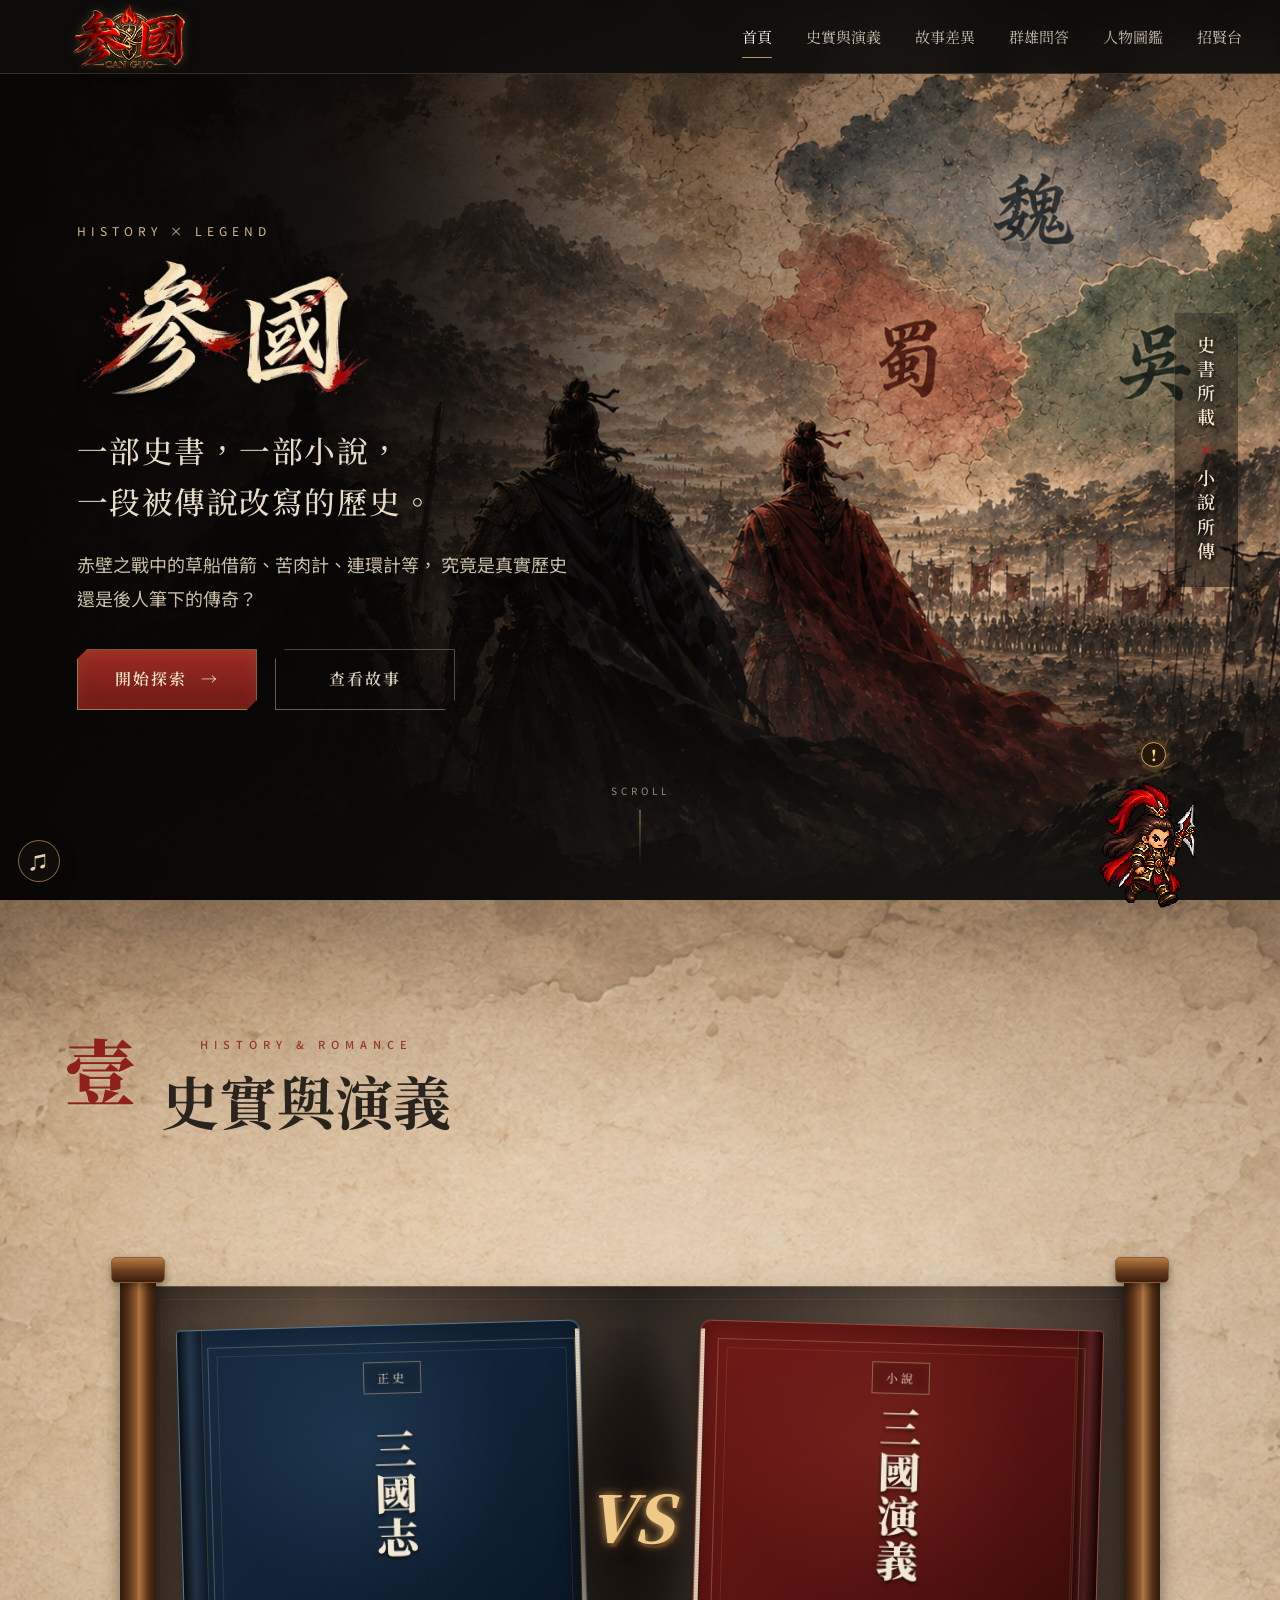
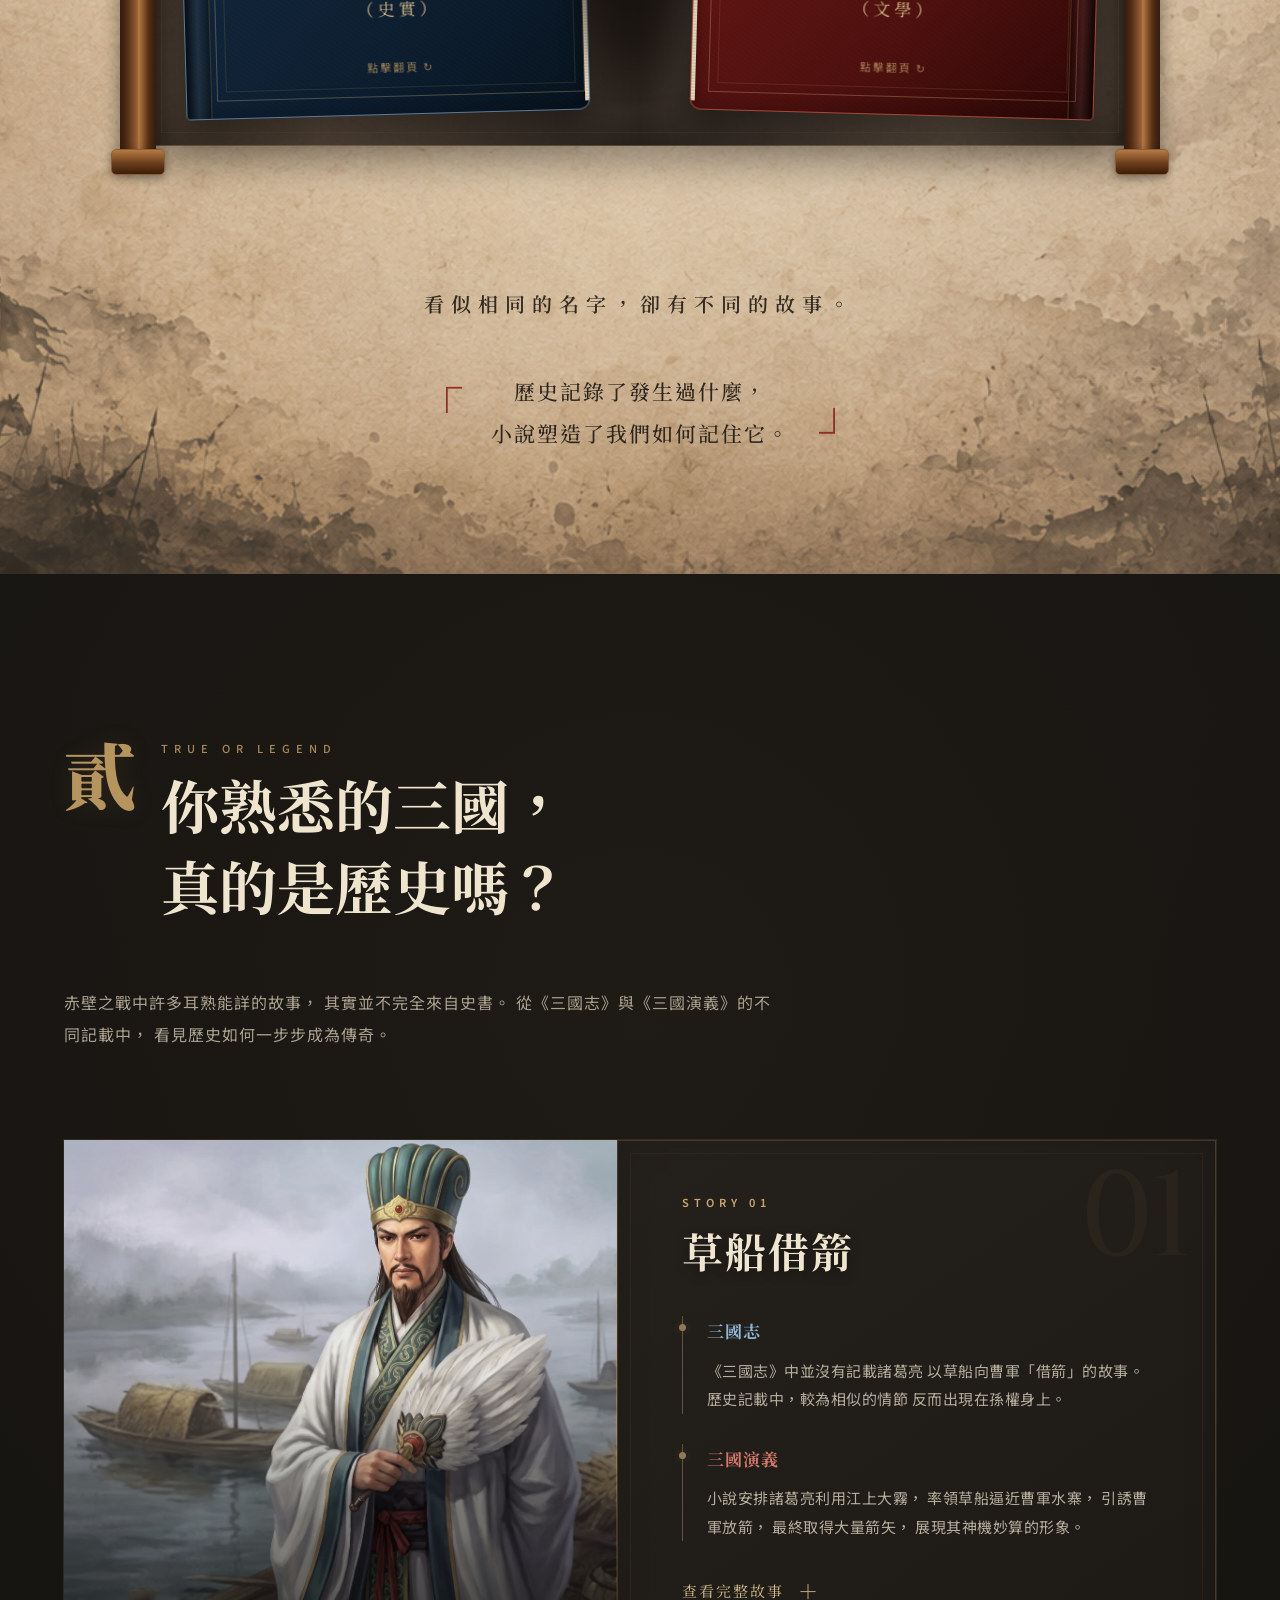
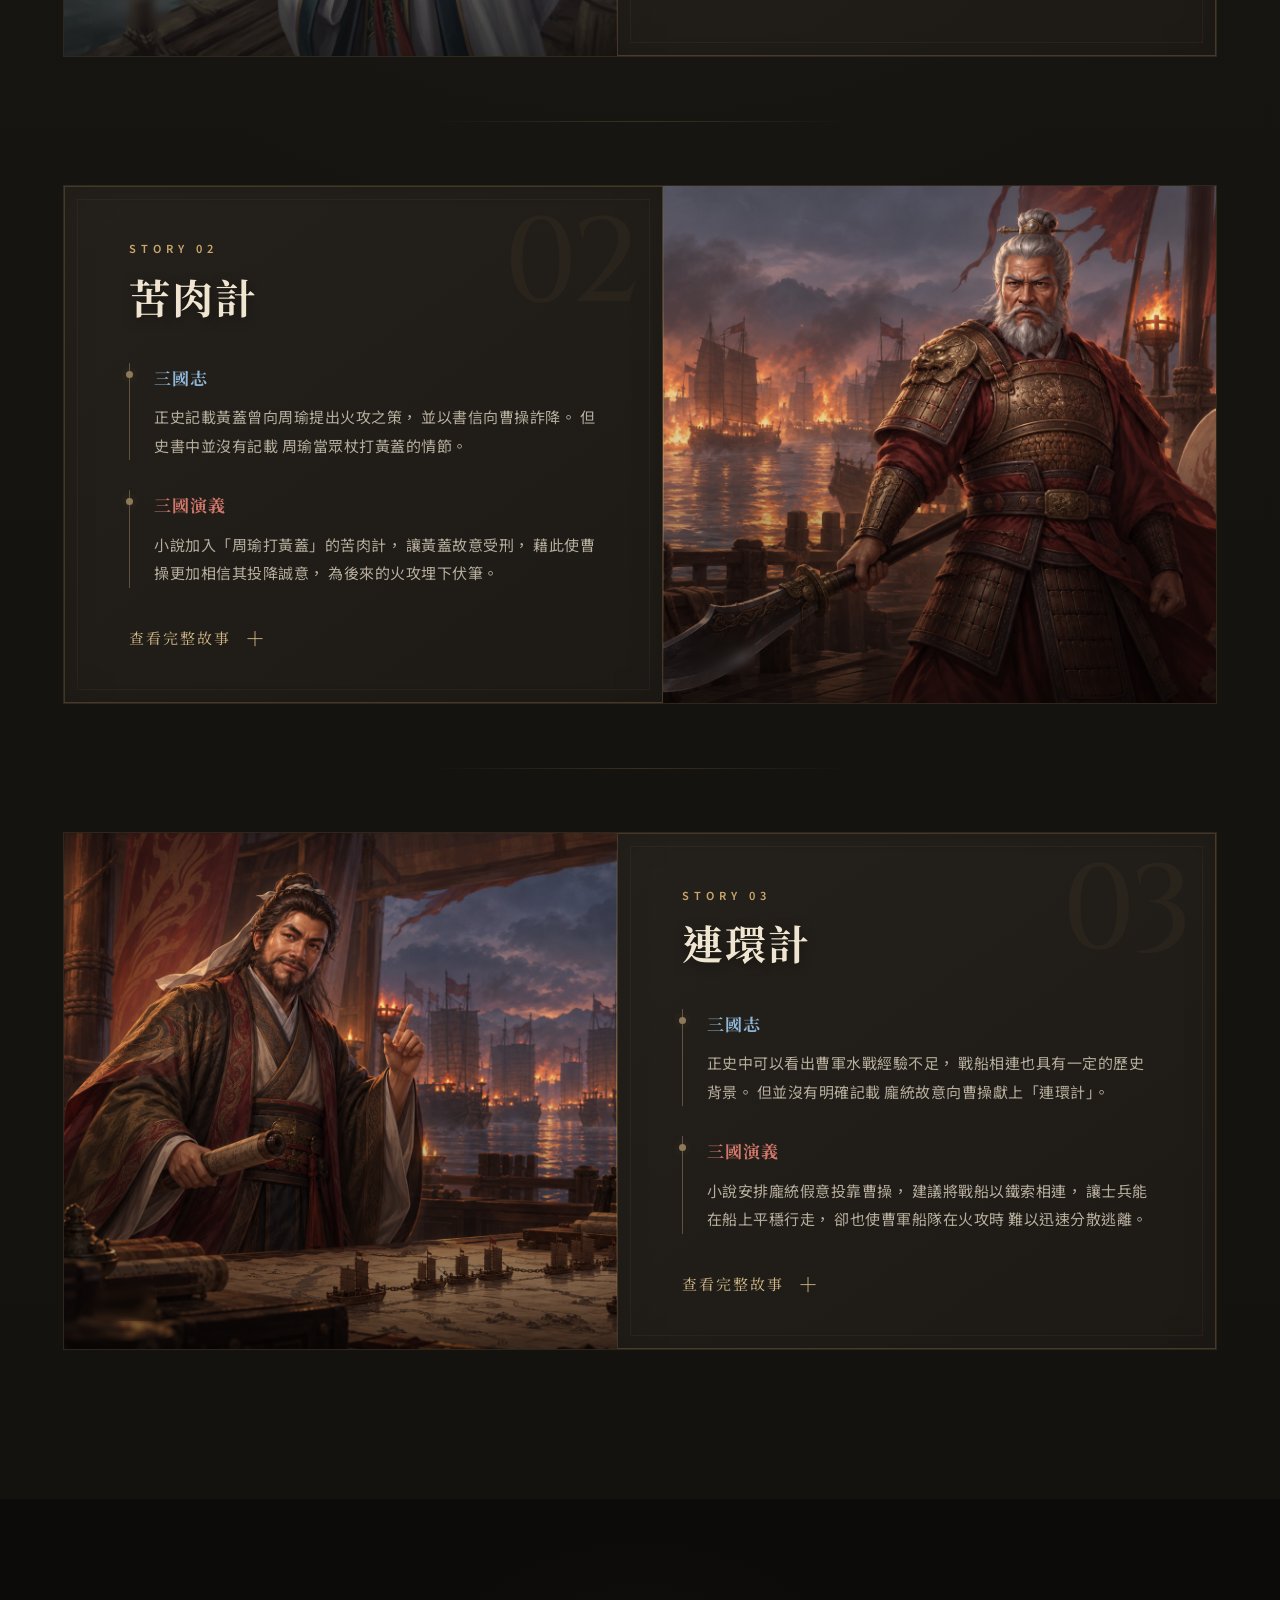
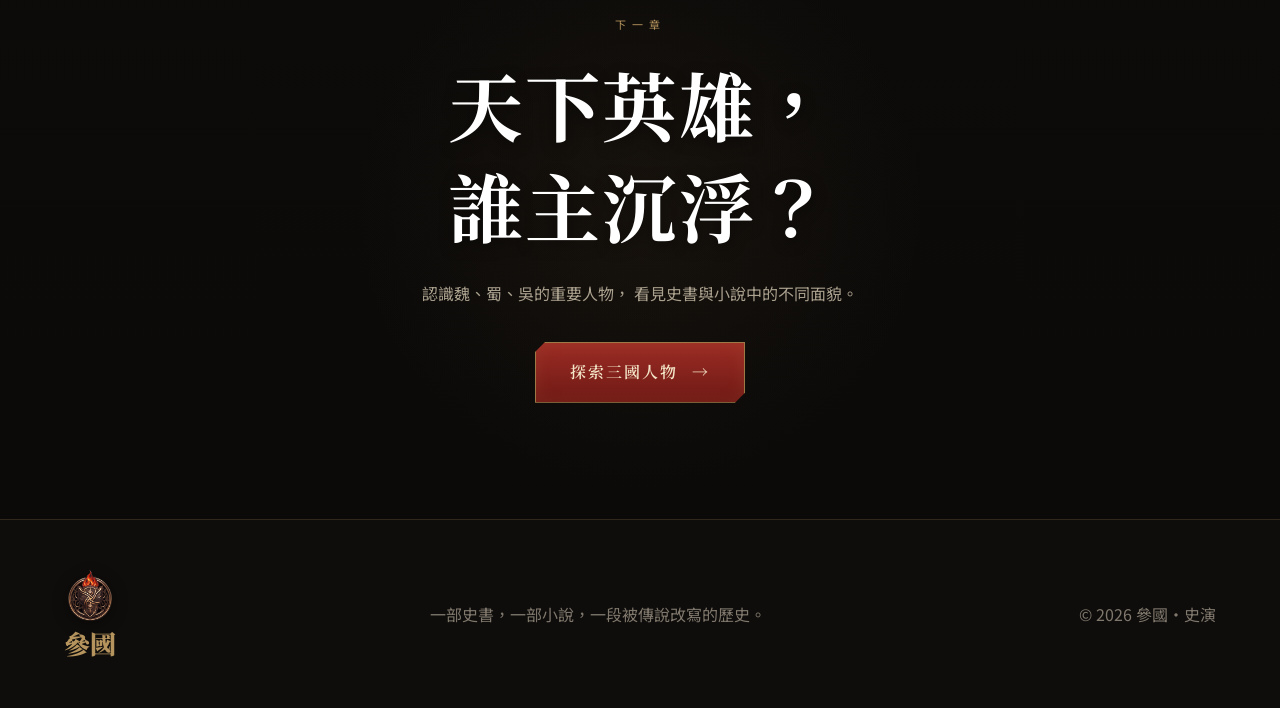
<file: index.html>
<!DOCTYPE html>
<html lang="zh-Hant">

<head>
  <meta charset="UTF-8">
  <meta name="viewport" content="width=device-width, initial-scale=1.0">

  <title>參國・史演</title>

  <!-- Google Fonts -->
  <link rel="preconnect" href="https://fonts.googleapis.com">
  <link rel="preconnect" href="https://fonts.gstatic.com" crossorigin>
  <link href="https://fonts.googleapis.com/css2?family=Cinzel:wght@500;600&family=Ma+Shan+Zheng&family=Noto+Sans+TC:wght@400;500;600;700&family=Noto+Serif+TC:wght@500;600;700;900&display=swap" rel="stylesheet">
<!-- 網頁 Favicon 圖標 (JPG 檔) -->
  <link rel="icon" type="image/png" sizes="100x100" href="images/logo1.png">
  <link rel="stylesheet" href="css/HomePage.css">
  <link rel="stylesheet" href="css/HistorySection.css">
  <link rel="stylesheet" href="css/story.css">
  <link rel="stylesheet" href="css/QuizEntry.css">
</head>


<body class="home-page">

  <!-- =========================
       Navigation
  ========================== -->

  <header class="navbar">

    <div class="nav-container">

      <a href="HomePage.html" class="logo">
        <img src="images/1212.webp" alt="參國・史演 Logo" class="logo-img">
      </a>

      <nav class="nav-menu" id="primaryNav">

        <a href="#home" class="active">
          首頁
        </a>

        <a href="#history">
          史實與演義
        </a>

        <a href="#stories">
          故事差異
        </a>

        <a href="QuizEntry.html">
          群雄問答
        </a>

        <a href="Card.html">
          人物圖鑑
        </a>

        <a href="Pickcard.html">
          招賢台
        </a>

      </nav>

      <button
        class="mobile-menu-btn"
        type="button"
        aria-label="開啟選單"
        aria-expanded="false"
        aria-controls="primaryNav"
      >
        ☰
      </button>

    </div>

  </header>



  <main>

    <!-- =========================
         Hero
    ========================== -->

    <section
      class="hero"
      id="home"
    >

      <div class="hero-overlay"></div>


      <div class="hero-content">

        <p class="hero-label">
          HISTORY × LEGEND
        </p>

<div class="hero-title-image">
  <img src="images/hero-title.png" alt="參國">
</div>

        <h2>
          一部史書，一部小說，<br>
          一段被傳說改寫的歷史。
        </h2>
                                                      
        <p class="hero-description">
          赤壁之戰中的草船借箭、苦肉計、連環計等，
          究竟是真實歷史<br>還是後人筆下的傳奇？
        </p>

        <div class="hero-buttons">

          <a
            href="#history"
            class="btn btn-primary"
          >
            開始探索
            <span>→</span>
          </a>

          <a
            href="#stories"
            class="btn btn-secondary"
          >
            查看故事
          </a>

        </div>

      </div>


<div class="hero-side-text">

    <span class="side-item">
        史書所載
    </span>

    <span class="dot"></span>

    <span class="side-item">
        小說所傳
    </span>

</div>


      <div class="scroll-hint">
        <span>SCROLL</span>
        <div class="scroll-line"></div>
      </div>

    </section>



    <!-- =========================
         Introduction (3D 翻頁卷軸)
    ========================== -->

    <section class="history-section" id="history">

  <div class="section-container">

    <!-- =========================
         區塊標題
    ========================== -->
    <div class="section-heading">

      <p class="section-number">
        壹
      </p>

      <div>

        <p class="section-label">
          HISTORY & ROMANCE
        </p>

        <h2>
          史實與演義
        </h2>

      </div>

    </div>


    <!-- =========================
         背景舞台
         背景圖放在 history-stage
    ========================== -->
    <div class="history-stage">


      <!-- =========================
           卷軸主體
      ========================== -->
      <div class="scroll-wrapper">


        <!-- 左側木卷軸 -->
        <div class="scroll-handle handle-left"></div>


        <!-- =========================
             中間內容
        ========================== -->
        <div class="history-intro">


          <!-- =========================
               左側：三國志
          ========================== -->
          <div
            class="history-book history-record"
            onclick="flipBook(this)"
          >

            <div class="book-card-inner">


              <!-- 正面 -->
              <div class="book-front">

                <div class="book-inner">

                  <span class="book-tag">
                    正史
                  </span>

                  <h3 class="vertical-title">
                    三國志
                  </h3>

                  <p class="vertical-subtitle">
                    （史實）
                  </p>

                  <p class="flip-hint">
                    點擊翻頁 ↻
                  </p>

                </div>

              </div>


              <!-- 背面 -->
              <div class="book-back">

                <div class="book-inner">

                  <p class="book-author">
                    西晉・陳壽
                  </p>

                  <p class="book-desc">
                    《三國志》是記載魏、蜀、吳三國歷史的重要史書，
                    主要以人物傳記的方式記錄當時的政治、軍事與歷史事件。
                  </p>

                  <p class="flip-hint">
                    點擊返回 ↺
                  </p>

                </div>

              </div>


            </div>

          </div>


          <!-- =========================
               中間：VS
          ========================== -->
          <div class="history-vs">

            <div class="vs-slash">
              VS
            </div>

          </div>


          <!-- =========================
               右側：三國演義
          ========================== -->
          <div
            class="history-book history-romance"
            onclick="flipBook(this)"
          >

            <div class="book-card-inner">


              <!-- 正面 -->
              <div class="book-front">

                <div class="book-inner">

                  <span class="book-tag">
                    小說
                  </span>

                  <h3 class="vertical-title">
                    三國演義
                  </h3>

                  <p class="vertical-subtitle">
                    （文學）
                  </p>

                  <p class="flip-hint">
                    點擊翻頁 ↻
                  </p>

                </div>

              </div>


              <!-- 背面 -->
              <div class="book-back">

                <div class="book-inner">

                  <p class="book-author">
                    明・羅貫中
                  </p>

                  <p class="book-desc">
                    《三國演義》以三國歷史為基礎，
                    加入大量人物塑造、虛構情節與戲劇化描寫，
                    成為後世最熟悉的三國故事來源。
                  </p>

                  <p class="flip-hint">
                    點擊返回 ↺
                  </p>

                </div>

              </div>


            </div>

          </div>


        </div>
        <!-- history-intro 結束 -->


        <!-- 右側木卷軸 -->
        <div class="scroll-handle handle-right"></div>


      </div>
      <!-- scroll-wrapper 結束 -->


    </div>
    <!-- history-stage 結束 -->


    <!-- =========================
         底部標語
    ========================== -->
    <div class="history-bottom-text">

      看似相同的名字，卻有不同的故事。

    </div>


    <!-- =========================
         引言
    ========================== -->
    <div class="history-quote">

      <span class="quote-mark">
        「
      </span>

      <p>
        歷史記錄了發生過什麼，<br>
        小說塑造了我們如何記住它。
      </p>

      <span class="quote-mark">
        」
      </span>

    </div>


  </div>

</section>


    <!-- =========================
         Stories
    ========================== -->

<section
  class="stories-section"
  id="stories"
>

  <div class="section-container">


    <!-- =========================
         區塊標題
    ========================== -->

    <div class="section-heading">

      <p class="section-number">
        貳
      </p>

      <div>

        <p class="section-label">
          TRUE OR LEGEND
        </p>

        <h2>
          你熟悉的三國，
          <br>
          真的是歷史嗎？
        </h2>

      </div>

    </div>


    <!-- 區塊介紹 -->

    <p class="stories-description">
      赤壁之戰中許多耳熟能詳的故事，
      其實並不完全來自史書。
      從《三國志》與《三國演義》的不同記載中，
      看見歷史如何一步步成為傳奇。
    </p>


    <!-- =========================
         STORY LIST
    ========================== -->

    <div class="story-list">


      <!-- =====================================
           STORY 01
           草船借箭
      ====================================== -->

      <article class="story-card">

        <div class="story-image story-image-1">

          <span class="story-badge">
            諸葛亮
          </span>

        </div>


        <div class="story-content" data-number="01">

          <p class="story-question">
            STORY 01
          </p>

          <h3>
            草船借箭
          </h3>


          <div class="story-compare">

            <div>

              <span class="compare-title history">
                三國志
              </span>

              <p>
                《三國志》中並沒有記載諸葛亮
                以草船向曹軍「借箭」的故事。
                歷史記載中，較為相似的情節
                反而出現在孫權身上。
              </p>

            </div>


            <div>

              <span class="compare-title romance">
                三國演義
              </span>

              <p>
                小說安排諸葛亮利用江上大霧，
                率領草船逼近曹軍水寨，
                引誘曹軍放箭，
                最終取得大量箭矢，
                展現其神機妙算的形象。
              </p>

            </div>

          </div>


          <!-- 展開按鈕 -->
          <button
            class="story-toggle"
            type="button"
            onclick="toggleStory(this)"
          >
            <span class="toggle-text">
              查看完整故事
            </span>

            <span class="toggle-icon">
              ＋
            </span>
          </button>


          <!-- 完整故事 -->
          <div class="story-extra">

            <div class="story-extra-inner">

              <h4>
                草船借箭的完整故事
              </h4>

              <p>
                在《三國演義》中，周瑜為了試探諸葛亮，
                要求他在短時間內準備大量箭矢。
                諸葛亮卻表示只需三日便能完成。
              </p>

              <p>
                他利用江上濃霧，命人在船上布置草人，
                並率船靠近曹軍水寨。
                曹軍因霧氣太濃，不敢貿然出戰，
                於是命弓弩手向江面大量放箭。
              </p>

              <p>
                箭矢紛紛射在船上的草人之上，
                諸葛亮因此取得大量箭矢，
                完成周瑜交付的任務。
              </p>

              <p>
                然而《三國志》中並沒有記載諸葛亮
                曾經以這種方式取得箭矢。
                這段情節主要是小說為了強化
                諸葛亮神機妙算的形象而塑造。
              </p>

            </div>

          </div>

        </div>

      </article>



      <!-- =====================================
           STORY 02
           苦肉計
      ====================================== -->

      <article class="story-card reverse">

        <div class="story-image story-image-2">

          <span class="story-badge">
            黃蓋
          </span>

        </div>


        <div class="story-content" data-number="02">

          <p class="story-question">
            STORY 02
          </p>

          <h3>
            苦肉計
          </h3>


          <div class="story-compare">

            <div>

              <span class="compare-title history">
                三國志
              </span>

              <p>
                正史記載黃蓋曾向周瑜提出火攻之策，
                並以書信向曹操詐降。
                但史書中並沒有記載
                周瑜當眾杖打黃蓋的情節。
              </p>

            </div>


            <div>

              <span class="compare-title romance">
                三國演義
              </span>

              <p>
                小說加入「周瑜打黃蓋」的苦肉計，
                讓黃蓋故意受刑，
                藉此使曹操更加相信其投降誠意，
                為後來的火攻埋下伏筆。
              </p>

            </div>

          </div>


          <!-- 展開按鈕 -->
          <button
            class="story-toggle"
            type="button"
            onclick="toggleStory(this)"
          >
            <span class="toggle-text">
              查看完整故事
            </span>

            <span class="toggle-icon">
              ＋
            </span>
          </button>


          <!-- 完整故事 -->
          <div class="story-extra">

            <div class="story-extra-inner">

              <h4>
                苦肉計的完整故事
              </h4>

              <p>
                赤壁之戰前，黃蓋向周瑜提出利用火攻
                對付曹操船隊的想法，
                並準備以假投降的方式接近曹軍。
              </p>

              <p>
                在《三國演義》中，
                周瑜與黃蓋共同設計苦肉計。
                黃蓋故意在眾人面前與周瑜發生衝突，
                隨後遭到杖刑。
              </p>

              <p>
                黃蓋再以受到周瑜迫害為理由向曹操投降，
                使曹操相信他的投降並非詐計。
                最後黃蓋率裝滿易燃物的船隻接近曹軍，
                成為赤壁火攻的重要一環。
              </p>

              <p>
                正史確實記載黃蓋提出火攻並向曹操詐降，
                但並沒有「周瑜打黃蓋」這段苦肉情節。
              </p>

            </div>

          </div>

        </div>

      </article>



      <!-- =====================================
           STORY 03
           連環計
      ====================================== -->

      <article class="story-card">

        <div class="story-image story-image-3">

          <span class="story-badge">
            龐統
          </span>

        </div>


        <div class="story-content" data-number="03">

          <p class="story-question">
            STORY 03
          </p>

          <h3>
            連環計
          </h3>


          <div class="story-compare">

            <div>

              <span class="compare-title history">
                三國志
              </span>

              <p>
                正史中可以看出曹軍水戰經驗不足，
                戰船相連也具有一定的歷史背景。
                但並沒有明確記載
                龐統故意向曹操獻上「連環計」。
              </p>

            </div>


            <div>

              <span class="compare-title romance">
                三國演義
              </span>

              <p>
                小說安排龐統假意投靠曹操，
                建議將戰船以鐵索相連，
                讓士兵能在船上平穩行走，
                卻也使曹軍船隊在火攻時
                難以迅速分散逃離。
              </p>

            </div>

          </div>


          <!-- 展開按鈕 -->
          <button
            class="story-toggle"
            type="button"
            onclick="toggleStory(this)"
          >
            <span class="toggle-text">
              查看完整故事
            </span>

            <span class="toggle-icon">
              ＋
            </span>
          </button>


          <!-- 完整故事 -->
          <div class="story-extra">

            <div class="story-extra-inner">

              <h4>
                連環計的完整故事
              </h4>

              <p>
                《三國演義》中，曹軍多為北方士兵，
                不習慣長時間在船上作戰，
                因此容易暈船。
              </p>

              <p>
                龐統來到曹營後，
                向曹操建議將大小戰船以鐵索相連，
                並在船上鋪設木板，
                讓士兵可以如履平地。
              </p>

              <p>
                曹操接受建議後，
                大量戰船被連接在一起。
                這雖然提高了船隊的穩定性，
                卻也使火勢一旦蔓延，
                各船難以迅速分離。
              </p>

              <p>
                小說因此把「連環船」
                描寫成赤壁火攻成功的重要伏筆，
                並將龐統塑造成整個計策中的關鍵人物。
                但正史沒有明確記載
                龐統曾向曹操獻上這項計策。
              </p>

            </div>

          </div>

        </div>

      </article>


    </div>

  </div>

</section>


<!-- =========================
     Next Section
========================== -->

<section class="next-section">

  <div>

    <p>
      下一章
    </p>

    <h2>
      天下英雄，
      <br>
      誰主沉浮？
    </h2>

    <p class="next-description">
      認識魏、蜀、吳的重要人物，
      看見史書與小說中的不同面貌。
    </p>

    <a href="Card.html" class="btn btn-primary">

      探索三國人物

      <span>
        →
      </span>

    </a>

  </div>

</section>




  </main>



  <!-- =========================
       Footer
  ========================== -->

  <footer>

    <div class="footer-container">

      <div class="footer-logo">
        <img src="images/logo1.webp" alt="" class="footer-mark" aria-hidden="true">
        參國
      </div>

      <p>
        一部史書，一部小說，一段被傳說改寫的歷史。
      </p>

      <span>
        © 2026 參國・史演
      </span>

    </div>

  </footer>
<!-- =========================
     全站 NPC 彩蛋
========================== -->

<div class="site-npc" id="siteNpc">

  <!-- 對話框 -->
  <div
    class="npc-dialogue"
    id="npcDialogue"
  >

    <div
      class="npc-dialogue-name"
      id="npcName"
    >
      曹操
    </div>

    <p id="npcDialogueText">
      「天下英雄，誰堪與孤一論？」
    </p>

    <span class="npc-dialogue-next">
      ▶
    </span>

  </div>


  <!-- NPC 本體 -->
  <button
    class="npc-character"
    id="npcCharacter"
    type="button"
    aria-label="與 NPC 互動"
  >

    <!-- 頭上的驚嘆號 -->
    <span
      class="npc-alert"
      id="npcAlert"
    >
      !
    </span>

    <!-- NPC Sprite -->
    <span
      class="npc-sprite"
      id="npcSprite"
    ></span>

  </button>

</div>


<!-- =====================================================
     貂蟬跑進來
===================================================== -->

<div
  class="dc-runner"
  id="dcRunner"
  aria-hidden="true"
>
  <span
    class="dc-sprite"
    id="dcSprite"
  ></span>
</div>


<!-- =====================================================
     呂布 × 貂蟬 親吻停止畫面
===================================================== -->

<div
  class="kiss-scene"
  id="kissScene"
  aria-hidden="true"
>
  <span
    class="kiss-sprite"
    id="kissSprite"
  ></span>
</div>


<script src="js/main.js"></script>
<script src="js/report-preload.js" defer></script>

<script>
  const bookFlipSound = new Audio("audio/book-flip.mp3");
  bookFlipSound.preload = "auto";
  bookFlipSound.volume = 0.9;

  function playBookFlipSound() {
    const sound = bookFlipSound.cloneNode(true);
    sound.volume = 0.9;
    sound.currentTime = 0;

    sound.play().catch(error => {
      console.warn("書本翻頁音效播放失敗：", error);
    });
  }

  function flipBook(element) {
    playBookFlipSound();
    element.classList.toggle('flipped');
  }
</script>

</body>
</html>
</file>
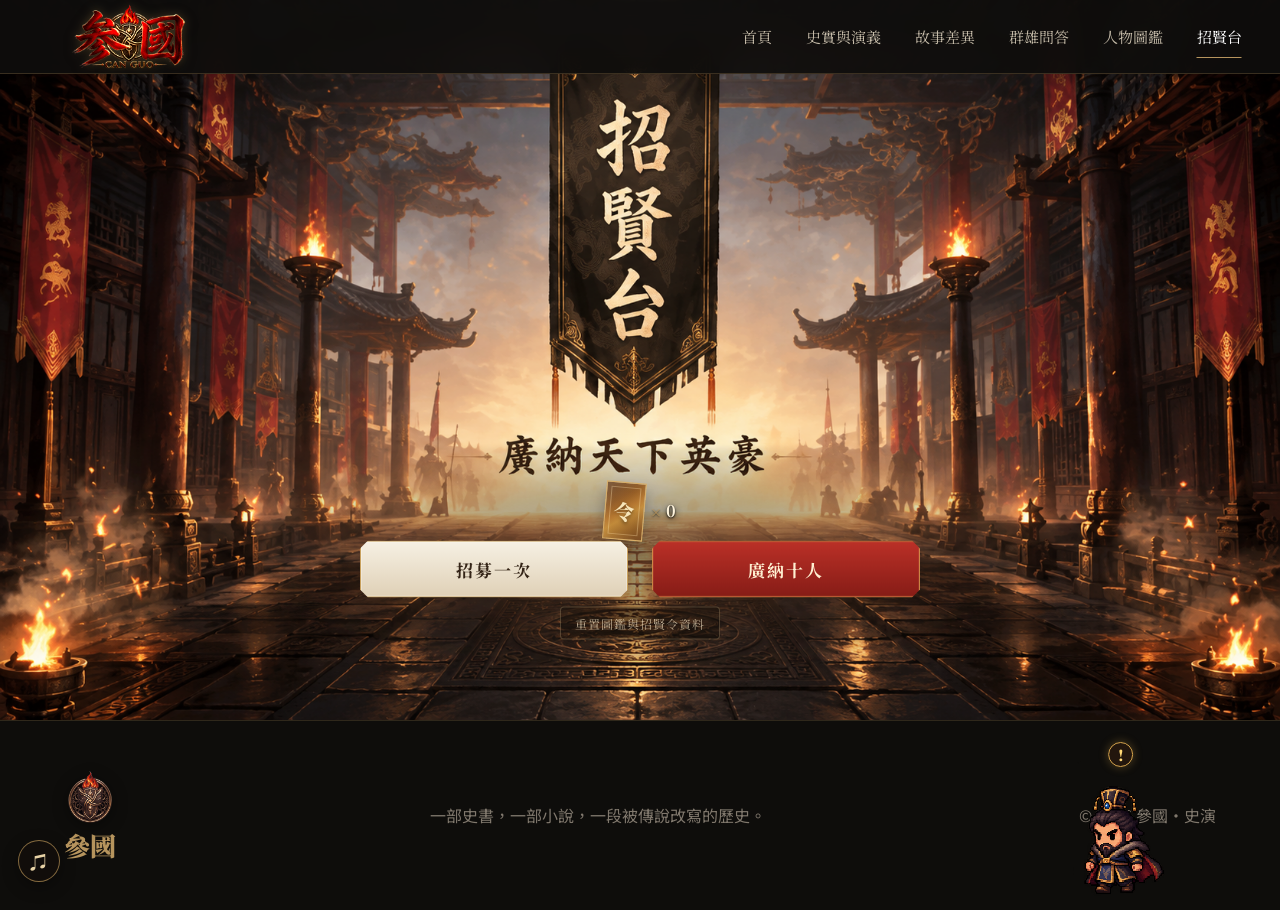
<file: Pickcard.html>
<!DOCTYPE html>



<html lang="zh-Hant">



<head>



  <meta charset="UTF-8">



  <meta name="viewport" content="width=device-width, initial-scale=1.0">



  <title>招賢台｜參國・史演</title>



  <!-- Google Fonts -->

  <link rel="preconnect" href="https://fonts.googleapis.com">



  <link

    rel="preconnect"

    href="https://fonts.gstatic.com"

    crossorigin

  >



  <link

    href="https://fonts.googleapis.com/css2?family=Cinzel:wght@500;600&family=Noto+Sans+TC:wght@400;500;600;700&family=Noto+Serif+TC:wght@500;600;700;900&display=swap"

    rel="stylesheet"

  >





  <!-- 共用樣式：Navbar / Footer / Buttons -->

  <link

    rel="stylesheet"

    href="css/HomePage.css"

  >





  <!-- 招賢台專屬 CSS -->

  <link

    rel="stylesheet"

    href="css/Pickcard.css"

  >

  <!-- 曹操漫畫抽卡前場（獨立樣式） -->
  <link rel="stylesheet" href="css/GachaIntro.css">
  <!-- 抽卡音效：僅預載，不改動既有抽卡流程 -->
  <link rel="preload" href="audio/card-flip.mp3" as="audio" type="audio/mpeg">
  <link rel="preload" href="audio/ssr-reveal.mp3" as="audio" type="audio/mpeg">
  <link rel="preload" href="audio/gacha-card-drop.mp3" as="audio" type="audio/mpeg">
  <link rel="preload" href="audio/gacha-single-charge.mp3" as="audio" type="audio/mpeg">
  <link rel="preload" href="audio/gacha-intro-page.mp3" as="audio" type="audio/mpeg">
  <link rel="preload" href="audio/gacha-intro-glow.mp3" as="audio" type="audio/mpeg">
  <link rel="preload" href="audio/gacha-intro-eye.mp3" as="audio" type="audio/mpeg">
  <link rel="preload" href="audio/gacha-intro-rumble.mp3" as="audio" type="audio/mpeg">
  <link rel="preload" href="audio/gacha-intro-burst.mp3" as="audio" type="audio/mpeg">
  <link rel="preload" href="audio/gacha-intro-flash.mp3" as="audio" type="audio/mpeg">
  <link rel="preload" href="audio/gacha-ten-bgm.mp3" as="audio" type="audio/mpeg">





  <link

    rel="icon"

    type="image/png"

    sizes="100x100"

    href="images/logo1.png"

  >
  <!-- ===== 抽卡節奏精修測試：只整理震動→翻牌；SSR 原本金光完整保留 ===== -->
  <style id="gachaRhythmRefine">
    /*
      1) 單抽：翻牌前短蓄力一次；十抽：十張落完後集體短蓄力一次，再依序翻牌。
      2) 不碰既有 3D rotateY 翻牌、不碰 v5 落牌、不碰漫畫過場。
      3) 不覆蓋 SSR 的 epicGoldGlow / cardShine，讓 Pickcard.css 原本金光與流光照常運作。
    */
    @keyframes gachaChargeRefined {
      0%   { transform: translate(0, 0) rotate(0deg); }
      18%  { transform: translate(-0.6px, 0.3px) rotate(-0.12deg); }
      36%  { transform: translate(0.7px, -0.4px) rotate(0.14deg); }
      54%  { transform: translate(-0.8px, -0.2px) rotate(-0.16deg); }
      70%  { transform: translate(1.2px, 0.3px) rotate(0.22deg); }
      82%  { transform: translate(-1.8px, -0.5px) rotate(-0.34deg); }
      92%  { transform: translate(1.5px, 0.4px) rotate(0.28deg); }
      100% { transform: translate(0, 0) rotate(0deg); }
    }

    .card-3d-container.shaking {
      animation: gachaChargeRefined var(--gacha-charge-duration, 0.46s) cubic-bezier(.35,.05,.2,1) 1 both !important;
      transform-origin: center center;
    }

    /*
      十連抽專用：
      總蓄力時間仍由 JS 控制為 900ms，
      但震動本身恢復成快速連續循環，不再把 900ms 當成「只震一次」。
      直接沿用原本 Pickcard.css 的 violentShake 幅度，
      並把每輪縮到 0.16s，讓十張一起震時更有蓄力感。
      單抽不受影響。
    */
    #gachaModalContent.wide-modal .card-3d-container.shaking {
      animation: violentShake 0.16s linear infinite !important;
      transform-origin: center center;
    }

    @media (prefers-reduced-motion: reduce) {
      .card-3d-container.shaking,
      #gachaModalContent.wide-modal .card-3d-container.shaking {
        animation: none !important;
      }
    }
  </style>


</head>





<body>





  <!-- =========================

       Navbar

  ========================== -->



  <header class="navbar">



    <div class="nav-container">





      <a

        href="HomePage.html"

        class="logo"

      >



        <img

          src="images/1212.webp"

          alt="參國・史演 Logo"

          class="logo-img"

        >



      </a>





      <nav class="nav-menu" id="primaryNav">



        <a href="HomePage.html">

          首頁

        </a>



        <a href="HomePage.html#history">

          史實與演義

        </a>



        <a href="HomePage.html#stories">

          故事差異

        </a>



        <a href="QuizEntry.html">

          群雄問答

        </a>



        <a href="Card.html">

          人物圖鑑

        </a>



        <a

          href="Pickcard.html"

          class="active"

        >

          招賢台

        </a>



      </nav>





      <button
        class="mobile-menu-btn"
        type="button"
        aria-label="開啟選單"
        aria-expanded="false"
        aria-controls="primaryNav"
      >
        ☰
      </button>





    </div>



  </header>







  <!-- =========================

       招賢台主內容區

  ========================== -->



  <main class="pickcard-main">





    <!--

      背景使用真正的圖片層，

      不用 CSS background，

      避免 cover 或 100% 100% 壓縮裁切。

    -->



    <img

      src="images/招賢台背景.png"

      alt=""

      class="pickcard-bg"

      aria-hidden="true"

    >





    <div class="pickcard-container">





      <!-- =========================

           CSS 招賢令

      ========================== -->



      <div

        class="recruit-token-panel"

        aria-label="目前招賢令數量"

      >



        <div

          class="recruit-token"

          aria-hidden="true"

        >



          <span class="recruit-token-word">

            令

          </span>



        </div>





        <div class="recruit-token-count">



          <span class="recruit-token-times">

            ×

          </span>



          <span id="tokenCount">

            0

          </span>



        </div>



      </div>







      <!-- =========================

           招募按鈕

      ========================== -->



      <div class="pickcard-actions">



        <button

          class="btn pick-btn-secondary"

          type="button"

          onclick="recruit(1)"

        >
          招募一次

        </button>





        <button

          class="btn pick-btn-primary"

          type="button"

          onclick="recruit(10)"

        >
          廣納十人

        </button>



      </div>







      <!-- =========================

           重置

      ========================== -->



      <button

        class="pickcard-reset-btn"

        type="button"

        onclick="resetGameData()"

      >

        重置圖鑑與招賢令資料

      </button>





    </div>



  </main>








  <!-- =============================================
       十連抽前場：曹操・改寫歷史漫畫動畫
       一次只顯示一格，播放後進入原本的十連抽翻牌
  ============================================== -->
  <div id="gachaIntro" class="gacha-intro" aria-hidden="true" role="dialog" aria-label="曹操漫畫抽卡動畫">
    <div class="gacha-intro__shade"></div>
    <div class="gacha-intro__scene gacha-intro__scene--1" data-comic-scene="0">
      <div class="gacha-intro__frame"><img src="images/gacha-comic/01.webp" alt="曹操閱覽史書" draggable="false"></div>
    </div>
    <div class="gacha-intro__scene gacha-intro__scene--2" data-comic-scene="1">
      <div class="gacha-intro__frame"><img src="images/gacha-comic/02.webp" alt="書中金光開始湧現" draggable="false"></div>
    </div>
    <div class="gacha-intro__scene gacha-intro__scene--3" data-comic-scene="2">
      <div class="gacha-intro__frame"><img src="images/gacha-comic/03.webp" alt="史書震動，曹操驚訝" draggable="false"><div class="gacha-intro__prelight"></div></div>
    </div>
    <div class="gacha-intro__scene gacha-intro__scene--4" data-comic-scene="3">
      <div class="gacha-intro__frame"><img src="images/gacha-comic/04.webp" alt="史書爆發金光，千軍萬馬現身" draggable="false"><div class="gacha-intro__pageblast"></div></div>
      <div class="gacha-intro__surge"></div>
    </div>
    <div class="gacha-intro__scene gacha-intro__scene--5" data-comic-scene="4">
      <div class="gacha-intro__eye-line"></div>
      <div class="gacha-intro__frame"><img id="gachaIntroScene5Image" src="images/gacha-comic/05.webp" alt="曹操金瞳展開" draggable="false" data-default-src="images/gacha-comic/05.webp" data-default-alt="曹操金瞳展開" data-default-position="50% 46%"><div class="gacha-intro__eye-glow-v5"></div></div>
    </div>
    <div id="gachaIntroShock" class="gacha-intro__shock"></div>
    <div id="gachaIntroFlash" class="gacha-intro__flash"></div>
    <button id="gachaIntroSkip" type="button" class="gacha-intro__skip">跳過動畫 <span aria-hidden="true">»</span></button>
  </div>

  <!-- =========================

       抽卡成果展示彈窗

  ========================== -->



  <div

    id="gachaModal"

    class="gacha-modal-overlay gacha-result-layer"

    style="display: none;"

  >



    <div

      class="gacha-modal-content gacha-anim-box gacha-result-stage"

      id="gachaModalContent"

    >



      <h2 class="gacha-title">

        ── 恭 喜 獲 得 ──

      </h2>





      <!-- 動態放置卡片 -->



      <div

        class="gacha-cards-box"

        id="gachaCardBox"

      ></div>





      <!-- 抽卡完成後按鈕 -->



      <div

        class="gacha-btn-group"

        id="gachaBtnGroup"

        style="

          margin-top: 20px;

          opacity: 0;

          pointer-events: none;

          transition: opacity 0.5s;

        "

      >



        <button

          class="btn pick-btn-secondary"

          onclick="closeGachaModal()"

        >

          返回招賢台

        </button>





        <a

          href="Card.html"

          class="btn btn-primary pick-btn-primary"

          style="

            text-decoration: none;

            display: flex;

            align-items: center;

            justify-content: center;

          "

        >

          查看圖鑑

        </a>



      </div>



    </div>



  </div>







  <!-- =========================

       招賢台自訂提示 / 確認視窗

  ========================== -->



  <div

    class="pick-alert-overlay"

    id="pickAlert"

    aria-hidden="true"

  >



    <div

      class="pick-alert-box"

      role="dialog"

      aria-modal="true"

      aria-labelledby="pickAlertTitle"

    >



      <div class="pick-alert-ornament">

        ◇

      </div>





      <h3

        class="pick-alert-title"

        id="pickAlertTitle"

      >

        提 示

      </h3>





      <p

        class="pick-alert-message"

        id="pickAlertMessage"

      >

        提示內容

      </p>





      <div class="pick-alert-actions">



        <button

          type="button"

          class="pick-alert-btn pick-alert-btn-cancel"

          id="pickAlertCancel"

        >

          取 消

        </button>





        <button

          type="button"

          class="pick-alert-btn pick-alert-btn-confirm"

          id="pickAlertConfirm"

        >

          確 定

        </button>



      </div>



    </div>



  </div>







  <!-- =========================

       Footer

  ========================== -->



  <footer>



    <div class="footer-container">



      <div class="footer-logo">

        <img src="images/logo1.webp" alt="" class="footer-mark" aria-hidden="true">
        參國

      </div>



      <p>

        一部史書，一部小說，一段被傳說改寫的歷史。

      </p>



      <span>

        © 2026 參國・史演

      </span>



    </div>



  </footer>







  <!-- ======================================================

       招賢台抽卡與機率邏輯

  ====================================================== -->



  <script>

    // ==========================================
    // 曹操五格漫畫抽卡前場（不更動抽卡機率與翻牌邏輯）
    // ==========================================
    let gachaComicBusy = false;
    let gachaComicTimers = [];
    let gachaComicDone = null;

    // ==========================================
    // SSR 揭曉音效（只在 SSR 卡真正翻開時播放）
    // 音檔位置：audio/ssr-reveal.mp3
    // ==========================================
    // 卡牌翻牌音效：R / SR / SSR 每張真正翻開時都播放。
    // SSR 會在同一個翻牌瞬間再疊加下方的古戰場揭曉音效。
    const CARD_FLIP_SOUND_SRC = 'audio/card-flip.mp3';
    const cardFlipSoundTemplate = new Audio(CARD_FLIP_SOUND_SRC);
    cardFlipSoundTemplate.preload = 'auto';
    cardFlipSoundTemplate.volume = 0.70;

    const SSR_REVEAL_SOUND_SRC = 'audio/ssr-reveal.mp3';
    const ssrRevealSoundTemplate = new Audio(SSR_REVEAL_SOUND_SRC);
    ssrRevealSoundTemplate.preload = 'auto';
    ssrRevealSoundTemplate.volume = 1.00;

    function primeSSRRevealSound() {
      // 第一次使用者互動時先喚醒／載入音效，降低手機與線上版首次播放延遲。
      const probe = ssrRevealSoundTemplate.cloneNode(true);
      probe.muted = true;
      probe.volume = 0;

      const playPromise = probe.play();
      if (playPromise && typeof playPromise.then === 'function') {
        playPromise
          .then(() => {
            probe.pause();
            probe.currentTime = 0;
          })
          .catch(() => {});
      }
    }

    function primeCardFlipSound() {
      // 與 SSR 音效相同：第一次使用者互動時先靜音喚醒，降低首次翻牌延遲。
      const probe = cardFlipSoundTemplate.cloneNode(true);
      probe.muted = true;
      probe.volume = 0;

      const playPromise = probe.play();
      if (playPromise && typeof playPromise.then === 'function') {
        playPromise
          .then(() => {
            probe.pause();
            probe.currentTime = 0;
          })
          .catch(() => {});
      }
    }

    document.addEventListener('pointerdown', primeCardFlipSound, { once: true, passive: true });
    document.addEventListener('pointerdown', primeSSRRevealSound, { once: true, passive: true });

    function playCardFlipSound() {
      // 十連每 235ms 可能連續翻牌，因此每張卡使用獨立播放器，避免前一張被截斷。
      const sound = cardFlipSoundTemplate.cloneNode(true);
      sound.volume = cardFlipSoundTemplate.volume;
      sound.currentTime = 0;
      sound.play().catch(() => {});
    }

    function playSSRRevealSoundForCard(card) {
      if (!card || !card.classList.contains('rarity-ssr')) return;

      // 每次揭曉都複製一個播放器，避免十連中連續 SSR 互相截斷。
      const sound = ssrRevealSoundTemplate.cloneNode(true);
      sound.volume = ssrRevealSoundTemplate.volume;
      sound.currentTime = 0;
      sound.play().catch(() => {});
    }


    // ==========================================
    // 抽卡新增音效（正式 audio 檔；不改動既有翻牌 / SSR 音效函式）
    // 1) 卡背旋轉落下：單抽 1 次；十抽依 90ms 落牌節奏逐張播放。
    // 2) 單抽揭曉前：使用古風重戰鼓，壓進 460ms 蓄力段。
    // ==========================================
    const GACHA_CARD_DROP_SOUND_SRC = 'audio/gacha-card-drop.mp3';
    const gachaCardDropSoundTemplate = new Audio(GACHA_CARD_DROP_SOUND_SRC);
    gachaCardDropSoundTemplate.preload = 'auto';
    gachaCardDropSoundTemplate.volume = 0.82;

    const GACHA_SINGLE_CHARGE_SOUND_SRC = 'audio/gacha-single-charge.mp3';
    const gachaSingleChargeSoundTemplate = new Audio(GACHA_SINGLE_CHARGE_SOUND_SRC);
    gachaSingleChargeSoundTemplate.preload = 'auto';
    gachaSingleChargeSoundTemplate.volume = 1.0;

    function primeExtraGachaSounds() {
      [gachaCardDropSoundTemplate, gachaSingleChargeSoundTemplate].forEach(template => {
        const probe = template.cloneNode(true);
        probe.muted = true;
        probe.volume = 0;
        const playPromise = probe.play();
        if (playPromise && typeof playPromise.then === 'function') {
          playPromise
            .then(() => {
              probe.pause();
              probe.currentTime = 0;
            })
            .catch(() => {});
        }
      });
    }

    document.addEventListener('pointerdown', primeExtraGachaSounds, { once: true, passive: true });

    function playGachaCardDropSound(isTenPull = false) {
      const sound = gachaCardDropSoundTemplate.cloneNode(true);
      sound.volume = isTenPull ? 0.30 : 0.82;
      sound.currentTime = 0;
      sound.play().catch(() => {});
    }

    function playGachaSingleChargeSound() {
      const sound = gachaSingleChargeSoundTemplate.cloneNode(true);
      sound.volume = 1.0;
      sound.playbackRate = 1.76;
      sound.currentTime = 0;
      sound.play().catch(() => {});
    }

    // ==========================================
    // 漫畫 / 單抽角色特寫過場音效
    // 需要放在 audio 資料夾：
    // gacha-intro-rumble.mp3  史書震動
    // gacha-intro-burst.mp3   金光爆發
    // gacha-intro-flash.mp3   最後爆閃 / 單抽爆閃
    // ==========================================
    const GACHA_INTRO_PAGE_SOUND_SRC = 'audio/gacha-intro-page.mp3';
    const GACHA_INTRO_GLOW_SOUND_SRC = 'audio/gacha-intro-glow.mp3';
    const GACHA_INTRO_EYE_SOUND_SRC = 'audio/gacha-intro-eye.mp3';
    const GACHA_INTRO_RUMBLE_SOUND_SRC = 'audio/gacha-intro-rumble.mp3';
    const GACHA_INTRO_BURST_SOUND_SRC = 'audio/gacha-intro-burst.mp3';
    const GACHA_INTRO_FLASH_SOUND_SRC = 'audio/gacha-intro-flash.mp3';

    const gachaIntroPageSoundTemplate = new Audio(GACHA_INTRO_PAGE_SOUND_SRC);
    const gachaIntroGlowSoundTemplate = new Audio(GACHA_INTRO_GLOW_SOUND_SRC);
    const gachaIntroEyeSoundTemplate = new Audio(GACHA_INTRO_EYE_SOUND_SRC);
    const gachaIntroRumbleSoundTemplate = new Audio(GACHA_INTRO_RUMBLE_SOUND_SRC);
    const gachaIntroBurstSoundTemplate = new Audio(GACHA_INTRO_BURST_SOUND_SRC);
    const gachaIntroFlashSoundTemplate = new Audio(GACHA_INTRO_FLASH_SOUND_SRC);

    gachaIntroPageSoundTemplate.preload = 'auto';
    gachaIntroGlowSoundTemplate.preload = 'auto';
    gachaIntroEyeSoundTemplate.preload = 'auto';
    gachaIntroRumbleSoundTemplate.preload = 'auto';
    gachaIntroBurstSoundTemplate.preload = 'auto';
    gachaIntroFlashSoundTemplate.preload = 'auto';

    gachaIntroPageSoundTemplate.volume = 0.78;
    gachaIntroGlowSoundTemplate.volume = 0.86;
    gachaIntroEyeSoundTemplate.volume = 1.00;
    gachaIntroRumbleSoundTemplate.volume = 1.00;
    gachaIntroBurstSoundTemplate.volume = 1.00;
    gachaIntroFlashSoundTemplate.volume = 1.00;

    const activeGachaIntroSounds = new Set();

    function primeGachaIntroSounds() {
      [
        gachaIntroPageSoundTemplate,
        gachaIntroGlowSoundTemplate,
        gachaIntroEyeSoundTemplate,
        gachaIntroRumbleSoundTemplate,
        gachaIntroBurstSoundTemplate,
        gachaIntroFlashSoundTemplate
      ].forEach(template => {
        const probe = template.cloneNode(true);
        probe.muted = true;
        probe.volume = 0;
        const playPromise = probe.play();
        if (playPromise && typeof playPromise.then === 'function') {
          playPromise
            .then(() => {
              probe.pause();
              probe.currentTime = 0;
            })
            .catch(() => {});
        }
      });
    }

    document.addEventListener('pointerdown', primeGachaIntroSounds, { once: true, passive: true });

    function playGachaIntroSound(template, volume = null) {
      if (!template) return;

      const sound = template.cloneNode(true);
      sound.volume = volume === null ? template.volume : volume;
      sound.currentTime = 0;

      activeGachaIntroSounds.add(sound);

      const cleanup = () => {
        activeGachaIntroSounds.delete(sound);
        sound.removeEventListener('ended', cleanup);
        sound.removeEventListener('error', cleanup);
      };

      sound.addEventListener('ended', cleanup);
      sound.addEventListener('error', cleanup);
      sound.play().catch(cleanup);
    }

    function stopGachaIntroSounds() {
      activeGachaIntroSounds.forEach(sound => {
        try {
          sound.pause();
          sound.currentTime = 0;
        } catch (_) {}
      });
      activeGachaIntroSounds.clear();
    }

    function playGachaIntroPageSound() {
      playGachaIntroSound(gachaIntroPageSoundTemplate);
    }

    function playGachaIntroGlowSound() {
      playGachaIntroSound(gachaIntroGlowSoundTemplate);
    }

    function playGachaIntroEyeSound() {
      playGachaIntroSound(gachaIntroEyeSoundTemplate);
    }

    function playGachaIntroRumbleSound() {
      playGachaIntroSound(gachaIntroRumbleSoundTemplate);
    }

    function playGachaIntroBurstSound() {
      playGachaIntroSound(gachaIntroBurstSoundTemplate);
    }

    function playGachaIntroFlashSound() {
      playGachaIntroSound(gachaIntroFlashSoundTemplate);
    }


    // ==========================================
    // 十連抽專屬 BGM
    // - 只在十抽使用；單抽不播放
    // - 開始時通知 main.js 暫停全站 BGM
    // - 十張揭曉完成後淡出，再通知 main.js 接回全站 BGM
    // ==========================================
    const GACHA_TEN_BGM_SRC = 'audio/gacha-ten-bgm.mp3';
    const gachaTenBgmTemplate = new Audio(GACHA_TEN_BGM_SRC);
    gachaTenBgmTemplate.preload = 'auto';
    gachaTenBgmTemplate.volume = 0.58;

    let activeTenPullBgm = null;
    let tenPullBgmFadeTimer = null;

    function primeTenPullBgm() {
      const probe = gachaTenBgmTemplate.cloneNode(true);
      probe.muted = true;
      probe.volume = 0;

      const playPromise = probe.play();
      if (playPromise && typeof playPromise.then === 'function') {
        playPromise
          .then(() => {
            probe.pause();
            probe.currentTime = 0;
          })
          .catch(() => {});
      }
    }

    document.addEventListener(
      'pointerdown',
      primeTenPullBgm,
      { once: true, passive: true }
    );

    function startTenPullBgm() {
      // 十抽專屬 BGM 屬於抽卡演出音樂，
      // 即使玩家關閉全站背景 BGM，也仍然照常播放。
      if (tenPullBgmFadeTimer) {
        clearInterval(tenPullBgmFadeTimer);
        tenPullBgmFadeTimer = null;
      }

      if (activeTenPullBgm) {
        try {
          activeTenPullBgm.pause();
          activeTenPullBgm.currentTime = 0;
        } catch (_) {}
      }

      window.dispatchEvent(
        new CustomEvent('sanguo:gacha-bgm-start')
      );

      const music = gachaTenBgmTemplate.cloneNode(true);
      activeTenPullBgm = music;
      music.currentTime = 0;
      music.loop = false;
      music.volume = 0;

      const targetVolume = 0.58;
      const startedAt = performance.now();

      const playPromise = music.play();
      if (playPromise && typeof playPromise.catch === 'function') {
        playPromise.catch(() => {
          if (activeTenPullBgm === music) activeTenPullBgm = null;
          window.dispatchEvent(
            new CustomEvent('sanguo:gacha-bgm-end')
          );
        });
      }

      tenPullBgmFadeTimer = setInterval(() => {
        const progress = Math.min(
          1,
          (performance.now() - startedAt) / 260
        );

        music.volume = targetVolume * progress;

        if (progress >= 1) {
          clearInterval(tenPullBgmFadeTimer);
          tenPullBgmFadeTimer = null;
        }
      }, 16);
    }

    function stopTenPullBgm({
      fadeMs = 520,
      resumeSiteBgm = true
    } = {}) {
      const music = activeTenPullBgm;

      if (tenPullBgmFadeTimer) {
        clearInterval(tenPullBgmFadeTimer);
        tenPullBgmFadeTimer = null;
      }

      const finish = () => {
        if (music) {
          try {
            music.pause();
            music.currentTime = 0;
          } catch (_) {}
        }

        if (activeTenPullBgm === music) {
          activeTenPullBgm = null;
        }

        if (resumeSiteBgm) {
          window.dispatchEvent(
            new CustomEvent('sanguo:gacha-bgm-end')
          );
        }
      };

      if (!music || music.paused || fadeMs <= 0) {
        finish();
        return;
      }

      const startVolume = music.volume;
      const startedAt = performance.now();

      tenPullBgmFadeTimer = setInterval(() => {
        const progress = Math.min(
          1,
          (performance.now() - startedAt) / fadeMs
        );

        music.volume =
          startVolume * (1 - progress);

        if (progress >= 1) {
          clearInterval(tenPullBgmFadeTimer);
          tenPullBgmFadeTimer = null;
          finish();
        }
      }, 16);
    }

    window.testTenPullBgm = () => {
      startTenPullBgm();
      setTimeout(() => stopTenPullBgm(), 6000);
    };

    window.testGachaCardDropSound = () => playGachaCardDropSound(false);
    window.testGachaSingleChargeSound = playGachaSingleChargeSound;
    window.testGachaIntroPageSound = playGachaIntroPageSound;
    window.testGachaIntroGlowSound = playGachaIntroGlowSound;
    window.testGachaIntroEyeSound = playGachaIntroEyeSound;
    window.testGachaIntroRumbleSound = playGachaIntroRumbleSound;
    window.testGachaIntroBurstSound = playGachaIntroBurstSound;
    window.testGachaIntroFlashSound = playGachaIntroFlashSound;

    function scheduleGachaComic(ms, callback) {
      gachaComicTimers.push(setTimeout(callback, ms));
    }

    function finishGachaComicIntro() {
      if (!gachaComicBusy) return;
      const callback = gachaComicDone;
      gachaComicDone = null;
      gachaComicBusy = false;
      gachaComicTimers.forEach(clearTimeout);
      gachaComicTimers = [];
      const overlay = document.getElementById('gachaIntro');
      overlay.classList.remove('is-playing');
      overlay.setAttribute('aria-hidden', 'true');
      document.body.classList.remove('gacha-intro-body-lock');

      if (typeof callback === 'function') {
        callback();
      } else if (activeTenPullBgm) {
        stopTenPullBgm();
      }
    }

    function playGachaComicIntro(onComplete = null) {
      if (gachaComicBusy) return;
      const overlay = document.getElementById('gachaIntro');
      if (!overlay) {
        if (typeof onComplete === 'function') onComplete();
        return;
      }
      gachaComicBusy = true;
      gachaComicDone = onComplete;
      gachaComicTimers.forEach(clearTimeout);
      gachaComicTimers = [];

      // 十連抽第五格永遠固定曹操，不受任何單抽角色過場換圖影響。
      applySinglePullTeaserVisual(null);
      applySinglePullTeaserFlashStyle(null);

      const scenes = Array.from(overlay.querySelectorAll('[data-comic-scene]'));
      const flash = document.getElementById('gachaIntroFlash');
      const shock = document.getElementById('gachaIntroShock');
      scenes.forEach(s => s.classList.remove('is-current','is-trembling','is-ignited','is-eye-glowing'));
      flash.classList.remove('is-firing');
      if (shock) shock.classList.remove('is-bursting');
      void overlay.offsetWidth;
      document.body.classList.add('gacha-intro-body-lock');
      overlay.classList.add('is-playing');
      overlay.setAttribute('aria-hidden','false');

      // 十抽漫畫一開始就切換到專屬古風戰爭 BGM。
      startTenPullBgm();

      // v5 真實時間軸 + v6 分格定位；換格時前一格就消失
      function showScene(index) {
        scenes.forEach((scene, i) => scene.classList.toggle('is-current', i === index));
      }
      [160, 1330, 2480, 3750, 5000].forEach((ms, i) => scheduleGachaComic(ms, () => showScene(i)));

      // 第 1 格：曹操閱史，畫面出現後補一個很輕的翻書／木桌細響。
      scheduleGachaComic(220, () => playGachaIntroPageSound());

      // 第 2 格：史書開始泛金光，以低沉能量聚集聲承接到第 3 格震動。
      scheduleGachaComic(1330, () => playGachaIntroGlowSound());

      scheduleGachaComic(2700, () => {
        scenes[2].classList.add('is-trembling');
        playGachaIntroRumbleSound();
      });
      scheduleGachaComic(3750, () => scenes[2].classList.remove('is-trembling'));
      scheduleGachaComic(4020, () => {
        scenes[3].classList.add('is-ignited');
        if (shock) shock.classList.add('is-bursting');
        playGachaIntroBurstSound();
      });
      scheduleGachaComic(5450, () => {
        scenes[4].classList.add('is-eye-glowing');
        playGachaIntroEyeSound();
      });
      scheduleGachaComic(6070, () => {
        flash.classList.add('is-firing');
        playGachaIntroFlashSound();
      });
      scheduleGachaComic(6490, finishGachaComicIntro);
    }

    // ==========================================
    // 單抽角色過場：先依『已經抽中的角色』決定要播哪一段
    // 目前先完成曹操；之後其他武將只要往 singlePullTeaserMap 擴充即可。
    // 曹操直接沿用十連抽第五格：images/gacha-comic/05.webp
    // ==========================================
    const singlePullTeaserMap = {
      "曹操": {
        sceneIndex: 4,
        imageSrc: "images/gacha-comic/05.webp",
        imageAlt: "曹操金瞳展開",
        eyeGlowDelay: 560,
        flashDelay: 1120,
        finishDelay: 1540
      },
      "劉備": {
        sceneIndex: 4,
        imageSrc: "images/gacha-comic/05-liubei.webp",
        imageAlt: "劉備金焰戰場特寫",
        eyeGlowDelay: 520,
        flashDelay: 1080,
        finishDelay: 1540
      },
      "張飛": {
        sceneIndex: 4,
        imageSrc: "images/gacha-comic/05-zhangfei.webp",
        imageAlt: "張飛怒吼鬍鬚特寫",
        eyeGlowDelay: 500,
        flashDelay: 1040,
        finishDelay: 1540
      },
      "孫權": {
        sceneIndex: 4,
        imageSrc: "images/gacha-comic/05-sunquan.webp",
        imageAlt: "孫權金瞳戰魂特寫",
        eyeGlowDelay: 540,
        flashDelay: 1080,
        finishDelay: 1540
      },
      "關羽": {
        sceneIndex: 4,
        imageSrc: "images/gacha-comic/05-guanyu.webp",
        imageAlt: "關羽青龍偃月刀月下特寫",
        eyeGlowDelay: 540,
        flashDelay: 1080,
        finishDelay: 1540
      },
      "司馬懿": {
        sceneIndex: 4,
        imageSrc: "images/gacha-comic/05-simayi.webp",
        imageAlt: "司馬懿月下謀略特寫",
        eyeGlowDelay: 540,
        flashDelay: 1080,
        finishDelay: 1540
      },
      "周瑜": {
        sceneIndex: 4,
        imageSrc: "images/gacha-comic/05-zhouyu.webp",
        imageAlt: "周瑜月下揮扇赤壁特寫",
        flashTone: "silver",
        eyeGlowDelay: 520,
        flashDelay: 1060,
        finishDelay: 1540
      },
      "趙雲": {
        sceneIndex: 4,
        imageSrc: "images/gacha-comic/05-zhaoyun.webp",
        imageAlt: "趙雲銀槍冷光特寫",
        flashTone: "silver",
        eyeGlowDelay: 500,
        flashDelay: 1040,
        finishDelay: 1540
      },
      "諸葛亮": {
        sceneIndex: 4,
        imageSrc: "images/gacha-comic/05-zhugeliang.webp",
        imageAlt: "諸葛亮羽扇謀略冷光特寫",
        flashTone: "silver",
        eyeGlowDelay: 520,
        flashDelay: 1060,
        finishDelay: 1540
      },
      "黃蓋": {
        sceneIndex: 4,
        imageSrc: "images/gacha-comic/05-huanggai.webp",
        imageAlt: "黃蓋烈焰戰場凝眸特寫",
        flashTone: "silver",
        eyeGlowDelay: 500,
        flashDelay: 1040,
        finishDelay: 1540
      },
      "龐統": {
        sceneIndex: 4,
        imageSrc: "images/gacha-comic/05-pangtong.webp",
        imageAlt: "龐統月下冷眼羽扇特寫",
        flashTone: "silver",
        eyeGlowDelay: 500,
        flashDelay: 1040,
        finishDelay: 1540
      },
      "郭嘉": {
        sceneIndex: 4,
        imageSrc: "images/gacha-comic/05-guojia.webp",
        imageAlt: "郭嘉月下冷眼折扇特寫",
        flashTone: "silver",
        eyeGlowDelay: 500,
        flashDelay: 1040,
        finishDelay: 1540
      },
      "孫策": {
        sceneIndex: 4,
        imageSrc: "images/gacha-comic/05-sunce.webp",
        imageAlt: "孫策烈焰江東武器特寫",
        flashTone: "silver",
        eyeGlowDelay: 500,
        flashDelay: 1040,
        finishDelay: 1540
      },
      "夏侯惇": {
        sceneIndex: 4,
        imageSrc: "images/gacha-comic/05-xiahoudun.webp",
        imageAlt: "夏侯惇獨眼刀鋒冷光特寫",
        flashTone: "silver",
        eyeGlowDelay: 500,
        flashDelay: 1040,
        finishDelay: 1540
      },
      "甄姬": {
        sceneIndex: 4,
        imageSrc: "images/gacha-comic/05-zhenji.webp",
        imageAlt: "甄姬月下櫻影紫眸特寫",
        flashTone: "ice",
        eyeGlowDelay: 520,
        flashDelay: 1060,
        finishDelay: 1540
      },
      "蔡文姬": {
        sceneIndex: 4,
        imageSrc: "images/gacha-comic/05-caiwenji.webp",
        imageAlt: "蔡文姬月下撫琴清冷特寫",
        flashTone: "melody",
        eyeGlowDelay: 520,
        flashDelay: 1060,
        finishDelay: 1540
      },
      "孫尚香": {
        sceneIndex: 4,
        imageSrc: "images/gacha-comic/05-sunshangxiang.webp",
        imageAlt: "孫尚香月下紅葉弓影特寫",
        flashTone: "crimson",
        eyeGlowDelay: 500,
        flashDelay: 1040,
        finishDelay: 1540
      },
      "關銀屏": {
        sceneIndex: 4,
        imageSrc: "images/gacha-comic/05-guanyinping.webp",
        imageAlt: "關銀屏月下青鋒凝眸特寫",
        flashTone: "jade",
        eyeGlowDelay: 500,
        flashDelay: 1040,
        finishDelay: 1540
      },
      "大喬小喬": {
        sceneIndex: 4,
        imageSrc: "images/gacha-comic/05-daqiaoxiaoqiao.webp",
        imageAlt: "大小喬月下雙姝櫻花燈影特寫",
        flashTone: "blossom",
        imagePosition: "50% 36%",
        eyeGlowDelay: 520,
        flashDelay: 1060,
        finishDelay: 1540
      },
      "貂蟬": {
        sceneIndex: 4,
        imageSrc: "images/gacha-comic/05-diaochan.webp",
        imageAlt: "貂蟬月夜回眸噤聲圓扇特寫",
        flashTone: "charm",
        imagePosition: "50% 42%",
        eyeGlowDelay: 500,
        flashDelay: 1040,
        finishDelay: 1540
      }
    };

    function applySinglePullTeaserVisual(teaser) {
      const scene5Image = document.getElementById('gachaIntroScene5Image');
      if (!scene5Image) return;

      const defaultSrc = scene5Image.dataset.defaultSrc || 'images/gacha-comic/05.webp';
      const defaultAlt = scene5Image.dataset.defaultAlt || '曹操金瞳展開';
      const defaultPosition = scene5Image.dataset.defaultPosition || '50% 46%';

      scene5Image.src = teaser?.imageSrc || defaultSrc;
      scene5Image.alt = teaser?.imageAlt || defaultAlt;
      scene5Image.style.objectPosition = teaser?.imagePosition || defaultPosition;
    }

    // 線上版防殘影：先讓「本次抽中的角色過場圖」在隱藏狀態完成載入／解碼，
    // 確認圖片真的準備好之後才開啟過場，避免上一抽角色先閃一下才換圖。
    function prepareSinglePullTeaserVisual(teaser) {
      const scene5Image = document.getElementById('gachaIntroScene5Image');
      if (!scene5Image) return Promise.resolve();

      applySinglePullTeaserVisual(teaser);

      const decodeCurrentImage = () => {
        if (typeof scene5Image.decode === 'function') {
          return scene5Image.decode().catch(() => {});
        }
        return Promise.resolve();
      };

      if (scene5Image.complete && scene5Image.naturalWidth > 0) {
        return decodeCurrentImage();
      }

      return new Promise(resolve => {
        const cleanup = () => {
          scene5Image.removeEventListener('load', handleLoad);
          scene5Image.removeEventListener('error', handleError);
        };

        const handleLoad = () => {
          cleanup();
          decodeCurrentImage().finally(resolve);
        };

        const handleError = () => {
          cleanup();
          // 圖檔若真的不存在，仍讓原本流程繼續，避免整個抽卡被卡死。
          resolve();
        };

        scene5Image.addEventListener('load', handleLoad, { once: true });
        scene5Image.addEventListener('error', handleError, { once: true });
      });
    }

    function applySinglePullTeaserFlashStyle(teaser) {
      const flash = document.getElementById('gachaIntroFlash');
      if (!flash) return;

      const tone = teaser?.flashTone || 'gold';
      if (tone === 'silver') {
        // SR：維持明亮、乾淨、接近純白的銀色爆閃。
        flash.style.background = 'radial-gradient(circle, rgba(255,255,255,0.98) 0%, rgba(231,239,255,0.92) 26%, rgba(191,208,232,0.60) 54%, rgba(150,170,198,0.00) 82%)';
        flash.style.boxShadow = '0 0 120px rgba(245,248,255,0.58), 0 0 240px rgba(176,194,224,0.38)';
        flash.style.filter = 'brightness(1.08) saturate(0.88)';
      } else if (tone === 'ice') {
        // R／甄姬：刻意壓低純白核心，改成明顯的冰藍＋紫藍。
        // 這樣播放速度再快，也不會看起來跟 SR 的銀白光一樣。
        flash.style.background = 'radial-gradient(circle, rgba(214,234,255,0.96) 0%, rgba(132,190,255,0.88) 24%, rgba(105,151,255,0.67) 47%, rgba(170,108,255,0.47) 66%, rgba(102,123,214,0.00) 84%)';
        flash.style.boxShadow = '0 0 105px rgba(165,211,255,0.62), 0 0 215px rgba(105,164,255,0.47), 0 0 315px rgba(169,106,255,0.34)';
        flash.style.filter = 'brightness(0.94) saturate(1.34)';
      } else if (tone === 'melody') {
        // R／蔡文姬：同樣使用明顯冰藍基底，但外圈加入淡金琴韻。
        // 與甄姬同屬 R，卻保留蔡文姬自己的文雅氣質。
        flash.style.background = 'radial-gradient(circle, rgba(218,238,255,0.95) 0%, rgba(126,194,255,0.86) 23%, rgba(103,158,232,0.65) 46%, rgba(255,205,118,0.38) 66%, rgba(104,137,206,0.00) 84%)';
        flash.style.boxShadow = '0 0 105px rgba(168,216,255,0.60), 0 0 210px rgba(100,170,236,0.44), 0 0 300px rgba(255,205,118,0.29)';
        flash.style.filter = 'brightness(0.95) saturate(1.28)';
      } else if (tone === 'crimson') {
        // R／孫尚香：用偏紅楓葉＋暖金的爆閃，和 SR 銀光、SSR 金光明顯區隔。
        flash.style.background = 'radial-gradient(circle, rgba(255,240,224,0.94) 0%, rgba(255,178,126,0.86) 20%, rgba(255,116,96,0.72) 42%, rgba(233,64,96,0.52) 62%, rgba(126,40,82,0.00) 84%)';
        flash.style.boxShadow = '0 0 110px rgba(255,196,148,0.58), 0 0 220px rgba(255,118,104,0.43), 0 0 320px rgba(214,55,96,0.28)';
        flash.style.filter = 'brightness(0.96) saturate(1.34)';
      } else if (tone === 'blossom') {
        // R／大喬小喬：用櫻粉紫光搭配暖金燈影，強調雙姝的柔美與華麗，並和 SR 的銀白光分開。
        flash.style.background = 'radial-gradient(circle, rgba(255,240,252,0.96) 0%, rgba(255,196,224,0.90) 22%, rgba(232,152,210,0.74) 44%, rgba(178,126,236,0.52) 63%, rgba(255,205,156,0.28) 76%, rgba(88,66,132,0.00) 86%)';
        flash.style.boxShadow = '0 0 108px rgba(255,214,235,0.60), 0 0 220px rgba(227,154,212,0.43), 0 0 310px rgba(180,130,236,0.28), 0 0 360px rgba(255,205,156,0.16)';
        flash.style.filter = 'brightness(0.97) saturate(1.26)';
      } else if (tone === 'charm') {
        // R／貂蟬：月白冰藍基底混入桃紫魅影，避免和 SR 銀白爆閃混在一起。
        flash.style.background = 'radial-gradient(circle, rgba(244,237,255,0.95) 0%, rgba(206,176,255,0.88) 21%, rgba(184,117,238,0.72) 43%, rgba(237,103,184,0.50) 63%, rgba(116,75,172,0.00) 85%)';
        flash.style.boxShadow = '0 0 108px rgba(224,201,255,0.60), 0 0 220px rgba(184,123,238,0.43), 0 0 315px rgba(237,103,184,0.29)';
        flash.style.filter = 'brightness(0.96) saturate(1.31)';
      } else if (tone === 'jade') {
        // R／關銀屏：用青綠玉色＋微冷白光，保留英氣與少女感，也和 SR 銀光明顯區分。
        flash.style.background = 'radial-gradient(circle, rgba(239,255,244,0.94) 0%, rgba(168,238,204,0.86) 22%, rgba(102,205,170,0.70) 44%, rgba(70,170,146,0.52) 64%, rgba(42,94,88,0.00) 84%)';
        flash.style.boxShadow = '0 0 108px rgba(193,247,220,0.56), 0 0 220px rgba(104,214,176,0.41), 0 0 310px rgba(74,166,141,0.27)';
        flash.style.filter = 'brightness(0.97) saturate(1.24)';
      } else {
        flash.style.background = '';
        flash.style.boxShadow = '';
        flash.style.filter = '';
      }
    }

    function playSinglePullCharacterTeaser(hero, onComplete = null) {
      const teaser = hero ? singlePullTeaserMap[hero.name] : null;

      // 還沒製作專屬過場的武將，維持原本行為：直接進入卡牌出場。
      if (!teaser) {
        applySinglePullTeaserVisual(null);
        applySinglePullTeaserFlashStyle(null);
        if (typeof onComplete === 'function') onComplete();
        return;
      }

      if (gachaComicBusy) return;

      const overlay = document.getElementById('gachaIntro');
      if (!overlay) {
        if (typeof onComplete === 'function') onComplete();
        return;
      }

      const scenes = Array.from(overlay.querySelectorAll('[data-comic-scene]'));
      const scene = scenes[teaser.sceneIndex];
      const flash = document.getElementById('gachaIntroFlash');
      const shock = document.getElementById('gachaIntroShock');

      if (!scene) {
        if (typeof onComplete === 'function') onComplete();
        return;
      }

      // 從開始準備圖片就鎖住下一次招募，避免網路較慢時重複點擊造成兩輪過場交錯。
      gachaComicBusy = true;
      gachaComicDone = onComplete;
      gachaComicTimers.forEach(clearTimeout);
      gachaComicTimers = [];

      // 先把上一輪動畫狀態清掉，但此時 overlay 仍然是隱藏的。
      scenes.forEach(s => s.classList.remove('is-current','is-trembling','is-ignited','is-eye-glowing'));
      if (flash) flash.classList.remove('is-firing');
      if (shock) shock.classList.remove('is-bursting');

      applySinglePullTeaserFlashStyle(teaser);

      // 關鍵修正：本次角色圖完成 load + decode 後，才真正打開過場。
      // GitHub Pages / 手機網路下就不會短暫顯示上一抽的角色。
      prepareSinglePullTeaserVisual(teaser).then(() => {
        // 若等待圖片期間玩家用 Escape 跳過，finishGachaComicIntro 會把 busy 關掉；
        // 這時不再重新打開已被跳過的過場。
        if (!gachaComicBusy) return;

        void overlay.offsetWidth;
        document.body.classList.add('gacha-intro-body-lock');
        overlay.classList.add('is-playing');
        overlay.setAttribute('aria-hidden', 'false');
        scene.classList.add('is-current');

        scheduleGachaComic(teaser.eyeGlowDelay, () => {
          scene.classList.add('is-eye-glowing');
          playGachaIntroEyeSound();
        });
        scheduleGachaComic(teaser.flashDelay, () => {
          if (flash) flash.classList.add('is-firing');
          playGachaIntroFlashSound();
        });
        scheduleGachaComic(teaser.finishDelay, finishGachaComicIntro);
      });
    }

    document.addEventListener('DOMContentLoaded', () => {
      const skip = document.getElementById('gachaIntroSkip');
      if (skip) {
        skip.addEventListener('click', () => {
          stopGachaIntroSounds();
          finishGachaComicIntro();
        });
      }
    });

    // 測試用：在招賢台按 Shift+P 預覽，不扣招賢令、不影響圖鑑。
    document.addEventListener('keydown', (event) => {
      if (event.shiftKey && event.code === 'KeyP' && !event.repeat && !gachaComicBusy) {
        const modal = document.getElementById('gachaModal');
        if (!modal || modal.style.display === 'none') playGachaComicIntro();
      }
      // Shift+O：免費預覽「完整漫畫 → v5旋轉落牌 → 震動 → 翻牌」；絕不扣令牌或寫入圖鑑。
      if (event.shiftKey && event.code === 'KeyO' && !event.repeat && !gachaComicBusy) {
        const result = document.getElementById('gachaModal');
        if (!result || result.style.display === 'none') {
          const sample = defaultHeroes.filter(h => !h.exchangeOnly).slice(0, 10);
          playGachaComicIntro(() => showGachaResults(sample, 10));
        }
      }
      if (event.key === 'Escape' && gachaComicBusy) {
        stopGachaIntroSounds();
        finishGachaComicIntro();
      }
    });







    // ==========================================

    // 招賢台自訂提示 / 確認視窗

    // ==========================================



    let pickAlertConfirmHandler = null;







    function openPickAlert({



      title = "提 示",



      message = "",



      confirmText = "確 定",



      cancelText = "取 消",



      showCancel = false,



      onConfirm = null



    } = {}) {





      const overlay =

        document.getElementById(

          'pickAlert'

        );





      const titleEl =

        document.getElementById(

          'pickAlertTitle'

        );





      const messageEl =

        document.getElementById(

          'pickAlertMessage'

        );





      const confirmBtn =

        document.getElementById(

          'pickAlertConfirm'

        );





      const cancelBtn =

        document.getElementById(

          'pickAlertCancel'

        );





      if (

        !overlay ||

        !titleEl ||

        !messageEl ||

        !confirmBtn ||

        !cancelBtn

      ) {

        return;

      }





      pickAlertConfirmHandler =

        typeof onConfirm === 'function'

          ? onConfirm

          : null;





      titleEl.textContent =

        title;





      messageEl.textContent =

        message;





      confirmBtn.textContent =

        confirmText;





      cancelBtn.textContent =

        cancelText;





      cancelBtn.style.display =

        showCancel

          ? 'inline-flex'

          : 'none';





      overlay.classList.add(

        'show'

      );





      overlay.setAttribute(

        'aria-hidden',

        'false'

      );





      setTimeout(

        () =>

          confirmBtn.focus(),

        0

      );



    }







    function closePickAlert() {





      const overlay =

        document.getElementById(

          'pickAlert'

        );





      if (!overlay) {

        return;

      }





      overlay.classList.remove(

        'show'

      );





      overlay.setAttribute(

        'aria-hidden',

        'true'

      );





      pickAlertConfirmHandler =

        null;



    }







    function showPickAlert(

      message,

      title = "提 示"

    ) {



      openPickAlert({



        title,



        message,



        confirmText:

          "確 定",



        showCancel:

          false



      });



    }







    function showPickConfirm(

      message,

      title,

      onConfirm

    ) {



      openPickAlert({



        title,



        message,



        confirmText:

          "確 定 重 置",



        cancelText:

          "取 消",



        showCancel:

          true,



        onConfirm



      });



    }







    document.addEventListener(

      'DOMContentLoaded',

      function () {





        const overlay =

          document.getElementById(

            'pickAlert'

          );





        const confirmBtn =

          document.getElementById(

            'pickAlertConfirm'

          );





        const cancelBtn =

          document.getElementById(

            'pickAlertCancel'

          );







        if (confirmBtn) {



          confirmBtn.addEventListener(

            'click',

            function () {



              const handler =

                pickAlertConfirmHandler;





              closePickAlert();





              if (handler) {

                handler();

              }



            }

          );



        }







        if (cancelBtn) {



          cancelBtn.addEventListener(

            'click',

            closePickAlert

          );



        }







        if (overlay) {



          overlay.addEventListener(

            'click',

            function (e) {



              if (

                e.target === overlay

              ) {



                closePickAlert();



              }



            }

          );



        }



      }

    );







    document.addEventListener(

      'keydown',

      function (e) {





        if (

          e.key === 'Escape'

        ) {





          const overlay =

            document.getElementById(

              'pickAlert'

            );





          if (

            overlay &&

            overlay.classList.contains(

              'show'

            )

          ) {



            closePickAlert();



          }



        }



      }

    );







    // ==========================================

    // 武將資料

    // ==========================================



    const defaultHeroes = [





      {

        name: "曹操",

        faction: "wei",

        rarity: "ssr",

        unlocked: false,

        image: "images/曹操.png",

        lockedImage: "images/未解鎖.png",

        novel: "「治世之能臣，亂世之奸雄。」"

      },





      {

        name: "劉備",

        faction: "shu",

        rarity: "ssr",

        unlocked: false,

        image: "images/劉備.png",

        lockedImage: "images/未解鎖.png",

        novel: "「仁德之君，以德服人。」"

      },





      {

        name: "孫權",

        faction: "wu",

        rarity: "ssr",

        unlocked: false,

        image: "images/孫權.png",

        lockedImage: "images/未解鎖.png",

        novel: "「坐斷東南戰未休。」"

      },





      {

        name: "趙雲",

        faction: "shu",

        rarity: "sr",

        unlocked: false,

        image: "images/趙雲.png",

        lockedImage: "images/未解鎖.png",

        novel: "「長坂坡單騎救主，一身是膽。」"

      },





      {

        name: "周瑜",

        faction: "wu",

        rarity: "sr",

        unlocked: false,

        image: "images/周瑜.png",

        lockedImage: "images/未解鎖.png",

        novel: ""

      },





      {

        name: "甄姬",

        faction: "wei",

        rarity: "r",

        unlocked: false,

        image: "images/甄姬.png",

        lockedImage: "images/未解鎖.png",

        novel: "「姿貌絕倫，賦性聰慧。」"

      },





      {

        name: "蔡文姬",

        faction: "wei",

        rarity: "r",

        unlocked: false,

        image: "images/蔡文姬.png",

        lockedImage: "images/未解鎖.png",

        novel: ""

      },





      {

        name: "張飛",

        faction: "shu",

        rarity: "ssr",

        unlocked: false,

        image: "images/張飛.png",

        lockedImage: "images/未解鎖.png",

        novel: ""

      },





      {

        name: "孫尚香",

        faction: "wu",

        rarity: "r",

        unlocked: false,

        image: "images/孫上香.png",

        lockedImage: "images/未解鎖.png",

        novel: "「才捷剛猛，弓腰姬也。」"

      },





      {

        name: "諸葛亮",

        faction: "shu",

        rarity: "sr",

        unlocked: false,

        image: "images/諸葛亮.png",

        lockedImage: "images/未解鎖.png",

        novel: "「鞠躬盡瘁，死而後已。」"

      },





      {

        name: "關羽",

        faction: "shu",

        rarity: "ssr",

        unlocked: false,

        image: "images/關羽.png",

        lockedImage: "images/未解鎖.png",

        novel: "「威震華夏，義薄雲天。」"

      },





      {

        name: "司馬懿",

        faction: "wei",

        rarity: "ssr",

        unlocked: false,

        image: "images/司馬懿.png",

        lockedImage: "images/未解鎖.png",

        novel: "「鷹視狼顧，謀定後動。」"

      },





      {

        name: "龐統",

        faction: "shu",

        rarity: "sr",

        unlocked: false,

        image: "images/龐統.png",

        lockedImage: "images/未解鎖.png",

        novel: "「鳳雛奇謀，運籌帷幄。」"

      },





      {

        name: "黃蓋",

        faction: "wu",

        rarity: "sr",

        unlocked: false,

        image: "images/黃蓋.png",

        lockedImage: "images/未解鎖.png",

        novel: "「苦肉計成，火燒赤壁。」"

      },





      {

        name: "關銀屏",

        faction: "shu",

        rarity: "r",

        unlocked: false,

        image: "images/關銀屏.png",

        lockedImage: "images/未解鎖.png",

        novel: ""

      },





      {

        name: "大喬小喬",

        faction: "wu",

        rarity: "r",

        unlocked: false,

        image: "images/大喬小喬.png",

        lockedImage: "images/未解鎖.png",

        novel: "「銅雀春深鎖二喬。」"

      },





      {

        name: "夏侯惇",

        faction: "wei",

        rarity: "sr",

        unlocked: false,

        image: "images/夏侯惇.png",

        lockedImage: "images/未解鎖.png",

        novel: ""

      },





      {

        name: "郭嘉",

        faction: "wei",

        rarity: "sr",

        unlocked: false,

        image: "images/郭嘉.png",

        lockedImage: "images/未解鎖.png",

        novel: ""

      },





      {

        name: "孫策",

        faction: "wu",

        rarity: "sr",

        unlocked: false,

        image: "images/孫策.png",

        lockedImage: "images/未解鎖.png",

        novel: ""

      },





      {

        name: "呂布",

        faction: "special",

        rarity: "ssr",

        unlocked: false,

        hidden: true,

        // 不進一般抽卡池；改由右下角呂布 NPC 彩蛋解鎖
        exchangeOnly: true,

        npcUnlockOnly: true,

        image: "images/呂布.png",

        lockedImage: "images/未解鎖.png",

        novel: ""

      },





      {

        name: "貂蟬",

        faction: "special",

        rarity: "r",

        unlocked: false,

        hidden: true,

        exchangeKey: true,

        image: "images/貂蟬.png",

        lockedImage: "images/未解鎖.png",

        novel: ""

      }



    ];







    // ==========================================

    // 招賢令初始化

    // ==========================================



    document.addEventListener(

      'DOMContentLoaded',

      function () {





        let tokens =

          localStorage.getItem(

            'userTokens'

          );





        if (

          tokens === null

        ) {



          tokens = 0;



          localStorage.setItem(

            'userTokens',

            tokens

          );



        }





        updateTokenUI(

          tokens

        );



      }

    );







    // ==========================================

    // 更新招賢令 UI

    // ==========================================



    function updateTokenUI(

      count

    ) {

      const tokenCountEl =

        document.getElementById(

          'tokenCount'

        );

      if (tokenCountEl) {

        const nextCount = Number(count);
        const previousCount =
          tokenCountEl.dataset.currentCount === undefined
            ? nextCount
            : Number(tokenCountEl.dataset.currentCount);

        tokenCountEl.textContent = count;
        tokenCountEl.dataset.currentCount = String(nextCount);

        // 只有真的扣除招賢令時才給短回饋；首次載入不播放。
        if (nextCount < previousCount) {
          const panel = tokenCountEl.closest('.recruit-token-count');

          if (panel) {
            panel.classList.remove('token-spend-feedback');
            void panel.offsetWidth;
            panel.classList.add('token-spend-feedback');

            window.setTimeout(() => {
              panel.classList.remove('token-spend-feedback');
            }, 420);
          }
        }

      }

    }



    // ==========================================

    // 同步圖鑑資料

    // ==========================================



    function getSyncedHeroesData() {





      const savedHeroes =

        JSON.parse(

          localStorage.getItem(

            'heroesData'

          )

        )

        ||

        [];





      const savedHeroMap =

        new Map(

          savedHeroes.map(

            hero => [

              hero.name,

              hero

            ]

          )

        );





      const syncedHeroes =

        defaultHeroes.map(

          defaultHero => {





            const savedHero =

              savedHeroMap.get(

                defaultHero.name

              );





            if (savedHero) {



              return {

                ...defaultHero,

                unlocked:

                  savedHero.unlocked

              };



            }





            return {

              ...defaultHero

            };



          }

        );





      localStorage.setItem(

        'heroesData',

        JSON.stringify(

          syncedHeroes

        )

      );





      return syncedHeroes;



    }







    // ==========================================

    // 招募

    // ==========================================



    function recruit(

      count

    ) {

      if (gachaComicBusy) return;





      let tokens =

        parseInt(

          localStorage.getItem(

            'userTokens'

          )

          ||

          0

        );





      let heroes =

        getSyncedHeroesData();







      // 呂布是 NPC 彩蛋角色

      // exchangeOnly 只用來排除一般抽卡池，
      // 真正解鎖由 main.js 的呂布 × 貂蟬事件負責

      let lockedHeroes =

        heroes.filter(

          h =>

            !h.unlocked &&

            !h.exchangeOnly

        );





      if (

        lockedHeroes.length === 0

      ) {



        showPickAlert(



          "目前已沒有可透過招賢台取得的武將。",



          "招 賢 完 成"



        );



        return;



      }



      /*
        最終串接修正：
        如果普通卡池剩餘角色少於玩家按下的抽數，
        只扣實際能招募的數量，避免「只剩 3 人卻扣 10 枚招賢令」。
        十連按鈕仍維持十連漫畫與十連舞台，不改演出規格。
      */
      const actualRecruitCount =
        Math.min(
          count,
          lockedHeroes.length
        );



      // 招賢令不足：以本次真正能抽到的數量判定。
      if (
        tokens < actualRecruitCount
      ) {

        showPickAlert(
          "招賢令數量不足，請前往「群雄問答」挑戰獲取更多代幣",
          "招 賢 令 不 足"
        );

        return;
      }



      // 扣除實際招募數量

      tokens -= actualRecruitCount;





      localStorage.setItem(

        'userTokens',

        tokens

      );





      updateTokenUI(

        tokens

      );







      let drawnHeroes = [];







      // ========================================

      // 開始抽卡

      // ========================================



      for (

        let i = 0;

        i < actualRecruitCount;

        i++

      ) {





        let currentLocked =

          heroes.filter(

            h =>

              !h.unlocked &&

              !h.exchangeOnly

          );





        if (

          currentLocked.length === 0

        ) {

          break;

        }







        // ======================================

        // 機率

        //

        // SSR 20%

        // SR  70%

        // R   10%

        // ======================================



        const rand =

          Math.random()

          *

          100;





        let targetRarity =

          'r';





        if (

          rand < 20

        ) {



          targetRarity =

            'ssr';



        }



        else if (

          rand < 90

        ) {



          targetRarity =

            'sr';



        }



        else {



          targetRarity =

            'r';



        }







        let pool =

          currentLocked.filter(

            h =>

              h.rarity ===

              targetRarity

          );





        // 如果該稀有度已經抽完

        // 就從其他未解鎖角色補

        if (

          pool.length === 0

        ) {



          pool =

            currentLocked;



        }







        const randomIndex =

          Math.floor(

            Math.random()

            *

            pool.length

          );





        let selectedHero =

          pool[

            randomIndex

          ];







        heroes =

          heroes.map(

            h => {





              if (

                h.name ===

                selectedHero.name

              ) {



                return {

                  ...h,

                  unlocked: true

                };



              }





              return h;



            }

          );





        drawnHeroes.push(

          selectedHero

        );



      }







      localStorage.setItem(

        'heroesData',

        JSON.stringify(

          heroes

        )

      );





      if (count === 10 && drawnHeroes.length > 0) {
        // 十連抽維持原本完整曹操五格漫畫，不改流程。
        playGachaComicIntro(() => showGachaResults(drawnHeroes, count));
      } else if (count === 1 && drawnHeroes.length === 1) {
        // 單抽先依真正抽到的武將播放專屬特徵過場；目前曹操使用 05.png。
        // 過場播完後才進入同一張已抽中的卡，不會再次 random。
        playSinglePullCharacterTeaser(
          drawnHeroes[0],
          () => showGachaResults(drawnHeroes, count)
        );
      } else {
        showGachaResults(drawnHeroes, count);
      }



    }







    // ==========================================

    // 顯示抽卡結果

    // ==========================================




    // ==========================================
    // v5 十連抽：十張卡背從光中順序旋轉落牌（並非 v7/v8 召喚門）
    // ==========================================
    function startV5TenPull(cardItems, onComplete) {
      const modal = document.getElementById('gachaModal');
      if (!modal || cardItems.length === 0) { onComplete(); return; }
      if (window.stopV5TenPull) window.stopV5TenPull();
      const reduced = window.matchMedia && window.matchMedia('(prefers-reduced-motion: reduce)').matches;
      const spacing = reduced ? 0 : 90;
      const duration = reduced ? 150 : 850;
      const dropSoundTimers = [];
      const isTenPull = cardItems.length > 1;
      let finished = false;
      let timeoutId = null;
      function dispose() {
        if (finished) return;
        finished = true;
        if (timeoutId !== null) clearTimeout(timeoutId);
        dropSoundTimers.forEach(clearTimeout);
        modal.classList.remove('v5-ten-pull-active');
        cardItems.forEach(card => card.classList.remove('v5-card-dropping'));
        if (window.stopV5TenPull === dispose) window.stopV5TenPull = null;
      }
      window.stopV5TenPull = dispose;
      modal.classList.add('v5-ten-pull-active');
      cardItems.forEach((card, i) => {
        card.style.setProperty('--v5-order', i);
        card.classList.add('v5-card-dropping');

        // 與原本落牌的 90ms 間隔同步；只加聲音，不改動畫。
        if (!reduced || i === 0) {
          dropSoundTimers.push(
            setTimeout(() => playGachaCardDropSound(isTenPull), i * spacing)
          );
        }
      });
      timeoutId = setTimeout(() => {
        dispose();
        onComplete();
      }, (cardItems.length - 1) * spacing + duration + 160);
    }

    function showGachaResults(

      heroesList,

      count

    ) {





      const modal =

        document.getElementById(

          'gachaModal'

        );





      const cardBox =

        document.getElementById(

          'gachaCardBox'

        );





      const modalContent =

        document.getElementById(

          'gachaModalContent'

        );





      const btnGroup =

        document.getElementById(

          'gachaBtnGroup'

        );







      if (window.gachaStageTimers) {
        window.gachaStageTimers.forEach(clearTimeout);
        window.gachaStageTimers = [];
      }
      if (window.stopV5TenPull) window.stopV5TenPull();
      modal.classList.remove('has-gacha-card-flow','v5-ten-pull-active');
      cardBox.classList.remove('gacha-flow-stage');

      cardBox.innerHTML =

        '';





      btnGroup.style.opacity =

        '0';





      btnGroup.style.pointerEvents =

        'none';







      // ========================================

      // 建立卡牌 HTML

      // ========================================



      function createCardHTML(

        hero

      ) {





        return `



          <div

            class="

              gacha-hero-card

              card-3d-container

              rarity-${hero.rarity}

            "

          >



            <div class="card-3d-inner">





              <!-- 卡背 -->



              <div class="card-3d-front">



                <img

                  src="images/cardback.png"

                  alt="卡背"

                >



              </div>





              <!-- 卡面 -->



              <div class="card-3d-back">



                <div class="gacha-img-container">



                  <img

                    src="${hero.image}"

                    alt="${hero.name}"

                  >



                </div>



              </div>





            </div>



          </div>



        `;



      }







      // ========================================

      // 單抽

      // ========================================



      if (

        count === 1

      ) {





        modalContent.classList.remove(

          'wide-modal'

        );





        cardBox.className =

          'gacha-cards-box single-card-wrapper';





        const hero =

          heroesList[0];





        cardBox.innerHTML =

          createCardHTML(

            hero

          );





        cardBox.innerHTML +=

          `

            <p

              class="gacha-quote gacha-quote-hidden"

              id="singleQuote"

            >

              ${

                hero.novel

                ||

                "「亂世群雄，由你主宰。」"

              }

            </p>

          `;



      }







      // ========================================

      // 十抽

      // ========================================



      else {





        modalContent.classList.add(

          'wide-modal'

        );





        cardBox.className =

          'gacha-cards-box gacha-cards-grid';





        heroesList.forEach(

          hero => {





            cardBox.innerHTML +=

              createCardHTML(

                hero

              );



          }

        );



      }







      modal.style.display =

        'flex';

      document.body.classList.add(
        'gacha-result-open'
      );







      const cards =

        document.querySelectorAll(

          '.card-3d-container'

        );





      const quote =

        document.getElementById(

          'singleQuote'

        );







      // ========================================
      // 節奏精修：保留 v5 旋轉落牌與原本 3D 翻牌，只整理每張卡的蓄力時機
      // ========================================
      const cardItems = Array.from(cards);
      const stageTimers = [];
      const laterGacha = (ms, fn) => stageTimers.push(setTimeout(fn, ms));
      window.gachaStageTimers = stageTimers;

      function finishResultAfterLastFlip() {
        laterGacha(650, () => {
          if (quote) {
            quote.classList.remove('gacha-quote-hidden');
            quote.classList.add('gacha-quote-fadein');
          }

          // 十連最後一張完成翻面後，專屬 BGM 才淡出；
          // 單抽沒有啟動 ten-pull BGM，因此完全不受影響。
          if (count === 10 && activeTenPullBgm) {
            stopTenPullBgm({
              fadeMs: 520,
              resumeSiteBgm: true
            });
          }

          btnGroup.style.opacity = '1';
          btnGroup.style.pointerEvents = 'auto';
        });
      }

      function flipCardsSequentially(firstFlipAt = 0, flipSpacing = 235) {
        cardItems.forEach((card, index) => {
          laterGacha(firstFlipAt + index * flipSpacing, () => {
            card.classList.remove('shaking');
            card.classList.add('flipped');
            playCardFlipSound();
            playSSRRevealSoundForCard(card);

            // 十連抽蓄力後的邊緣光會陪著這張卡完成整段 3D 翻牌，
            // 不會在翻牌剛開始時突然消失。
            laterGacha(820, () => {
              card.classList.remove('gacha-edge-hold');
            });

            if (index === cardItems.length - 1) {
              finishResultAfterLastFlip();
            }
          });
        });
      }

      function startSinglePullShakeAndFlip() {
        // 單抽維持上一版手感：一張卡自己短蓄力，接著直接翻開。
        const card = cardItems[0];
        if (!card) return;

        const reduced = window.matchMedia &&
          window.matchMedia('(prefers-reduced-motion: reduce)').matches;

        const chargeDuration = reduced ? 80 : 460;
        const flipAt = reduced ? 100 : 500;
        const chargeAt = Math.max(0, flipAt - chargeDuration);

        laterGacha(chargeAt, () => {
          card.style.removeProperty('--gacha-charge-duration');
          card.classList.remove('shaking');
          void card.offsetWidth;
          card.classList.add('shaking');
          playGachaSingleChargeSound();
        });

        laterGacha(flipAt, () => {
          card.classList.remove('shaking');
          card.classList.add('flipped');
          playCardFlipSound();
          playSSRRevealSoundForCard(card);
          finishResultAfterLastFlip();
        });
      }

      function startTenPullGroupShakeAndFlip() {
        /*
          十抽新節奏：
          v5 十張依序落牌完成
          → startV5TenPull 本身已留約 160ms 靜止
          → 十張同時短蓄力一次
          → 全部停住一小拍
          → 再乾淨地依序翻牌

          不再「每張輪到自己才震」，避免依序落 → 依序震 → 依序翻三層排隊感。
        */
        const reduced = window.matchMedia &&
          window.matchMedia('(prefers-reduced-motion: reduce)').matches;

        const groupChargeDuration = reduced ? 80 : 900;
        const settleAfterCharge = reduced ? 20 : 120;
        const flipSpacing = reduced ? 70 : 235;

        cardItems.forEach(card => {
          card.classList.remove('shaking');
          card.style.setProperty(
            '--gacha-charge-duration',
            `${groupChargeDuration}ms`
          );
        });

        // 同一個 frame 讓十張一起開始蓄力。
        if (cardItems[0]) void cardItems[0].offsetWidth;
        cardItems.forEach(card => card.classList.add('shaking'));

        // 十連抽整組只播放一次蓄力音效，不會十張各自重疊播放。
        playGachaSingleChargeSound();

        laterGacha(groupChargeDuration, () => {
          cardItems.forEach(card => {
            card.classList.remove('shaking');
            card.classList.add('gacha-edge-hold');
            card.style.removeProperty('--gacha-charge-duration');
          });
        });

        // 全部停止後留一小拍，再開始逐張揭曉。
        flipCardsSequentially(
          groupChargeDuration + settleAfterCharge,
          flipSpacing
        );
      }

      if (count === 10 && cardItems.length >= 1) {
        // 十連抽：即使卡池最後只剩 1 張，也維持 v5 落牌 → 集體蓄力 → 翻牌。
        startV5TenPull(cardItems, () => startTenPullGroupShakeAndFlip());
      } else if (count === 1 && cardItems.length === 1) {
        // 單抽仍沿用 v5 卡背落牌，再做一張卡自己的短蓄力 → 翻牌。
        startV5TenPull(cardItems, () => startSinglePullShakeAndFlip());
      } else {
        // 保底分支：沒有十張時直接依序翻開。
        flipCardsSequentially(0, 235);
      }

    }




    // ==========================================

    // 關閉抽卡結果

    // ==========================================



    function closeGachaModal() {
      // 保險：若玩家在特殊情況下關閉結果，十抽專屬 BGM 也要收乾淨。
      if (activeTenPullBgm) {
        stopTenPullBgm({
          fadeMs: 220,
          resumeSiteBgm: true
        });
      }

      // 先停止所有尚未完成的抽卡計時器，避免關閉後仍有翻牌／亮光 callback 執行。
      if (window.gachaStageTimers) {
        window.gachaStageTimers.forEach(clearTimeout);
        window.gachaStageTimers = [];
      }

      if (window.stopV5TenPull) {
        window.stopV5TenPull();
      }

      const modal = document.getElementById('gachaModal');
      const cardBox = document.getElementById('gachaCardBox');
      const btnGroup = document.getElementById('gachaBtnGroup');

      if (modal) {
        // 把本輪抽卡可能留下的所有動畫狀態一次清乾淨。
        modal.querySelectorAll('.card-3d-container').forEach(card => {
          card.classList.remove(
            'shaking',
            'gacha-edge-hold',
            'flipped',
            'v5-card-dropping'
          );

          card.style.removeProperty('--gacha-charge-duration');
          card.style.removeProperty('--v5-order');
        });

        modal.classList.remove(
          'has-gacha-card-flow',
          'v5-ten-pull-active'
        );

        modal.style.display = 'none';
      }

      if (cardBox) {
        cardBox.classList.remove('gacha-flow-stage');
      }

      // 下一輪 showGachaResults 仍會重新設定，這裡先恢復成乾淨的初始值。
      if (btnGroup) {
        btnGroup.style.opacity = '0';
        btnGroup.style.pointerEvents = 'none';
      }

      document.body.classList.remove('gacha-result-open');
    }







    // ==========================================

    // 重置資料

    // ==========================================



    function resetGameData() {





      showPickConfirm(



        "確定要重置所有圖鑑解鎖狀態與招賢令嗎？",



        "重 置 資 料",



        function () {





          localStorage.removeItem(

            'heroesData'

          );





          localStorage.removeItem(

            'specialFishingCaoUnlocked'

          );





          localStorage.removeItem(

            'specialFishingCaoClickCount'

          );





          localStorage.setItem(

            'userTokens',

            20

          );





          updateTokenUI(

            20

          );





          showPickAlert(



            "圖鑑解鎖狀態與招賢令已重置完成。",



            "重 置 完 成"



          );



        }



      );



    }





  </script>







  <!-- ======================================================

       全站 NPC 彩蛋

  ====================================================== -->



  <div

    class="site-npc"

    id="siteNpc"

  >





    <!-- =========================

         對話框

    ========================== -->



    <div

      class="npc-dialogue"

      id="npcDialogue"

    >



      <div

        class="npc-dialogue-name"

        id="npcName"

      >

        曹操

      </div>





      <p id="npcDialogueText">

        「天下英雄，誰堪與孤一論？」

      </p>





      <span class="npc-dialogue-next">

        ▶

      </span>



    </div>







    <!-- =========================

         NPC 本體

    ========================== -->



    <button

      class="npc-character"

      id="npcCharacter"

      type="button"

      aria-label="與 NPC 互動"

    >





      <!-- 驚嘆號 -->



      <span

        class="npc-alert"

        id="npcAlert"

      >

        !

      </span>





      <!-- NPC Sprite -->



      <span

        class="npc-sprite"

        id="npcSprite"

      ></span>





    </button>



  </div>







  <!-- ======================================================

       貂蟬跑進來

  ====================================================== -->



  <div

    class="dc-runner"

    id="dcRunner"

    aria-hidden="true"

  >



    <span

      class="dc-sprite"

      id="dcSprite"

    ></span>



  </div>







  <!-- ======================================================

       呂布 × 貂蟬 親吻停止畫面

  ====================================================== -->



  <div

    class="kiss-scene"

    id="kissScene"

    aria-hidden="true"

  >



    <span

      class="kiss-sprite"

      id="kissSprite"

    ></span>



  </div>







  <!-- ======================================================

       共用 JS



       ★ 只保留這一個 main.js

  ====================================================== -->



  <script src="js/main.js"></script>
  <script src="js/report-preload.js" defer></script>







  <script>



    function flipBook(element) {



      element.classList.toggle(

        'flipped'

      );



    }



  </script>





</body>



</html>
</file>
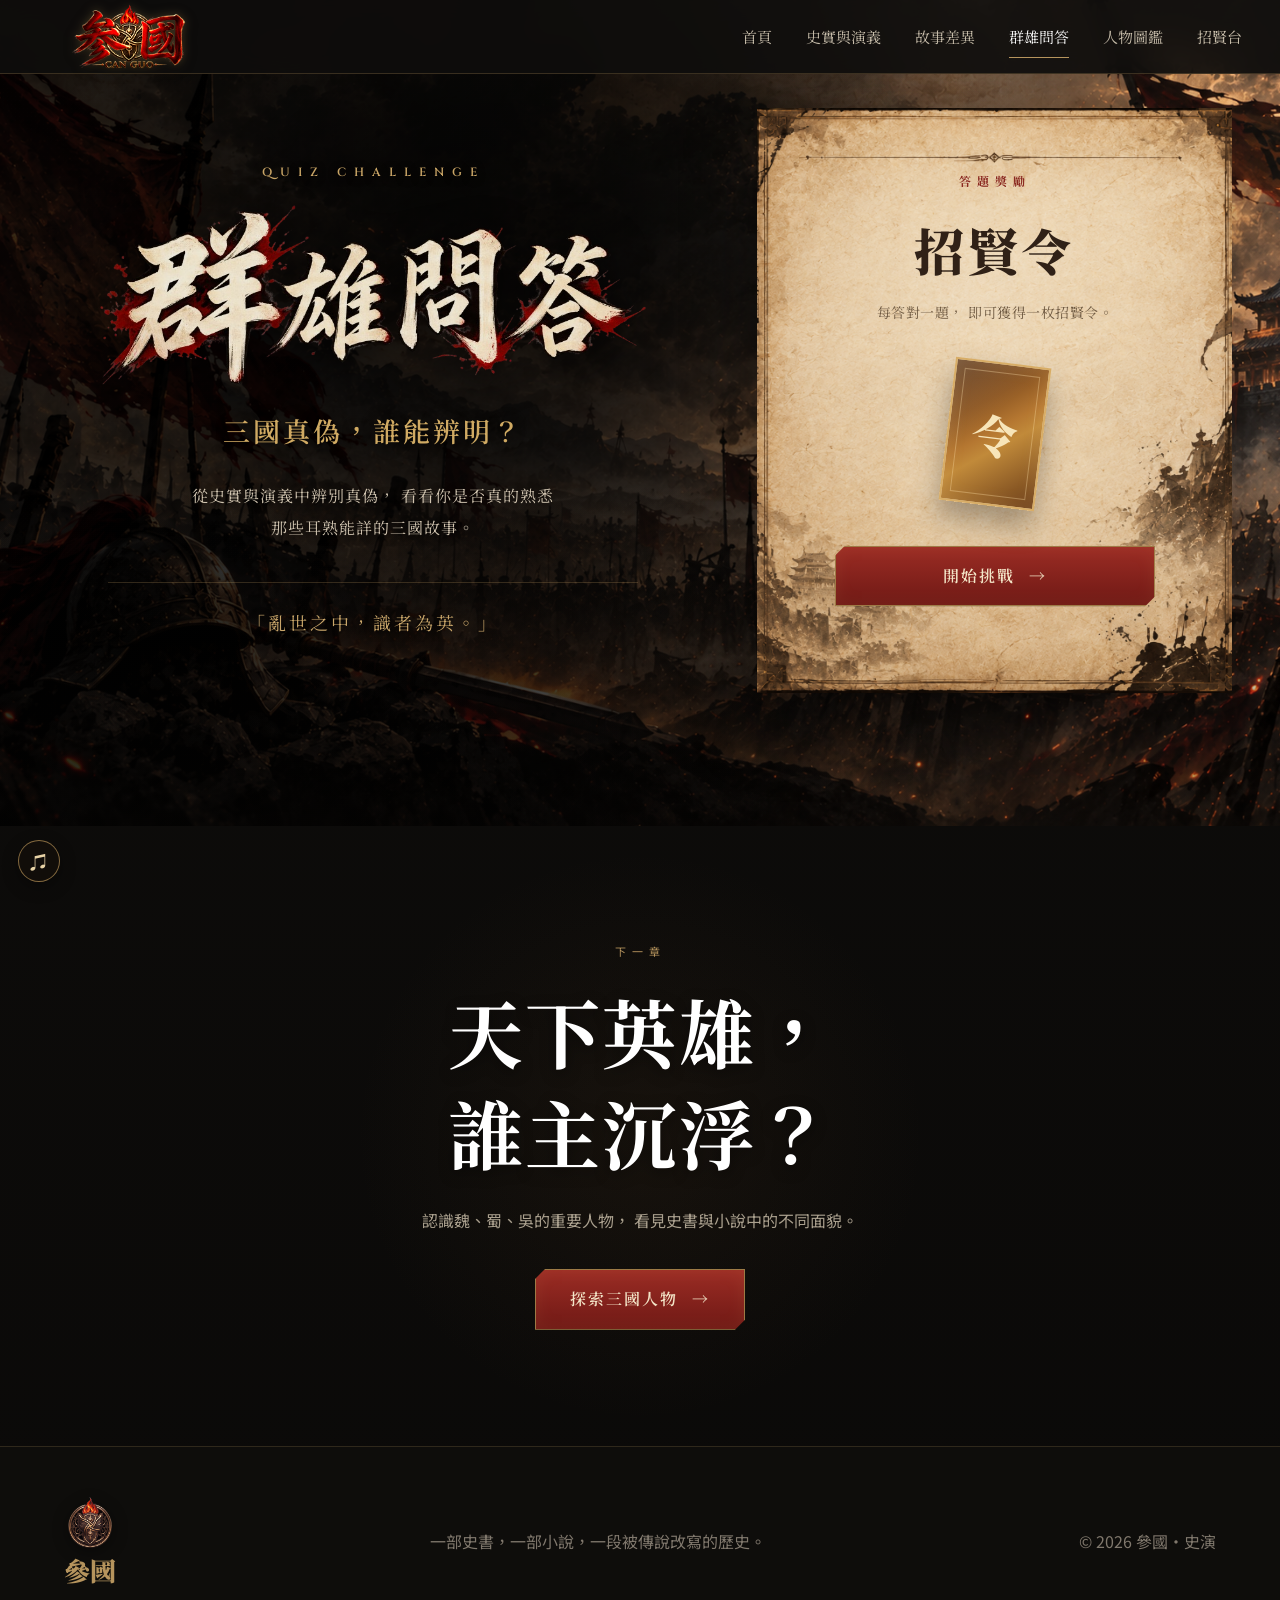
<file: QuizEntry.html>
<!DOCTYPE html>
<html lang="zh-Hant">

<head>
  <meta charset="UTF-8">

  <meta
    name="viewport"
    content="width=device-width, initial-scale=1.0"
  >

  <title>群雄問答｜參國・史演</title>

  <!-- Google Fonts -->
  <link
    rel="preconnect"
    href="https://fonts.googleapis.com"
  >

  <link
    rel="preconnect"
    href="https://fonts.gstatic.com"
    crossorigin
  >

  <link
    href="https://fonts.googleapis.com/css2?family=Cinzel:wght@500;600&family=Noto+Sans+TC:wght@400;500;600;700&family=Noto+Serif+TC:wght@500;600;700;900&display=swap"
    rel="stylesheet"
  >

  <!-- 共用樣式：Navbar / Footer / Buttons -->
  <link
    rel="stylesheet"
    href="css/HomePage.css"
  >

  <!-- 群雄問答入口頁 -->
  <link
    rel="stylesheet"
    href="css/QuizEntry.css"
  >
  <link rel="icon" type="image/png" sizes="100x100" href="images/logo1.png">
</head>


<body>

  <!-- =========================
       Navbar
  ========================== -->
  <header class="navbar">

    <div class="nav-container">

      <!-- Logo -->
      <a
        href="HomePage.html"
        class="logo"
      >
        <img
          src="images/1212.webp"
          alt="參國・史演 Logo"
          class="logo-img"
        >
      </a>


      <!-- Navigation -->
      <nav class="nav-menu" id="primaryNav">

        <a href="HomePage.html">
          首頁
        </a>

        <a href="HomePage.html#history">
          史實與演義
        </a>

        <a href="HomePage.html#stories">
          故事差異
        </a>

        <a
          href="QuizEntry.html"
          class="active"
        >
          群雄問答
        </a>

        <a href="Card.html">
          人物圖鑑
        </a>
        
        <a href="Pickcard.html">
          招賢台
        </a>


      </nav>


      <button
        class="mobile-menu-btn"
        type="button"
        aria-label="開啟選單"
        aria-expanded="false"
        aria-controls="primaryNav"
      >
        ☰
      </button>

    </div>

  </header>


  <!-- =========================
       Main
  ========================== -->
  <main>

    <!-- =========================
         Quiz Entry
    ========================== -->
    <section
      class="quiz-entry-page"
      id="quiz-entry"
    >

      <div class="quiz-entry-container">


        <!-- =====================================
             LEFT
        ====================================== -->
        <div class="quiz-entry-left">

          <p class="quiz-entry-label">
            QUIZ CHALLENGE
          </p>


          <!-- 群雄問答標題圖片 -->
          <div class="quiz-title-image">

            <img
              src="images/quiz1.png"
              alt="群雄問答"
            >

          </div>


          <p class="quiz-entry-subtitle">
            三國真偽，誰能辨明？
          </p>


          <p class="quiz-entry-description">
            從史實與演義中辨別真偽，
            看看你是否真的熟悉<br>那些耳熟能詳的三國故事。
          </p>


          <p class="quiz-entry-quote">
            「亂世之中，識者為英。」
          </p>

        </div>


        <!-- =====================================
             RIGHT
        ====================================== -->
        <div class="quiz-entry-right">

          <div class="quiz-reward-card">


            <p class="reward-label">
              答題獎勵
            </p>


            <h2 class="reward-title">
              招賢令
            </h2>


            <p class="reward-description">
              每答對一題，
              即可獲得一枚招賢令。
            </p>


            <!-- 招賢令 -->
            <div class="reward-token">

              <span>
                令
              </span>

            </div>


            <!-- 開始挑戰 -->
            <a
              href="QuizPage.html"
              class="btn btn-primary quiz-start-btn"
            >
              開始挑戰

              <span>
                →
              </span>
            </a>


          </div>

        </div>


      </div>

    </section>

  </main>

  <section class="next-section">

  <div>

    <p>
      下一章
    </p>

    <h2>
      天下英雄，
      <br>
      誰主沉浮？
    </h2>

    <p class="next-description">
      認識魏、蜀、吳的重要人物，
      看見史書與小說中的不同面貌。
    </p>

    <a href="Card.html" class="btn btn-primary">

      探索三國人物

      <span>
        →
      </span>

    </a>

  </div>

</section>

  <!-- =========================
       Footer
  ========================== -->
  <footer>

    <div class="footer-container">


      <div class="footer-logo">
        <img src="images/logo1.webp" alt="" class="footer-mark" aria-hidden="true">
        參國
      </div>


      <p>
        一部史書，一部小說，一段被傳說改寫的歷史。
      </p>


      <span>
        © 2026 參國・史演
      </span>


    </div>

  </footer>


  <!-- JS -->
  <script src="js/main.js"></script>
  <script src="js/report-preload.js" defer></script>


</body>

</html>
</file>
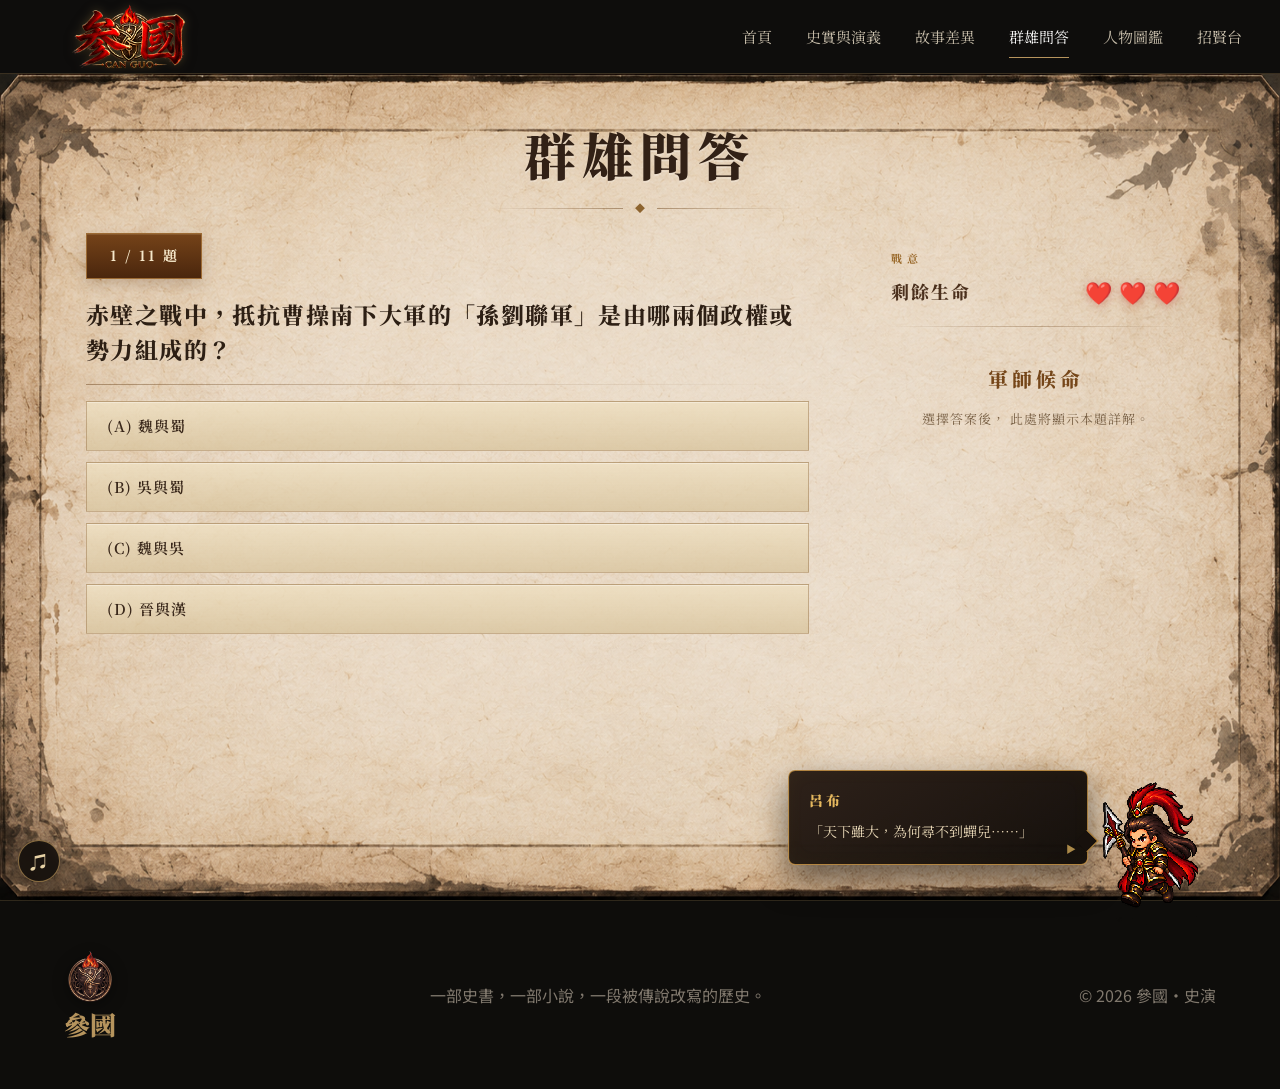
<file: QuizPage.html>
<!DOCTYPE html>
<html lang="zh-Hant">

<head>

  <meta charset="UTF-8">

  <meta
    name="viewport"
    content="width=device-width, initial-scale=1.0"
  >

  <title>
    群雄問答｜參國・史演
  </title>


  <!-- Google Fonts -->
  <link
    rel="preconnect"
    href="https://fonts.googleapis.com"
  >
  <link rel="icon" type="image/png" sizes="100x100" href="images/logo1.png">
  <link
    rel="preconnect"
    href="https://fonts.gstatic.com"
    crossorigin
  >

  <link
    href="https://fonts.googleapis.com/css2?family=Cinzel:wght@500;600&family=Noto+Sans+TC:wght@400;500;600;700&family=Noto+Serif+TC:wght@500;600;700;900&display=swap"
    rel="stylesheet"
  >


  <!-- 共用樣式 -->
  <link
    rel="stylesheet"
    href="css/HomePage.css"
  >


  <!-- Quiz Page -->
  <link
    rel="stylesheet"
    href="css/QuizPage.css"
  >

  <link rel="preload" href="audio/quiz-bgm.mp3" as="audio" type="audio/mpeg">

</head>


<body>


  <!-- ======================================
       NAVBAR
  ======================================= -->

  <header class="navbar">

    <div class="nav-container">


      <!-- Logo -->
      <a
        href="HomePage.html"
        class="logo"
      >

        <img
          src="images/1212.webp"
          alt="參國・史演 Logo"
          class="logo-img"
        >

      </a>


      <!-- Navigation -->
      <nav class="nav-menu" id="primaryNav">

        <a href="HomePage.html">
          首頁
        </a>

        <a href="HomePage.html#history">
          史實與演義
        </a>

        <a href="HomePage.html#stories">
          故事差異
        </a>

        <a
          href="QuizEntry.html"
          class="active"
        >
          群雄問答
        </a>
        <a href="Card.html">
          人物圖鑑
        </a>

        <a href="Pickcard.html">
          招賢台
        </a>

        

      </nav>


      <button
        class="mobile-menu-btn"
        type="button"
        aria-label="開啟選單"
        aria-expanded="false"
        aria-controls="primaryNav"
      >
        ☰
      </button>


    </div>

  </header>



  <!-- ======================================
       QUIZ PAGE
  ======================================= -->

  <main>

    <section class="quiz-section">

      <div class="quiz-page-container">


        <!-- ======================================
             整張大型古紙答題卷
        ======================================= -->

        <div
          class="quiz-paper"
          id="quizCardContainer"
        >


          <!-- ======================================
               TOP HEADER
          ======================================= -->

          <div class="quiz-main-header">


            <!-- 主標 -->
            <h1 class="quiz-main-title">
              群雄問答
            </h1>


            <!-- 裝飾線 -->
            <div class="quiz-title-decoration">

              <span></span>

              <i>◆</i>

              <span></span>

            </div>


          </div>



          <!-- ======================================
               MAIN TWO COLUMN LAYOUT
          ======================================= -->

          <div class="quiz-content-layout">


            <!-- ======================================
                 LEFT：題目區
            ======================================= -->

            <div class="quiz-question-panel">


              <!-- 題目進度 -->
              <div
                class="quiz-badge"
                id="badgeTitle"
              >
                1 / 11 題
              </div>


              <!-- 題目 -->
              <h2
                class="quiz-question"
                id="questionText"
              >
                載入中...
              </h2>


              <!-- 分隔線 -->
              <div class="quiz-divider"></div>


              <!-- 選項 -->
              <div
                class="quiz-options"
                id="optionsContainer"
              >

                <!--
                  選項由 JavaScript 動態產生
                -->

              </div>


            </div>



            <!-- ======================================
                 RIGHT：生命 / 詳解 / 下一題
            ======================================= -->

            <aside class="quiz-info-panel">


              <!-- ======================================
                   生命值
              ======================================= -->

              <div class="quiz-life-section">


                <p class="quiz-side-label">
                  戰意
                </p>


                <div class="life-title-row">

                  <span class="life-title">
                    剩餘生命
                  </span>


                  <div
                    class="quiz-hearts-container"
                    id="heartsContainer"
                  >

                    <span class="heart active">
                      ❤️
                    </span>

                    <span class="heart active">
                      ❤️
                    </span>

                    <span class="heart active">
                      ❤️
                    </span>

                  </div>

                </div>


              </div>



              <!-- 裝飾線 -->
              <div class="quiz-side-divider"></div>



              <!-- ======================================
                   尚未作答
              ======================================= -->

              <div
                class="quiz-waiting-area"
                id="waitingArea"
              >


                <p class="waiting-title">
                  軍師候命
                </p>


                <p class="waiting-text">
                  選擇答案後，
                  此處將顯示本題詳解。
                </p>


              </div>



              <!-- ======================================
                   回答後：詳解區
              ======================================= -->

              <div
                class="quiz-feedback-area"
                id="feedbackArea"
                style="display: none;"
              >


                <p class="feedback-label">
                  軍師詳解
                </p>


                <!-- 答對 / 答錯 -->
                <div
                  class="feedback-title"
                  id="feedbackTitle"
                >
                </div>


                <!-- 詳解文字 -->
                <p
                  class="feedback-desc"
                  id="feedbackDesc"
                >
                </p>


                <!-- 下一題 -->
                <button
                  class="btn btn-primary quiz-next-btn"
                  id="nextBtn"
                  type="button"
                  onclick="proceedNext()"
                >
                  下一題

                  <span>
                    →
                  </span>
                </button>


              </div>


            </aside>


          </div>


        </div>


      </div>

    </section>

  </main>



  <!-- ======================================
       FOOTER
  ======================================= -->

  <footer>

    <div class="footer-container">


      <div class="footer-logo">
        <img src="images/logo1.webp" alt="" class="footer-mark" aria-hidden="true">
        參國
      </div>


      <p>
        一部史書，一部小說，一段被傳說改寫的歷史。
      </p>


      <span>
        © 2026 參國・史演
      </span>


    </div>

  </footer>



  <!-- ======================================
       QUIZ JAVASCRIPT
  ======================================= -->

  <script>

    /* ======================================
       題庫資料
    ======================================= */

    const quizData = [

      {
        question:
          "赤壁之戰中，抵抗曹操南下大軍的「孫劉聯軍」是由哪兩個政權或勢力組成的？",

        options: [
          "(A) 魏與蜀",
          "(B) 吳與蜀",
          "(C) 魏與吳",
          "(D) 晉與漢"
        ],

        answer: 1,

        analysis:
          "赤壁之戰是孫權（東吳）與劉備（蜀漢前身）聯合起來，在赤壁共同對抗曹操的大軍。"
      },


      {
        question:
          "在《三國演義》開篇著名的「桃園三結義」中，結拜為異姓兄弟的三位主要人物是誰？",

        options: [
          "(A) 劉備、關羽、張飛",
          "(B) 曹操、孫權、劉備",
          "(C) 諸葛亮、周瑜、龐統",
          "(D) 呂布、董卓、貂蟬"
        ],

        answer: 0,

        analysis:
          "這是三國故事中最經典的開場，由劉備、關羽、張飛三人於桃園結義，展開一生的霸業與冒險。"
      },


      {
        question:
          "赤壁之戰中，率領大軍南下、企圖一舉統一江南卻遭到慘敗的北方統帥是誰？",

        options: [
          "(A) 劉備",
          "(B) 孫權",
          "(C) 曹操",
          "(D) 董卓"
        ],

        answer: 2,

        analysis:
          "曹操當時已經統一北方，率領大軍與荊州降軍南下長江，是赤壁之戰中孫劉聯軍的主要進攻對象。"
      },


      {
        question:
          "在赤壁之戰中，指揮東吳水軍並贏得關鍵勝利的美男子、東吳大都督是誰？",

        options: [
          "(A) 周瑜",
          "(B) 魯肅",
          "(C) 陸遜",
          "(D) 程普"
        ],

        answer: 0,

        analysis:
          "周瑜（字公瑾）文武雙全，是赤壁之戰時東吳的軍事統帥，也是促成孫劉聯盟與火燒赤壁的靈魂人物。"
      },


      {
        question:
          "在《三國演義》中，自稱「躬耕於南陽」、後來成為劉備最核心的軍事謀略家、被譽為智慧化身的代表人物是誰？",

        options: [
          "(A) 司馬懿",
          "(B) 諸葛亮",
          "(C) 周瑜",
          "(D) 郭嘉"
        ],

        answer: 1,

        analysis:
          "諸葛亮（字孔明）是小說中蜀漢陣營最具代表性的傳奇軍師，也是許多赤壁計謀（如草船借箭、借東風）的核心人物。"
      },


      {
        question:
          "在《三國演義》中，諸葛亮藉著大霧與草船成功向曹軍「借箭」。但在正史《三國志》中，較相似的情節其實發生在哪位東吳領導人身上？",

        options: [
          "(A) 周瑜",
          "(B) 孫權",
          "(C) 魯肅",
          "(D) 黃蓋"
        ],

        answer: 1,

        analysis:
          "《三國志》中並無諸葛亮草船借箭的記載，類似的智謀事跡反而是孫權在濡須口乘船觀察曹軍陣勢時，遭到曹軍亂箭齊射，導致船面傾斜，隨即從容調轉船頭化解危機。"
      },


      {
        question:
          "經典的赤壁苦肉計中，老將黃蓋為了取信曹操而受罰。請問在正史《三國志》中，是否有「周瑜當眾杖打黃蓋」的詳細記載？",

        options: [
          "(A) 有，史書詳細記錄了行刑的過程與杖數",
          "(B) 有，但打人的是孫權而不是周瑜",
          "(C) 沒有，史書中完全沒有挨打的苦肉計情節",
          "(D) 史書記載是黃蓋自己摔傷，被小說改編成挨打"
        ],

        answer: 2,

        analysis:
          "《三國志》記載黃蓋確實向周瑜提出火攻之策，並以書信向曹操詐降，但史書中並未記錄挨打的苦肉計細節，這部分主要是小說為了加強戲劇張力而虛構的。"
      },


      {
        question:
          "赤壁之戰中，讓曹軍將戰船以鐵索相連、導致後來難以逃生避火的關鍵計謀，在小說中是由誰向曹操獻上的？",

        options: [
          "(A) 蔣幹",
          "(B) 龐統",
          "(C) 賈詡",
          "(D) 郭嘉"
        ],

        answer: 1,

        analysis:
          "《三國志》中雖有曹軍水戰經驗不足、戰船相連的歷史背景，但並沒有明確記載龐統故意向曹操獻上「連環計」的橋段。"
      },


      {
        question:
          "在《三國演義》中，黃蓋透過苦肉計後發出詐降信。歷史上曹操對於黃蓋投降信的態度，正史是如何描述的？",

        options: [
          "(A) 曹操一眼看出破綻，當場將信件撕毀",
          "(B) 曹操深信不疑，甚至大笑說這是老天要讓他得到東吳",
          "(C) 曹操半信半疑，派人嚴加拷問黃蓋的信使",
          "(D) 曹操根本沒有收到黃蓋的信，全靠魯肅穿針引線"
        ],

        answer: 1,

        analysis:
          "《三國志·吳書·周瑜傳》記載：「蓋乃往候操書，曰：『蓋受孫氏厚恩，……』操見信，甚鄉（嚮）往，即日受降。」曹操確實相信了黃蓋的詐降。"
      },


      {
        question:
          "小說中將赤壁之戰的勝利幾乎歸功於諸葛亮的謀略與東風；但從正史《三國志》的角度來看，真正促成赤壁大火、擊潰曹軍水軍的核心將領是誰？",

        options: [
          "(A) 諸葛亮與劉備",
          "(B) 周瑜與黃蓋",
          "(C) 魯肅與龐統",
          "(D) 孫權與趙雲"
        ],

        answer: 1,

        analysis:
          "《三國志》明確記載，赤壁之戰是由周瑜統領聯軍，並採納黃蓋提出的火攻之策，率領精銳部隊正面衝擊曹軍並縱火，才一舉大破曹操的大軍。"
      },


      {
        question:
          "赤壁之戰中，周瑜和大軍正愁無法用火攻時，諸葛亮在南屏山「施法借東風」助燃火勢。以現代氣象與歷史角度來看，這場東風其實是指什麼？",

        options: [
          "(A) 聖嬰現象帶來的異常氣候",
          "(B) 長江流域冬季常見的季節性東南風或氣候反常",
          "(C) 青藏高原高壓南下的冷氣團",
          "(D) 長江三峽水庫修建前的自然山谷風"
        ],

        answer: 1,

        analysis:
          "赤壁之戰發生於冬季（十月），長江下游偶爾會出現短暫的東南風或氣候反常現象，這純屬自然天候，並非透過法術「借」來的。"
      }

    ];



    /* ======================================
       GAME STATE
    ======================================= */

    let currentIndex = 0;

    let score = 0;

    let wrongCount = 0;

    let answered = false;


    /* ======================================
       QUIZ ANSWER SOUND
       只在玩家第一次作答時播放
    ======================================= */

    const quizCorrectSound =
      new Audio("audio/quiz-correct.mp3");

    const quizWrongSound =
      new Audio("audio/quiz-wrong.mp3");

    const quizTokenRewardSound =
      new Audio("audio/quiz-token-reward.mp3");

    quizCorrectSound.preload = "auto";
    quizWrongSound.preload = "auto";
    quizTokenRewardSound.preload = "auto";

    quizCorrectSound.volume = 1.0;
    quizWrongSound.volume = 1.0;
    quizTokenRewardSound.volume = 1.0;


    /* ======================================
       QUIZ MODE BGM
       軍師推演風；不受全站 BGM 開關影響
    ======================================= */

    const quizBgm =
      new Audio("audio/quiz-bgm.mp3");

    quizBgm.preload =
      "auto";

    quizBgm.loop =
      true;

    quizBgm.volume =
      0.29;

    let quizBgmStarted =
      false;

    let quizBgmFadeTimer =
      null;

    let quizBgmEndedForResult =
      false;

    let quizBgmPausedByLubuEvent =
      false;


    function tryStartQuizBgm() {

      if (
        quizBgmStarted
        ||
        quizBgmEndedForResult
      ) {
        return;
      }

      const playPromise =
        quizBgm.play();

      if (
        playPromise
        &&
        typeof playPromise.then
        ===
        "function"
      ) {

        playPromise
          .then(
            () => {

              quizBgmStarted =
                true;

            }
          )
          .catch(
            () => {

              quizBgmStarted =
                false;

            }
          );

      }

    }


    function stopQuizBgmForResult() {

      if (quizBgmEndedForResult) {
        return;
      }

      quizBgmEndedForResult =
        true;

      if (quizBgmFadeTimer) {
        clearInterval(quizBgmFadeTimer);
        quizBgmFadeTimer = null;
      }

      const startVolume =
        quizBgm.volume;

      const startedAt =
        performance.now();

      const fadeMs =
        480;

      quizBgmFadeTimer =
        setInterval(
          () => {

            const progress =
              Math.min(
                1,
                (
                  performance.now()
                  -
                  startedAt
                )
                /
                fadeMs
              );

            quizBgm.volume =
              startVolume
              *
              (
                1
                -
                progress
              );

            if (progress >= 1) {

              clearInterval(
                quizBgmFadeTimer
              );

              quizBgmFadeTimer =
                null;

              quizBgm.pause();

              quizBgm.currentTime =
                0;

              quizBgmStarted =
                false;

              quizBgm.volume =
                0.29;

              setTimeout(
                () => {

                  window.dispatchEvent(
                    new CustomEvent(
                      "sanguo:quiz-bgm-end"
                    )
                  );

                },
                360
              );

            }

          },
          16
        );

    }


    document.addEventListener(
      "DOMContentLoaded",
      () => {

        window.dispatchEvent(
          new CustomEvent(
            "sanguo:quiz-bgm-start"
          )
        );

        tryStartQuizBgm();

      },
      {
        once: true
      }
    );


    document.addEventListener(
      "pointerdown",
      tryStartQuizBgm,
      {
        passive: true
      }
    );


    document.addEventListener(
      "keydown",
      tryStartQuizBgm
    );




    /*
      QuizPage 也有右下角 NPC。
      若呂布 × 貂蟬彩蛋在答題途中觸發，
      先暫停問答 BGM，彩蛋結束後再從原位置接回，
      避免兩首專屬音樂同時播放。
    */
    window.addEventListener(
      "sanguo:lubu-event-bgm-start",
      () => {

        if (
          quizBgmEndedForResult
          ||
          quizBgm.paused
        ) {
          return;
        }

        quizBgmPausedByLubuEvent =
          true;

        if (quizBgmFadeTimer) {
          clearInterval(
            quizBgmFadeTimer
          );
          quizBgmFadeTimer =
            null;
        }

        const startVolume =
          quizBgm.volume;

        const startedAt =
          performance.now();

        quizBgmFadeTimer =
          setInterval(
            () => {

              const progress =
                Math.min(
                  1,
                  (
                    performance.now()
                    -
                    startedAt
                  )
                  /
                  180
                );

              quizBgm.volume =
                startVolume
                *
                (
                  1
                  -
                  progress
                );

              if (progress >= 1) {

                clearInterval(
                  quizBgmFadeTimer
                );

                quizBgmFadeTimer =
                  null;

                quizBgm.pause();

                quizBgmStarted =
                  false;

                quizBgm.volume =
                  0.29;

              }

            },
            16
          );

      }
    );


    window.addEventListener(
      "sanguo:lubu-event-bgm-end",
      () => {

        if (
          !quizBgmPausedByLubuEvent
        ) {
          return;
        }

        quizBgmPausedByLubuEvent =
          false;

        if (
          quizBgmEndedForResult
        ) {
          return;
        }

        quizBgm.volume =
          0;

        const playPromise =
          quizBgm.play();

        if (
          playPromise
          &&
          typeof playPromise.then
          ===
          "function"
        ) {

          playPromise
            .then(
              () => {

                quizBgmStarted =
                  true;

                const startedAt =
                  performance.now();

                if (quizBgmFadeTimer) {
                  clearInterval(
                    quizBgmFadeTimer
                  );
                }

                quizBgmFadeTimer =
                  setInterval(
                    () => {

                      const progress =
                        Math.min(
                          1,
                          (
                            performance.now()
                            -
                            startedAt
                          )
                          /
                          220
                        );

                      quizBgm.volume =
                        0.29
                        *
                        progress;

                      if (
                        progress >= 1
                      ) {

                        clearInterval(
                          quizBgmFadeTimer
                        );

                        quizBgmFadeTimer =
                          null;

                      }

                    },
                    16
                  );

              }
            )
            .catch(
              () => {

                quizBgm.volume =
                  0.29;

                quizBgmStarted =
                  false;

              }
            );

        }

      }
    );


    function playQuizAnswerSound(
      type
    ) {

      const template =
        type === "correct"
          ? quizCorrectSound
          : quizWrongSound;


      const sound =
        template.cloneNode(true);


      sound.volume =
        template.volume;


      sound.currentTime =
        0;


      sound.play().catch(
        () => {}
      );

    }



    /* ======================================
       LOAD QUESTION
    ======================================= */

    function loadQuestion() {

      answered = false;


      const q =
        quizData[currentIndex];


      /* 左側題目進度 */
      document
        .getElementById("badgeTitle")
        .innerText =
        `${currentIndex + 1} / ${quizData.length} 題`;


      /* 題目 */
      document
        .getElementById("questionText")
        .innerHTML =
        q.question;


      /* 詳解關閉 */
      document
        .getElementById("feedbackArea")
        .style.display =
        "none";


      /* 等待提示重新出現 */
      const waitingArea =
        document.getElementById("waitingArea");


      if (waitingArea) {

        waitingArea.style.display =
          "block";

      }


      /* 更新生命 */
      updateHeartsUI();


      /* 選項 */
      const optionsContainer =
        document.getElementById(
          "optionsContainer"
        );


      optionsContainer.innerHTML =
        "";


      q.options.forEach(
        (opt, idx) => {

          const btn =
            document.createElement(
              "button"
            );


          btn.className =
            "quiz-option-btn";


          btn.type =
            "button";


          btn.innerText =
            opt;


          btn.onclick =
            () =>
              selectAnswer(
                idx,
                btn
              );


          optionsContainer
            .appendChild(btn);

        }
      );

    }



    /* ======================================
       LIFE UI
    ======================================= */

    function updateHeartsUI() {

      const heartsContainer =
        document.getElementById(
          "heartsContainer"
        );


      if (!heartsContainer) {
        return;
      }


      let heartsHTML =
        "";


      const maxLives =
        3;


      const remainingLives =
        Math.max(
          0,
          maxLives - wrongCount
        );


      for (
        let i = 0;
        i < maxLives;
        i++
      ) {

        if (i < remainingLives) {

          heartsHTML +=
            `<span class="heart active">❤️</span>`;

        }

        else {

          heartsHTML +=
            `<span class="heart inactive">🖤</span>`;

        }

      }


      heartsContainer.innerHTML =
        heartsHTML;

    }



    /* ======================================
       SELECT ANSWER
    ======================================= */

    function selectAnswer(
      selectedIndex,
      selectedBtn
    ) {

      if (answered) {
        return;
      }


      answered =
        true;


      const q =
        quizData[currentIndex];


      const allButtons =
        document.querySelectorAll(
          ".quiz-option-btn"
        );


      /*
        第一次作答後立即鎖定所有選項。
        不改原本正確 / 錯誤判定，只避免再次點擊與 hover 誤導。
      */
      allButtons.forEach(
        button => {

          button.disabled =
            true;

        }
      );


      /* 正確 */
      if (
        selectedIndex === q.answer
      ) {

        selectedBtn.classList.add(
          "correct"
        );


        score++;


        playQuizAnswerSound(
          "correct"
        );


        document
          .getElementById(
            "feedbackTitle"
          )
          .innerText =
          "判斷正確";


        document
          .getElementById(
            "feedbackTitle"
          )
          .style.color =
          "#315d42";

      }


      /* 錯誤 */
      else {

        selectedBtn.classList.add(
          "wrong"
        );


        allButtons[
          q.answer
        ].classList.add(
          "correct"
        );


        wrongCount++;


        playQuizAnswerSound(
          "wrong"
        );


        updateHeartsUI();


        document
          .getElementById(
            "feedbackTitle"
          )
          .innerText =
          "此答有誤・生命 -1";


        document
          .getElementById(
            "feedbackTitle"
          )
          .style.color =
          "#8b2a20";

      }


      /* 詳解 */
      document
        .getElementById(
          "feedbackDesc"
        )
        .innerText =
        q.analysis;


      /* 隱藏等待提示 */
      const waitingArea =
        document.getElementById(
          "waitingArea"
        );


      if (waitingArea) {

        waitingArea.style.display =
          "none";

      }


      /* 顯示詳解 */
      document
        .getElementById(
          "feedbackArea"
        )
        .style.display =
        "block";


      /* 下一題按鈕 */
      const nextBtn =
        document.getElementById(
          "nextBtn"
        );


      if (
        wrongCount >= 3
      ) {

        nextBtn.innerHTML =
          `
            血量耗盡，前往結算
            <span>→</span>
          `;

      }

      else if (
        currentIndex ===
        quizData.length - 1
      ) {

        nextBtn.innerHTML =
          `
            查看冊封戰果
            <span>→</span>
          `;

      }

      else {

        nextBtn.innerHTML =
          `
            下一題
            <span>→</span>
          `;

      }

    }



    /* ======================================
       NEXT QUESTION
    ======================================= */

    function proceedNext() {

      if (
        wrongCount >= 3
      ) {

        showResult(
          "大意失荊州！生命耗盡，提前結束挑戰。"
        );

        return;

      }


      currentIndex++;


      if (
        currentIndex <
        quizData.length
      ) {

        loadQuestion();

      }

      else {

        showResult(
          "恭喜完成群雄問答！"
        );

      }

    }



    /* ======================================
       RESULT
    ======================================= */

    function showResult(
      
      titleMessage
    ) {

      
      // 結算開始：問答 BGM 淡出，稍後恢復全站 BGM。
      stopQuizBgmForResult();

let tokensHTML =
        "";


      for (
        let i = 0;
        i < score;
        i++
      ) {

        tokensHTML +=
          `
            <div class="reward-token-small">
              令
            </div>
          `;

      }


      if (
        score === 0
      ) {

        tokensHTML =
          `
            <p class="no-token-text">
              未獲得招賢令，再接再厲！
            </p>
          `;

      }

      const currentTokens =
        parseInt(
          localStorage.getItem("userTokens")
          ||
          "0",
          10
        )
        ||
        0;


      const earnedTokens =
        score;


      /* 有獲得招賢令時才播放。
         稍微延遲，避免被剛剛按下結算按鈕的 UI click 蓋住。 */
      if (earnedTokens > 0) {

        setTimeout(
          () => {

            const rewardSound =
              quizTokenRewardSound.cloneNode(true);

            rewardSound.volume =
              1.0;

            rewardSound.currentTime =
              0;

            rewardSound.play().catch(
              () => {}
            );

          },
          220
        );

      }


      const updatedTokens =
        currentTokens
        +
        earnedTokens;


      localStorage.setItem(
        "userTokens",
        updatedTokens
      );
      const container =
        document.getElementById(
          "quizCardContainer"
        );


      container.innerHTML =
        `

          <div class="quiz-result-page">


            <div class="quiz-badge">
              軍功冊封
            </div>


            <h2 class="result-main-title">
              ${titleMessage}
            </h2>


            <div class="result-divider">
            </div>


            <p class="result-score-text">

              答對題數：

              <span class="highlight-num">
                ${score}
              </span>

              /

              ${quizData.length}

              題

            </p>


            <div class="result-tokens-wrapper">


              <p class="token-section-title">
                本次獲得招賢令
                （共 ${score} 枚）
              </p>


              <div class="tokens-container">
                ${tokensHTML}
              </div>


            </div>


            <div class="result-btn-group">


              <a
                href="Pickcard.html"
                class="btn result-btn home-btn"
              >
                前往招募
              </a>


              <a
                href="QuizPage.html"
                class="btn btn-primary result-btn retry-btn"
              >
                重新挑戰
              </a>


            </div>


          </div>

        `;

    }



    /* ======================================
       INIT
    ======================================= */

    window.onload =
      loadQuestion;

  </script>



  <!-- 共用 JS -->
  <script src="js/main.js"></script>
  <script src="js/report-preload.js" defer></script>
    <!-- =========================
     全站 NPC 彩蛋
========================== -->

<div class="site-npc" id="siteNpc">

  <!-- 對話框 -->
  <div
    class="npc-dialogue"
    id="npcDialogue"
  >

    <div
      class="npc-dialogue-name"
      id="npcName"
    >
      曹操
    </div>

    <p id="npcDialogueText">
      「天下英雄，誰堪與孤一論？」
    </p>

    <span class="npc-dialogue-next">
      ▶
    </span>

  </div>


  <!-- NPC 本體 -->
  <button
    class="npc-character"
    id="npcCharacter"
    type="button"
    aria-label="與曹操對話"
  >

    <!-- 頭上的驚嘆號 -->
    <span
      class="npc-alert"
      id="npcAlert"
    >
      !
    </span>

    <!-- 曹操 Sprite -->
    <span
      class="npc-sprite"
      id="npcSprite"
    ></span>

  </button>

</div>
<!-- =====================================================
     貂蟬跑進來
===================================================== -->

<div
  class="dc-runner"
  id="dcRunner"
  aria-hidden="true"
>
  <span
    class="dc-sprite"
    id="dcSprite"
  ></span>
</div>


<!-- =====================================================
     呂布 × 貂蟬 親吻停止畫面
===================================================== -->

<div
  class="kiss-scene"
  id="kissScene"
  aria-hidden="true"
>
  <span
    class="kiss-sprite"
    id="kissSprite"
  ></span>
</div>

</body>

</html>
</file>
<file: css/HomePage.css>
/* ======================================
   Global
====================================== */

:root {
  /* 主色 */
  --black: #11100e;
  --black-soft: #1b1916;

  --paper: #e8dcc2;
  --paper-light: #f2e9d6;

  --red: #7b211b;
  --red-light: #a2352c;

  --gold: #b6945d;
  --gold-light: #d3ba88;

  --text-dark: #29241d;
  --text-light: #efe5cf;

  --gray: #918879;

  /* 尺寸 */
  --container: 1200px;
}


* {
  margin: 0;
  padding: 0;
  box-sizing: border-box;
}


html {
  scroll-behavior: smooth;
}


section {
  scroll-margin-top: 90px;
}


body {
  font-family:
    "Noto Sans TC",
    sans-serif;

  background:
    #161411;

  color:
    var(--text-dark);

  line-height: 1.8;
}


a {
  text-decoration: none;
}


button {
  font-family: inherit;
}


.section-container {
  width: min(
    90%,
    var(--container)
  );

  margin:
    0 auto;
}



/* ======================================
   Navbar
====================================== */

.navbar {
  width: 100%;
  height: 74px;

  position: fixed;

  top: 0;
  left: 0;

  z-index: 1000;

  background:
    rgba(15, 14, 12, 0.92);

  backdrop-filter:
    blur(12px);

  border-bottom:
    1px solid rgba(
      182,
      148,
      93,
      .25
    );
}


.nav-container {
  width:
    min(
      94%,
      1380px
    );

  height: 100%;

  margin:
    auto;

  display:
    flex;

  align-items:
    center;

  justify-content:
    space-between;
}


.nav-menu a {
  position: relative;

  color: #b9ad9d;

  transition:
    color .3s ease;
}


.nav-menu a::after {
  content: "";

  position: absolute;

  left: 50%;
  bottom: -12px;

  width: 0;
  height: 2px;

  transform:
    translateX(-50%);

  background:
    linear-gradient(
      90deg,
      transparent,
      #c49d5c,
      transparent
    );

  transition:
    width .3s ease;
}


.nav-menu a.active {
  color: #f2e6d2;
}


.nav-menu a.active::after {
  width: 100%;
}


/* Logo */

.logo {
  width: 180px;
  height: 65px;

  display: flex;

  align-items: center;
  justify-content: flex-start;

  overflow: visible;
}


.logo img {
  width: 100%;
  height: 100%;

  object-fit: contain;

  filter:
    brightness(1.15)
    contrast(1.15)
    drop-shadow(
      0 0 5px
      rgba(196, 157, 92, 0.35)
    )
    drop-shadow(
      0 2px 5px
      rgba(0, 0, 0, 0.7)
    );

  transition:
    0.3s;
}


.logo img:hover {
  filter:
    brightness(1.8)
    contrast(1.2)
    drop-shadow(
      0 0 8px
      rgba(196, 157, 92, 0.55)
    );
}



/* Navigation */

.nav-menu {
  display:
    flex;

  align-items:
    center;

  gap:
    34px;
}


.nav-menu a {
  color:
    #c9bfac;

  font-family:
    "Noto Serif TC",
    serif;

  font-size:
    15px;

  position:
    relative;

  transition:
    .3s;
}


.nav-menu a::after {
  content: "";

  width: 0;
  height: 1px;

  background:
    var(--gold);

  position:
    absolute;

  left: 50%;
  bottom: -8px;

  transform:
    translateX(-50%);

  transition:
    .3s;
}


.nav-menu a:hover,
.nav-menu a.active {
  color:
    white;
}


.nav-menu a:hover::after,
.nav-menu a.active::after {
  width:
    100%;
}


.mobile-menu-btn {
  display:
    none;

  border:
    0;

  background:
    transparent;

  color:
    white;

  font-size:
    28px;
}



/* ======================================
   HERO
====================================== */

.hero {
  height: 100vh;
  min-height: 760px;

  position: relative;

  display: flex;

  align-items: center;

  overflow: hidden;

  background-image:
    linear-gradient(
      90deg,
      rgba(10, 8, 6, 0.93) 0%,
      rgba(10, 8, 6, 0.78) 26%,
      rgba(10, 8, 6, 0.30) 50%,
      rgba(10, 8, 6, 0.05) 78%
    ),
    url("../images/home-hero.png");

  background-size:
    cover;

  background-position:
    center 42%;

  background-repeat:
    no-repeat;

  color:
    #f4ead7;
}


.hero-overlay {
  position:
    absolute;

  inset:
    0;

  background:
    linear-gradient(
      180deg,
      transparent 65%,
      #161411 100%
    );
}



/* Hero Content */

.hero-content {
  position:
    relative;

  z-index:
    2;

  width:
    min(88%, 1500px);

  margin:
    0 auto;

  padding-top:
    30px;
}


.hero-content > * {
  max-width:
    560px;
}


.hero::before {
  content:
    "";

  position:
    absolute;

  inset:
    0;

  background:
    linear-gradient(
      90deg,
      rgba(8, 6, 5, 0.92) 0%,
      rgba(8, 6, 5, 0.72) 28%,
      rgba(8, 6, 5, 0.25) 50%,
      transparent 72%
    );

  z-index:
    1;
}


.hero-content,
.hero-side-text,
.scroll-hint {
  position:
    relative;

  z-index:
    2;
}


.hero-label {
  color:
    var(--gold-light);

  letter-spacing:
    5px;

  font-size:
    12px;

  margin-bottom:
    10px;
}


.hero-title-image {
  width:
    300px;

  margin:
    10px 0 24px;
}


.hero-title-image img {
  width:
    100%;

  height:
    auto;

  display:
    block;

  object-fit:
    contain;

  filter:
    drop-shadow(
      0 4px 10px
      rgba(0, 0, 0, 0.45)
    );
}


.hero h2 {
  font-family:
    "Noto Serif TC",
    serif;

  font-size:
    clamp(
      26px,
      2.4vw,
      38px
    );

  font-weight:
    500;

  line-height:
    1.65;

  letter-spacing:
    1.5px;

  color:
    #e7dcc8;

  margin-bottom:
    20px;
}


.hero-description {
  max-width:
    580px;

  font-size:
    18px;

  line-height:
    1.9;

  color:
    #c9bda7;
}



/* Buttons */

.hero-buttons {
  display:
    flex;

  gap:
    18px;

  margin-top:
    34px;
}


.btn {
  position:
    relative;

  min-width:
    180px;

  padding:
    15px 34px;

  display:
    inline-flex;

  align-items:
    center;

  justify-content:
    center;

  gap:
    14px;

  font-family:
    "Noto Serif TC",
    serif;

  font-size:
    16px;

  font-weight:
    600;

  letter-spacing:
    2px;

  color:
    #f3e5c8;

  text-decoration:
    none;

  border:
    1px solid #9d7a45;

  clip-path:
    polygon(
      10px 0,
      100% 0,
      100% calc(100% - 10px),
      calc(100% - 10px) 100%,
      0 100%,
      0 10px
    );

  transition:
    0.3s ease;

  overflow:
    hidden;
}


.btn-primary {
  background:
    linear-gradient(
      180deg,
      #9b2c24,
      #6f1915
    );

  box-shadow:
    inset 0 0 18px
      rgba(255, 190, 110, 0.08),

    0 6px 18px
      rgba(0, 0, 0, 0.35);
}


.btn:hover {
  transform:
    translateY(-3px);

  color:
    #fff4d6;

  border-color:
    #d0a862;

  box-shadow:
    0 0 0 1px
      rgba(208, 168, 98, 0.3),

    0 0 18px
      rgba(208, 168, 98, 0.22),

    0 8px 20px
      rgba(0, 0, 0, 0.4);
}


.btn::before {
  content:
    "";

  position:
    absolute;

  top:
    0;

  left:
    -120%;

  width:
    80%;

  height:
    100%;

  background:
    linear-gradient(
      120deg,
      transparent,
      rgba(255, 235, 190, 0.22),
      transparent
    );

  transition:
    0.55s;
}


.btn:hover {
  transform:
    translateY(-3px);
}


.btn-primary:hover {
  background:
    var(--red-light);
}


.btn-secondary {
  border:
    1px solid
    rgba(
      255,
      255,
      255,
      .35
    );

  color:
    #ddd1bb;
}


.btn-secondary:hover {
  border-color:
    var(--gold);

  color:
    white;
}



/* Hero right text */

.hero-side-text {
  position:
    absolute;

  right:
    4.5%;

  top:
    50%;

  transform:
    translateY(-50%);

  z-index:
    3;

  display:
    flex;

  flex-direction:
    row;

  align-items:
    center;

  gap:
    16px;

  color:
    #f1e4ca;

  font-family:
    "Noto Serif TC",
    serif;

  font-size:
    18px;

  font-weight:
    600;

  letter-spacing:
    6px;

  writing-mode:
    vertical-rl;
}


.hero-side-text span:not(.dot) {
  text-shadow:
    0 2px 4px
      rgba(0, 0, 0, 0.9),

    0 0 10px
      rgba(0, 0, 0, 0.65);
}


.hero-side-text .dot {
  width:
    6px;

  height:
    6px;

  background:
    #9f2d24;

  border-radius:
    50%;

  box-shadow:
    0 0 8px
      rgba(159, 45, 36, 0.75);
}


.hero-side-text::before {
  content:
    "";

  position:
    absolute;

  inset:
    -22px -16px;

  background:
    linear-gradient(
      180deg,
      rgba(10, 8, 7, 0.28),
      rgba(10, 8, 7, 0.55)
    );

  border-left:
    1px solid
    rgba(182, 148, 93, 0.25);

  z-index:
    -1;
}



/* Scroll */

.scroll-hint {
  position:
    absolute;

  z-index:
    3;

  bottom:
    35px;

  left:
    50%;

  transform:
    translateX(-50%);

  display:
    flex;

  flex-direction:
    column;

  align-items:
    center;

  color:
    #958a78;

  font-size:
    10px;

  letter-spacing:
    4px;
}


.scroll-line {
  height:
    55px;

  width:
    1px;

  margin-top:
    10px;

  background:
    linear-gradient(
      var(--gold),
      transparent
    );
}



/* ======================================
   Footer
====================================== */

footer {
  padding:
    50px 0;

  border-top:
    1px solid
    rgba(
      182,
      148,
      93,
      .2
    );

  background:
    #0e0d0b;

  color:
    #80786d;
}


.footer-container {
  width:
    min(
      90%,
      var(--container)
    );

  margin:
    auto;

  display:
    flex;

  justify-content:
    space-between;

  align-items:
    center;
}


.footer-logo {
  color:
    var(--gold);

  font-family:
    "Noto Serif TC",
    serif;

  font-size:
    26px;

  font-weight:
    900;
}


/* ==========================================================
   Footer Logo｜只新增現有 images/logo1.png 的顯示樣式
   不改 Footer 原本三欄 / 手機排列 / 文字 / NPC / 其他功能。
========================================================== */

.footer-logo {
  display:
    flex;

  flex-direction:
    column;

  align-items:
    center;

  justify-content:
    center;

  gap:
    5px;

  line-height:
    1.2;
}


.footer-mark {
  display:
    block;

  width:
    clamp(
      52px,
      4vw,
      64px
    );

  height:
    auto;

  object-fit:
    contain;

  flex-shrink:
    0;

  pointer-events:
    none;

  user-select:
    none;

  filter:
    drop-shadow(
      0 3px 8px
      rgba(0, 0, 0, .42)
    );
}




/* ======================================
   Responsive
====================================== */

@media (max-width: 1000px) {

  .nav-menu {
    display:
      none;
  }


  .mobile-menu-btn {
    display:
      block;
  }


  .hero-side-text {
    display:
      none;
  }


  .scroll-handle {
    display:
      none;
  }


  .history-intro {
    grid-template-columns:
      1fr;

    height:
      auto;

    padding:
      30px 20px;

    gap:
      30px;
  }


  .story-card,
  .story-card.reverse {
    grid-template-columns:
      1fr;

    direction:
      ltr;
  }


  .footer-container {
    flex-direction:
      column;

    gap:
      15px;
  }

}



@media (max-width: 600px) {

  .hero {
    min-height:
      700px;
  }


  .hero-buttons {
    flex-direction:
      column;

    align-items:
      flex-start;
  }


  .history-section,
  .stories-section {
    padding:
      90px 0;
  }


  .story-content {
    padding:
      35px 25px;
  }


  .section-number {
    font-size:
      45px;
  }


  .section-heading {
    gap:
      15px;
  }

}



/* ==========================================================
   NPC 尺寸
========================================================== */

.site-npc {
  position: fixed;

  right: 24px;

  /* 讓角色靠近畫面底部 */
  bottom: -30px;

  z-index: 900;

  width: 96px;
  height: 190px;

  pointer-events: none;

  transform: translateX(0);
}


/* ==========================================================
   NPC 點擊範圍
========================================================== */

.npc-character {
  position: relative;

  width: 96px;
  height: 190px;

  padding: 0;

  border: none;
  background: transparent;

  cursor: pointer;

  pointer-events: auto;

  /* 拔劍圖可以超出原本 96px 範圍 */
  overflow: visible;
}


/* ==========================================================
   曹操 6 格走路 Sprite
========================================================== */

.npc-sprite {
  display: block;

  width: 96px;
  height: 190px;

  background-image:
    url("../images/npc-cao-walk.png");

  background-repeat: no-repeat;

  background-size:
    600% 100%;

  background-position:
    0% 0;

  background-color: transparent;

  image-rendering: pixelated;

  filter: none;

  animation:
    npcWalkSprite
    0.78s
    steps(1, end)
    infinite;

  outline: none;

  backface-visibility: hidden;

  -webkit-backface-visibility: hidden;

  transform-origin:
    center bottom;

  will-change:
    background-position,
    transform;
}


/* ==========================================================
   曹操 6 格逐格走路
========================================================== */

@keyframes npcWalkSprite {

  0%,
  16.65% {
    background-position:
      0% 0;
  }

  16.66%,
  33.32% {
    background-position:
      20% 0;
  }

  33.33%,
  49.99% {
    background-position:
      40% 0;
  }

  50%,
  66.65% {
    background-position:
      60% 0;
  }

  66.66%,
  83.32% {
    background-position:
      80% 0;
  }

  83.33%,
  100% {
    background-position:
      100% 0;
  }
}


/* ==========================================================
   隨機 NPC｜曹操
   保留原本 6 格設定
========================================================== */

.site-npc.npc-caocao .npc-sprite {
  background-size:
    600% 100%;

  animation:
    npcWalkSprite
    0.78s
    steps(1, end)
    infinite;
}


/* ==========================================================
   隨機 NPC｜呂布

   4 格循環：
   1 → 2 → 3 → 2
========================================================== */

.site-npc.npc-lubu .npc-sprite {
  background-image:
    url("../images/npc-lubu-walk.png");

  background-repeat:
    no-repeat;

  /* 四格橫向 Sprite */
  background-size:
    400% 100%;

  background-position:
    0% 0;

  background-color:
    transparent;

  image-rendering:
    pixelated;

  filter: none;

  animation:
    npcLubuWalkSprite
    0.60s
    steps(1, end)
    infinite;

  outline: none;

  backface-visibility: hidden;

  -webkit-backface-visibility: hidden;

  /*
    呂布縮放時，
    腳底固定在同一條地面線
  */
  transform-origin:
    center bottom;

  will-change:
    background-position,
    transform;
}


/* ==========================================================
   呂布 4 格逐格走路

   第1格：步伐 A
   第2格：交會
   第3格：步伐 B
   第4格：交會

   循環：
   1 → 2 → 3 → 2
========================================================== */

@keyframes npcLubuWalkSprite {

  /* 第 1 格 */
  0%,
  24.99% {
    background-position:
      0% 0;
  }

  /* 第 2 格 */
  25%,
  49.99% {
    background-position:
      33.333% 0;
  }

  /* 第 3 格 */
  50%,
  74.99% {
    background-position:
      66.667% 0;
  }

  /* 第 4 格 */
  75%,
  100% {
    background-position:
      100% 0;
  }
}


/* ==========================================================
   一般 NPC 行走方向
   曹操使用這裡
========================================================== */

/* 往左 */

.site-npc.walk-left .npc-sprite {
  transform:
    translateZ(0)
    scaleX(-1);
}


/* 往右 */

.site-npc.walk-right .npc-sprite {
  transform:
    translateZ(0)
    scaleX(1);
}


/* ==========================================================
   呂布專屬尺寸

   更寬、更矮

   寬度：1.08
   高度：0.84
========================================================== */


/* 呂布往左 */
.site-npc.npc-lubu.walk-left
.npc-sprite {
  transform:
    translateZ(0)
    scaleX(-1.18)
    scaleY(0.91);

  transform-origin:
    center bottom;
}


/* 呂布往右 */
.site-npc.npc-lubu.walk-right
.npc-sprite {
  transform:
    translateZ(0)
    scaleX(1.18)
    scaleY(0.91);

  transform-origin:
    center bottom;
}


/* ==========================================================
   曹操：
   點擊後停止走路 + 換成拔劍姿勢

   限定 npc-caocao，
   避免呂布吃到曹操拔劍圖
========================================================== */

.site-npc.npc-caocao.talking
.npc-sprite {
  position: absolute;

  left: 50%;

  /* 其他頁面的正常位置 */
  bottom: -12px;

  width: 260px;
  height: 190px;

  margin: 0;

  animation:
    none !important;

  background-image:
    url("../images/npc-cao-stop.png")
    !important;

  background-repeat:
    no-repeat;

  background-size:
    auto 180px;

  background-position:
    center bottom;

  background-color:
    transparent;

  filter: none;

  transform-origin:
    center bottom;

  pointer-events:
    none;

  backface-visibility:
    hidden;

  -webkit-backface-visibility:
    hidden;
}


/* ==========================================================
   只有首頁：
   曹操拔劍狀態單獨往上一點
========================================================== */

.home-page
.site-npc.npc-caocao.talking
.npc-sprite {
  bottom: 0px;
}


/* ==========================================================
   曹操拔劍方向
========================================================== */

/* 原本往右走 → 拔劍也朝右 */

.site-npc.npc-caocao.talking.walk-right
.npc-sprite {
  transform:
    translateX(-50%)
    scaleX(1)
    !important;
}


/* 原本往左走 → 拔劍也朝左 */

.site-npc.npc-caocao.talking.walk-left
.npc-sprite {
  transform:
    translateX(-50%)
    scaleX(-1)
    !important;
}


/* ==========================================================
   呂布目前只有走路

   保險：
   即使 JS 未來誤加 talking，
   也不要套到曹操拔劍圖片
========================================================== */

.site-npc.npc-lubu.talking
.npc-sprite {
  position: static;

  left: auto;
  bottom: auto;

  width: 96px;
  height: 190px;

  margin: 0;

  background-image:
    url("../images/npc-lubu-walk.png")
    !important;

  background-repeat:
    no-repeat;

  /* 4 格 */
  background-size:
    400% 100%;

  background-position:
    0% 0;

  animation:
    npcLubuWalkSprite
    0.60s
    steps(1, end)
    infinite
    !important;

  pointer-events:
    auto;

  transform-origin:
    center bottom;
}


/* 呂布往左 */
.site-npc.npc-lubu.walk-left
.npc-sprite {
  transform:
    translateZ(0)
    scaleX(-1.18)
    scaleY(0.91);

  transform-origin:
    center bottom;
}


/* 呂布往右 */
.site-npc.npc-lubu.walk-right
.npc-sprite {
  transform:
    translateZ(0)
    scaleX(1.18)
    scaleY(0.91);

  transform-origin:
    center bottom;
}


/* 呂布 talking 朝右 */
.site-npc.npc-lubu.talking.walk-right
.npc-sprite {
  transform:
    translateZ(0)
    scaleX(1.18)
    scaleY(0.91)
    !important;
}


/* 呂布 talking 朝左 */
.site-npc.npc-lubu.talking.walk-left
.npc-sprite {
  transform:
    translateZ(0)
    scaleX(-1.18)
    scaleY(0.91)
    !important;
}


/* ==========================================================
   頭上的驚嘆號
========================================================== */

.npc-alert {
  position: absolute;

  left: 50%;
  top: 2px;

  transform:
    translateX(-50%);

  width: 25px;
  height: 25px;

  display: flex;

  align-items: center;
  justify-content: center;

  z-index: 5;

  border:
    1px solid
    #d8a64e;

  border-radius:
    50%;

  background:
    rgba(
      35,
      23,
      14,
      0.96
    );

  color:
    #ffd875;

  font-family:
    "Noto Serif TC",
    serif;

  font-size:
    15px;

  font-weight:
    900;

  box-shadow:
    0 0 10px
    rgba(
      218,
      166,
      72,
      0.34
    );

  animation:
    npcAlertFloat
    1.2s
    ease-in-out
    infinite;

  pointer-events:
    none;
}


@keyframes npcAlertFloat {

  0%,
  100% {
    transform:
      translateX(-50%)
      translateY(0);
  }

  50% {
    transform:
      translateX(-50%)
      translateY(-4px);
  }
}


/* ==========================================================
   對話框
========================================================== */

.npc-dialogue {
  position: absolute;

  right: 105px;
  bottom: 65px;

  width: 300px;

  padding:
    17px 20px 20px;

  color:
    #e9d8b7;

  background:
    linear-gradient(
      145deg,
      rgba(42, 30, 22, 0.98),
      rgba(16, 12, 9, 0.98)
    );

  border:
    1px solid
    rgba(
      202,
      151,
      72,
      0.85
    );

  border-radius:
    7px;

  box-shadow:
    0 14px 32px
      rgba(
        0,
        0,
        0,
        0.52
      ),

    inset 0 0 20px
      rgba(
        212,
        175,
        55,
        0.035
      );

  font-family:
    "Noto Serif TC",
    serif;

  font-size:
    14px;

  line-height:
    1.8;

  opacity:
    0;

  visibility:
    hidden;

  transform:
    translateY(8px)
    scale(0.97);

  transition:
    opacity 0.22s ease,
    visibility 0.22s ease,
    transform 0.22s ease;

  pointer-events:
    none;
}


/* 顯示對話框 */

.npc-dialogue.show {
  opacity:
    1;

  visibility:
    visible;

  transform:
    translateY(0)
    scale(1);

  pointer-events:
    auto;
}


/* ==========================================================
   對話框小尖角
========================================================== */

.npc-dialogue::after {
  content:
    "";

  position:
    absolute;

  right:
    -8px;

  bottom:
    15px;

  width:
    15px;

  height:
    15px;

  background:
    #17100c;

  border-top:
    1px solid
    #c79547;

  border-right:
    1px solid
    #c79547;

  transform:
    rotate(45deg);
}


/* ==========================================================
   對話角色名字
========================================================== */

.npc-dialogue-name {
  margin-bottom:
    6px;

  color:
    #e4b75e;

  font-size:
    14px;

  font-weight:
    900;

  letter-spacing:
    3px;
}


/* ==========================================================
   對話下一句箭頭
========================================================== */

.npc-dialogue-next {
  position:
    absolute;

  right:
    11px;

  bottom:
    6px;

  color:
    rgba(
      228,
      184,
      97,
      0.72
    );

  font-size:
    10px;

  animation:
    npcNextBlink
    1s
    infinite;
}


@keyframes npcNextBlink {

  0%,
  100% {
    opacity:
      0.3;
  }

  50% {
    opacity:
      1;
  }
}


/* ==========================================================
   手機版
========================================================== */

@media (max-width: 600px) {

  .site-npc {
    right:
      8px;

    bottom:
      5px;

    width:
      72px;

    height:
      142px;
  }


  .npc-character {
    width:
      72px;

    height:
      142px;
  }


  .npc-sprite {
    width:
      72px;

    height:
      142px;
  }


  /* ========================================================
     曹操手機拔劍狀態
  ======================================================== */

  .site-npc.npc-caocao.talking
  .npc-sprite {
    position:
      absolute;

    left:
      50%;

    bottom:
      -6px;

    width:
      190px;

    height:
      142px;

    margin:
      0;

    background-size:
      auto 135px;

    background-position:
      center bottom;

    transform-origin:
      center bottom;
  }


  /* 首頁曹操手機拔劍稍微往上 */

  .home-page
  .site-npc.npc-caocao.talking
  .npc-sprite {
    bottom:
      0px;
  }


  /* ========================================================
     曹操手機版方向
  ======================================================== */

  .site-npc.npc-caocao.talking.walk-right
  .npc-sprite {
    transform:
      translateX(-50%)
      scaleX(1)
      !important;
  }


  .site-npc.npc-caocao.talking.walk-left
  .npc-sprite {
    transform:
      translateX(-50%)
      scaleX(-1)
      !important;
  }


  /* ========================================================
     呂布手機版
     4 格：1 → 2 → 3 → 2
  ======================================================== */

  .site-npc.npc-lubu
  .npc-sprite {
    width:
      72px;

    height:
      142px;

    background-size:
      400% 100%;

    animation:
      npcLubuWalkSprite
      0.60s
      steps(1, end)
      infinite;

    transform-origin:
      center bottom;
  }


  /* 呂布手機往左 */

  .site-npc.npc-lubu.walk-left
  .npc-sprite {
    transform:
      translateZ(0)
      scaleX(-1.08)
      scaleY(0.84);

    transform-origin:
      center bottom;
  }


  /* 呂布手機往右 */

  .site-npc.npc-lubu.walk-right
  .npc-sprite {
    transform:
      translateZ(0)
      scaleX(1.08)
      scaleY(0.84);

    transform-origin:
      center bottom;
  }


  /* ========================================================
     對話框手機版
  ======================================================== */

  .npc-dialogue {
    right:
      80px;

    bottom:
      48px;

    width:
      210px;

    font-size:
      12px;
  }

}
/* ==========================================================
   呂布 × 貂蟬 特殊彩蛋

   點呂布
   → 呂布停止
   → 貂蟬從右側跑入
   → 親吻
   → 對話
   → 貂蟬跑出去
   → 呂布恢復走路
========================================================== */


/* ==========================================================
   彩蛋播放時
   呂布停止 Sprite 動畫
========================================================== */

.site-npc.npc-lubu.eventing
.npc-sprite {
  animation:
    none !important;

  background-position:
    0% 0;
}


/* ==========================================================
   呂布停止時
   保持目前已經調好的尺寸

   寬：1.18
   高：0.91
========================================================== */


/* 呂布朝右 */
.site-npc.npc-lubu.eventing.walk-right
.npc-sprite {
  transform:
    translateZ(0)
    scaleX(1.18)
    scaleY(0.91)
    !important;
}


/* 呂布朝左 */
.site-npc.npc-lubu.eventing.walk-left
.npc-sprite {
  transform:
    translateZ(0)
    scaleX(-1.18)
    scaleY(0.91)
    !important;
}



/* ==========================================================
   貂蟬 Runner 外層

   JS 會使用：
   dcRunner.style.left

   所以這裡使用 fixed。
========================================================== */

.dc-runner {
  position: fixed;

  left: calc(100vw + 100px);

  /* 原本 -4px，現在整隻往下壓 */
  bottom: -22px;

  z-index: 920;

  width: 82px;
  height: 128px;

  opacity: 0;
  visibility: hidden;

  pointer-events: none;

  transition: opacity 0.08s linear;

  overflow: visible;
}



/* JS 加上 show 後顯示 */

.dc-runner.show {
  opacity:
    1;

  visibility:
    visible;
}



/* ==========================================================
   貂蟬 4 幀跑步 Sprite

   圖：
   images/npc-diaochan-run.png

   1 → 2 → 3 → 2
========================================================== */

.dc-sprite {
  display:
    block;

  width:
    82px;

  height:
    128px;

  background-image:
    url("../images/npc-diaochan-run.png");

  background-repeat:
    no-repeat;

  /*
    四格橫向 Sprite
  */
  background-size:
    400% 100%;

  background-position:
    0% 0;

  background-color:
    transparent;

  image-rendering:
    pixelated;

  filter:
    none;

  animation:
    diaochanRunSprite
    0.50s
    steps(1, end)
    infinite;

  transform-origin:
    center bottom;

  backface-visibility:
    hidden;

  -webkit-backface-visibility:
    hidden;

  will-change:
    background-position,
    transform;
}



/* ==========================================================
   貂蟬 4 格逐格動畫

   第1格：左腳前、右手前
   第2格：交會
   第3格：右腳前、左手前
   第4格：交會

   1 → 2 → 3 → 2
========================================================== */

@keyframes diaochanRunSprite {

  /* 第 1 格 */
  0%,
  24.99% {
    background-position:
      0% 0;
  }


  /* 第 2 格 */
  25%,
  49.99% {
    background-position:
      33.333% 0;
  }


  /* 第 3 格 */
  50%,
  74.99% {
    background-position:
      66.667% 0;
  }


  /* 第 4 格 */
  75%,
  100% {
    background-position:
      100% 0;
  }

}



/* ==========================================================
   貂蟬跑步方向
========================================================== */


/*
   從右邊跑進來
   → 朝左
*/
.dc-runner.running-left
.dc-sprite {
  transform:
    scaleX(-1);
}


/*
   親完往右邊離開
   → 朝右
*/
.dc-runner.running-right
.dc-sprite {
  transform:
    scaleX(1);
}



/* ==========================================================
   呂布 × 貂蟬 親吻場景

   JS 會計算：
   kissScene.style.left

   所以這裡不要固定 right。
========================================================== */

.kiss-scene {
  position:
    fixed;

  left:
    0;

  right:
    auto;

  /*
    親吻圖貼近底部
  */
  bottom:
    -3px;

  z-index:
    930;

  /*
    親吻圖維持現在尺寸
  */
  width:
    150px;

  height:
    120px;

  opacity:
    0;

  visibility:
    hidden;

  pointer-events:
    none;

  /*
    不使用 display:none
    因為 JS 會讀 offsetWidth
  */
  transition:
    opacity 0.12s ease;
}



/* 顯示親吻畫面 */

.kiss-scene.show {
  opacity:
    1;

  visibility:
    visible;
}



/* ==========================================================
   呂布 × 貂蟬 親吻靜態圖

   images/npc-lubu-diaochan-kiss.png
========================================================== */

.kiss-sprite {
  display:
    block;

  width:
    150px;

  height:
    120px;

  background-image:
    url("../images/npc-lubu-diaochan-kiss.png");

  background-repeat:
    no-repeat;

  background-size:
    contain;

  background-position:
    center bottom;

  background-color:
    transparent;

  image-rendering:
    pixelated;

  filter:
    none;

  transform-origin:
    center bottom;
}



/* ==========================================================
   呂布彩蛋時對話框

   繼續使用原本 NPC 對話框
========================================================== */

.site-npc.npc-lubu.eventing
.npc-dialogue {
  right:
    118px;

  bottom:
    82px;
}



/* ==========================================================
   手機版
========================================================== */

@media (max-width: 600px) {


  /* ========================================================
     貂蟬 Runner
  ======================================================== */

  .dc-runner {
    left: calc(100vw + 80px);

    bottom: -12px;

    width: 66px;
    height: 103px;
  }



  .dc-sprite {
    width:
      66px;

    height:
      103px;

    background-size:
      400% 100%;

    animation:
      diaochanRunSprite
      0.50s
      steps(1, end)
      infinite;
  }



  /* ========================================================
     親吻圖
  ======================================================== */

  .kiss-scene {
    bottom:
      0;

    width:
      120px;

    height:
      96px;
  }


  .kiss-sprite {
    width:
      120px;

    height:
      96px;

    background-size:
      contain;

    background-position:
      center bottom;
  }



  /* ========================================================
     呂布彩蛋對話框
  ======================================================== */

  .site-npc.npc-lubu.eventing
  .npc-dialogue {
    right:
      82px;

    bottom:
      68px;
  }

}

/* ==========================================================
   全站手機導覽｜最終串接修正
   main.js 會切換 .mobile-open；這裡補上真正的展開樣式。
========================================================== */
@media (max-width: 1000px) {
  .nav-container {
    position: relative;
  }

  .mobile-menu-btn {
    position: relative;
    z-index: 10002;
    cursor: pointer;
    line-height: 1;
  }

  .nav-menu.mobile-open {
    position: absolute;
    top: calc(100% + 10px);
    right: 0;

    width: min(320px, calc(100vw - 32px));
    padding: 10px;

    display: flex;
    flex-direction: column;
    align-items: stretch;
    gap: 0;

    background:
      linear-gradient(145deg, rgba(34, 25, 19, 0.985), rgba(11, 9, 8, 0.995));

    border: 1px solid rgba(196, 157, 92, 0.54);
    border-radius: 7px;

    box-shadow:
      0 18px 42px rgba(0, 0, 0, 0.54),
      inset 0 0 22px rgba(212, 175, 55, 0.035);

    z-index: 10001;
  }

  .nav-menu.mobile-open a {
    width: 100%;
    padding: 13px 16px;
    text-align: left;
    border-bottom: 1px solid rgba(196, 157, 92, 0.10);
  }

  .nav-menu.mobile-open a:last-child {
    border-bottom: 0;
  }

  .nav-menu.mobile-open a::after {
    left: 16px;
    bottom: 7px;
    transform: none;
  }
}


/* ==========================================================
   手機首頁重製｜2026-10
   不是縮小桌機版：重新配置首屏層級、CTA、導覽與固定元件。
========================================================== */
@media (max-width: 700px) {
  .navbar {
    height: 62px;
    background: rgba(14, 12, 10, 0.96);
    border-bottom-color: rgba(182, 148, 93, 0.20);
    backdrop-filter: blur(14px);
  }

  .nav-container {
    width: calc(100% - 24px);
  }

  .logo {
    width: 118px;
    height: 48px;
  }

  .logo img {
    filter:
      brightness(1.08)
      contrast(1.08)
      drop-shadow(0 2px 5px rgba(0,0,0,.65));
  }

  .mobile-menu-btn {
    width: 42px;
    height: 42px;
    display: inline-flex;
    align-items: center;
    justify-content: center;
    padding: 0;
    border: 1px solid rgba(196,157,92,.48);
    border-radius: 6px;
    background: linear-gradient(180deg, rgba(54,39,25,.72), rgba(24,18,14,.88));
    color: #e7c98f;
    font-size: 23px;
    box-shadow: inset 0 0 12px rgba(212,175,55,.035);
  }

  .nav-menu.mobile-open {
    position: fixed;
    top: 62px;
    left: 0;
    right: 0;
    width: 100%;
    max-height: calc(100svh - 62px);
    overflow-y: auto;
    padding: 18px 18px 24px;
    display: grid;
    grid-template-columns: repeat(2, minmax(0, 1fr));
    gap: 10px;
    border: 0;
    border-bottom: 1px solid rgba(196,157,92,.42);
    border-radius: 0;
    background:
      linear-gradient(180deg, rgba(20,16,13,.995), rgba(10,8,7,.99));
    box-shadow: 0 18px 35px rgba(0,0,0,.48);
  }

  .nav-menu.mobile-open::before {
    content: attr(data-mobile-title);
    grid-column: 1 / -1;
    padding: 0 2px 6px;
    color: #b99761;
    font-family: "Noto Serif TC", serif;
    font-size: 11px;
    letter-spacing: 5px;
  }

  .nav-menu.mobile-open a {
    min-height: 48px;
    display: flex;
    align-items: center;
    justify-content: center;
    padding: 11px 8px;
    border: 1px solid rgba(196,157,92,.16);
    border-radius: 4px;
    background: rgba(255,255,255,.025);
    color: #d8cbb5;
    font-size: 14px;
    letter-spacing: 1px;
    text-align: center;
  }

  .nav-menu.mobile-open a:last-child {
    border-bottom: 1px solid rgba(196,157,92,.16);
  }

  .nav-menu.mobile-open a.active {
    border-color: rgba(174,69,54,.70);
    background: linear-gradient(180deg, rgba(117,34,27,.45), rgba(71,23,18,.35));
    color: #f0dfbf;
  }

  .nav-menu.mobile-open a::after {
    display: none;
  }

  .hero {
    height: auto;
    min-height: 100svh;
    padding: 62px 0 34px;
    align-items: center;
    background-image:
      linear-gradient(
        90deg,
        rgba(8,6,5,.93) 0%,
        rgba(8,6,5,.82) 42%,
        rgba(8,6,5,.44) 70%,
        rgba(8,6,5,.14) 100%
      ),
      linear-gradient(
        180deg,
        rgba(5,4,3,.14) 0%,
        rgba(5,4,3,.06) 52%,
        rgba(12,10,8,.76) 100%
      ),
      url("../images/home-hero.png");
    background-position: 62% center;
    background-size: cover;
  }

  .hero::before {
    background:
      radial-gradient(circle at 30% 34%, rgba(153,98,51,.10), transparent 34%),
      linear-gradient(90deg, rgba(7,5,4,.42), rgba(7,5,4,.08) 78%, transparent);
  }

  .hero-overlay {
    background: linear-gradient(180deg, transparent 58%, rgba(15,12,10,.80) 100%);
  }

  .hero-content {
    width: calc(100% - 42px);
    max-width: 430px;
    margin: 0 auto;
    padding-top: 10px;
    padding-bottom: 22px;
  }

  .hero-content > * {
    max-width: 100%;
  }

  .hero-label {
    margin-bottom: 10px;
    color: #d0ad72;
    font-size: 10px;
    font-weight: 600;
    letter-spacing: 4.5px;
  }

  .hero-title-image {
    width: min(54vw, 205px);
    margin: 4px 0 16px;
  }

  .hero-title-image img {
    filter: drop-shadow(0 4px 10px rgba(0,0,0,.58));
  }

  .hero h2 {
    max-width: 330px;
    margin-bottom: 13px;
    color: #f0e5d2;
    font-size: clamp(21px, 5.8vw, 25px);
    font-weight: 650;
    line-height: 1.55;
    letter-spacing: .7px;
    text-shadow: 0 2px 8px rgba(0,0,0,.72);
  }

  .hero-description {
    max-width: 325px;
    color: #c8baa3;
    font-size: 14px;
    line-height: 1.8;
    letter-spacing: .25px;
    text-shadow: 0 2px 8px rgba(0,0,0,.72);
  }

  .hero-description br {
    display: none;
  }

  .hero-buttons {
    width: min(100%, 320px);
    margin-top: 24px;
    display: grid;
    grid-template-columns: 1.12fr .88fr;
    gap: 10px;
    align-items: stretch;
  }

  .hero-buttons .btn {
    min-width: 0;
    min-height: 48px;
    width: 100%;
    padding: 10px 12px;
    gap: 8px;
    font-size: 14px;
    letter-spacing: 1px;
    clip-path: polygon(8px 0,100% 0,100% calc(100% - 8px),calc(100% - 8px) 100%,0 100%,0 8px);
  }

  .hero-buttons .btn-primary {
    border-color: rgba(196,126,76,.82);
    background: linear-gradient(180deg, #9b2c24, #741d18);
  }

  .hero-buttons .btn-secondary {
    background: rgba(20,16,13,.48);
    border-color: rgba(211,186,136,.30);
    color: #d8cbb7;
  }

  .scroll-hint {
    display: none;
  }

  .hero-side-text {
    display: none;
  }

  .home-page .site-npc {
    right: 4px;
    bottom: -6px;
    width: 58px;
    height: 115px;
  }

  .home-page .npc-character,
  .home-page .npc-sprite {
    width: 58px;
    height: 115px;
  }

  .home-page .npc-alert {
    top: 0;
    width: 21px;
    height: 21px;
    font-size: 12px;
  }

  .home-page .site-npc.npc-caocao.talking .npc-sprite {
    width: 160px;
    height: 115px;
    background-size: auto 108px;
  }

  .home-page .npc-dialogue {
    right: 68px;
    bottom: 48px;
    width: min(235px, calc(100vw - 92px));
    padding: 14px 17px 17px;
    font-size: 12px;
  }

  .sanguo-bgm-toggle {
    left: 12px !important;
    bottom: 12px !important;
    width: 36px !important;
    height: 36px !important;
    font-size: 15px !important;
  }
}

@media (max-width: 370px) {
  .hero-content {
    width: calc(100% - 32px);
  }

  .hero-title-image {
    width: 185px;
  }

  .hero h2 {
    font-size: 20px;
  }

  .hero-description {
    font-size: 13.5px;
  }

  .hero-buttons {
    width: 100%;
  }

  .hero-buttons .btn {
    font-size: 13px;
  }
}

@media (max-width: 1000px) {
  body.mobile-nav-open {
    overflow: hidden;
  }
}

/* ==========================================================
   首頁手機版第二階段重製｜2026-10
   目標：手機不是桌機直向堆疊，而是重新安排資訊密度與視覺節奏。
   只影響 <= 700px；桌機版完全不變。
========================================================== */
@media (max-width: 700px) {
  .home-page {
    overflow-x: hidden;
  }

  .home-page section {
    scroll-margin-top: 62px;
  }

  /* ---------- 史實與演義 ---------- */
  .home-page .history-section {
    padding: 58px 0 68px;
    text-align: left;
    background-position: center top;
  }

  .home-page .history-section .section-container {
    width: calc(100% - 28px);
  }

  .home-page .history-section .section-heading {
    margin: 0 0 28px;
    gap: 12px;
    align-items: flex-start;
  }

  .home-page .history-section .section-number {
    flex: 0 0 auto;
    font-size: 46px;
    line-height: .9;
  }

  .home-page .history-section .section-label {
    margin-top: 1px;
    font-size: 9px;
    letter-spacing: 3.5px;
  }

  .home-page .history-section .section-heading h2 {
    margin-top: 3px;
    font-size: 29px;
    line-height: 1.25;
    letter-spacing: 1px;
  }

  .home-page .history-stage {
    padding: 0;
  }

  .home-page .scroll-wrapper {
    width: 100%;
    max-width: none;
    margin: 0;
  }

  /* 手機改成：三國志 | VS | 三國演義，同屏比較 */
  .home-page .history-intro {
    width: 100%;
    height: auto;
    min-height: 276px;
    margin: 0;
    padding: 14px 10px;
    display: grid;
    grid-template-columns: minmax(0, 1fr) 38px minmax(0, 1fr);
    gap: 8px;
    align-items: center;
    border: 1px solid rgba(157, 119, 70, .28);
    background:
      radial-gradient(circle at 50% 48%, rgba(150, 99, 47, .13), transparent 30%),
      linear-gradient(90deg, rgba(31,24,19,.95), rgba(18,14,11,.98) 50%, rgba(31,24,19,.95));
    box-shadow:
      0 14px 30px rgba(48, 31, 18, .22),
      inset 0 0 32px rgba(0,0,0,.38);
  }

  .home-page .history-intro::before {
    inset: 7px;
  }

  .home-page .history-book {
    width: 100%;
    min-width: 0;
    min-height: 246px;
    transform: none;
  }

  .home-page .history-record,
  .home-page .history-romance,
  .home-page .history-record:hover,
  .home-page .history-romance:hover {
    transform: none;
  }

  .home-page .book-card-inner {
    width: 100%;
    height: 246px;
  }

  .home-page .book-front,
  .home-page .book-back {
    box-shadow:
      0 10px 20px rgba(0,0,0,.34),
      inset 0 0 18px rgba(0,0,0,.26);
  }

  .home-page .history-record .book-front::before,
  .home-page .history-record .book-back::before,
  .home-page .history-romance .book-front::before,
  .home-page .history-romance .book-back::before {
    width: 13px;
  }

  .home-page .history-record .book-front::after,
  .home-page .history-record .book-back::after,
  .home-page .history-romance .book-front::after,
  .home-page .history-romance .book-back::after {
    width: 5px;
    top: 6px;
    height: calc(100% - 12px);
  }

  .home-page .book-inner {
    width: calc(100% - 19px);
    height: calc(100% - 18px);
    margin: 9px 7px 9px 12px;
    padding: 10px 5px;
  }

  .home-page .history-romance .book-inner {
    margin: 9px 12px 9px 7px;
  }

  .home-page .book-inner::before {
    inset: 5px;
  }

  .home-page .book-tag {
    padding: 3px 6px;
    font-size: 8.5px;
    letter-spacing: 1px;
  }

  .home-page .vertical-title {
    height: 132px;
    font-size: 28px;
    letter-spacing: 1px;
  }

  .home-page .vertical-subtitle {
    font-size: 10px;
    letter-spacing: 1px;
  }

  .home-page .flip-hint {
    font-size: 7.5px;
    letter-spacing: .2px;
  }

  .home-page .book-author {
    margin-bottom: 3px;
    font-size: 10px;
    letter-spacing: .5px;
  }

  .home-page .book-desc {
    padding: 2px;
    font-size: 9px;
    line-height: 1.45;
    letter-spacing: 0;
    text-align: left;
  }

  .home-page .history-vs {
    left: 0;
    width: 38px;
    height: 246px;
    padding: 0;
  }

  .home-page .history-vs::before {
    width: 55px;
    height: 70%;
  }

  .home-page .vs-slash {
    font-size: 25px;
    letter-spacing: -1px;
    text-shadow:
      0 0 7px rgba(240,201,135,.55),
      2px 2px 0 #3a2211;
  }

  .home-page .history-bottom-text {
    margin-top: 23px;
    padding: 0 10px;
    font-size: 13px;
    line-height: 1.7;
    letter-spacing: 2px;
  }

  /* 原本很空的一大段，收成真正的引用卡 */
  .home-page .history-quote {
    position: relative;
    margin-top: 18px;
    padding: 18px 22px;
    gap: 6px;
    border-top: 1px solid rgba(118, 77, 43, .24);
    border-bottom: 1px solid rgba(118, 77, 43, .24);
    background: rgba(255, 248, 232, .20);
    box-shadow: inset 0 0 24px rgba(100, 73, 44, .04);
  }

  .home-page .history-quote p {
    font-size: 14px;
    line-height: 1.75;
    letter-spacing: .4px;
  }

  .home-page .history-quote .quote-mark {
    font-size: 28px;
  }

  /* ---------- TRUE OR LEGEND / 故事區 ---------- */
  .home-page .stories-section {
    padding: 62px 0 72px;
  }

  .home-page .stories-section .section-container {
    width: calc(100% - 28px);
  }

  .home-page .stories-section .section-heading {
    margin: 0 0 18px;
    gap: 12px;
    align-items: flex-start;
  }

  .home-page .stories-section .section-number {
    flex: 0 0 auto;
    font-size: 46px;
    line-height: .9;
  }

  .home-page .stories-section .section-label {
    margin-top: 2px;
    font-size: 9px;
    letter-spacing: 3.5px;
  }

  .home-page .stories-section .section-heading h2 {
    margin-top: 3px;
    font-size: 28px;
    line-height: 1.35;
    letter-spacing: .5px;
  }

  .home-page .stories-description {
    max-width: none;
    margin: 0 0 30px;
    padding: 0 2px;
    color: #b7aa95;
    font-size: 14px;
    line-height: 1.78;
    letter-spacing: .2px;
  }

  .home-page .story-list {
    gap: 38px;
  }

  .home-page .story-card,
  .home-page .story-card.reverse {
    min-height: 0;
    grid-template-columns: 1fr;
    direction: ltr;
    overflow: hidden;
    border: 1px solid rgba(181,145,87,.18);
    box-shadow: 0 14px 28px rgba(0,0,0,.16);
  }

  .home-page .story-card::before {
    display: none;
  }

  .home-page .story-image {
    width: 100%;
    height: clamp(238px, 69vw, 286px);
    min-height: 0;
    background-size: cover;
    background-position: center 22%;
  }

  .home-page .story-image-1 {
    background-position: center 18%;
  }

  .home-page .story-image-2 {
    background-position: center 22%;
  }

  .home-page .story-image-3 {
    background-position: center 18%;
  }

  .home-page .story-image::before,
  .home-page .story-card.reverse .story-image::before {
    top: auto;
    right: auto;
    left: 0;
    bottom: 0;
    width: 100%;
    height: 1px;
    background: linear-gradient(90deg, transparent, rgba(195,156,92,.48), transparent);
  }

  .home-page .story-image::after {
    background: linear-gradient(180deg, transparent 45%, rgba(0,0,0,.58) 100%);
  }

  .home-page .story-badge {
    left: 14px;
    bottom: 14px;
    padding: 5px 11px;
    font-size: 10px;
    letter-spacing: 2px;
  }

  .home-page .story-content {
    padding: 24px 20px 25px;
  }

  .home-page .story-content::before {
    inset: 8px;
  }

  .home-page .story-question {
    font-size: 9px;
    letter-spacing: 3px;
  }

  .home-page .story-content h3 {
    margin: 5px 0 20px;
    font-size: 28px;
    line-height: 1.3;
    letter-spacing: 1px;
  }

  .home-page .story-content::after {
    top: 12px;
    right: 12px;
    font-size: 78px;
    letter-spacing: -3px;
    color: rgba(182,148,93,.045);
  }

  .home-page .story-compare {
    gap: 18px;
  }

  .home-page .story-compare > div {
    padding-left: 15px;
  }

  .home-page .story-compare > div::before {
    left: -3px;
    top: 7px;
    width: 6px;
    height: 6px;
  }

  .home-page .compare-title {
    margin-bottom: 6px;
    font-size: 14px;
  }

  .home-page .story-compare p {
    font-size: 13px;
    line-height: 1.72;
    letter-spacing: .1px;
  }

  .home-page .story-toggle {
    margin-top: 21px;
    gap: 9px;
    font-size: 13px;
    letter-spacing: 1px;
  }

  .home-page .toggle-icon {
    font-size: 18px;
  }

  .home-page .story-content.expanded .story-extra {
    margin-top: 20px;
  }

  .home-page .story-extra-inner {
    padding-left: 14px;
  }

  .home-page .story-extra h4 {
    margin-bottom: 12px;
    font-size: 16px;
    letter-spacing: 1px;
  }

  .home-page .story-extra p {
    margin-bottom: 11px;
    font-size: 12.5px;
    line-height: 1.75;
  }

  .home-page .story-card:not(:last-child)::after {
    bottom: -20px;
    width: 44%;
  }

  /* ---------- 下一章：不再獨占一整個手機螢幕 ---------- */
  .home-page .next-section {
    min-height: 0;
    padding: 64px 22px 68px;
  }

  .home-page .next-section > div {
    width: min(100%, 360px);
  }

  .home-page .next-section > div > p:first-child {
    font-size: 9px;
    letter-spacing: 5px;
  }

  .home-page .next-section h2 {
    margin: 12px 0 15px;
    font-size: clamp(36px, 10vw, 42px);
    line-height: 1.35;
    letter-spacing: 1px;
  }

  .home-page .next-description {
    max-width: 310px;
    margin: 0 auto 24px;
    padding: 0 4px;
    font-size: 14px;
    line-height: 1.8;
  }

  .home-page .next-section .btn {
    min-width: 196px;
    min-height: 48px;
    padding: 11px 22px;
    font-size: 14px;
  }

  /* ---------- Footer ---------- */
  .home-page footer {
    padding: 32px 18px 38px;
  }

  .home-page .footer-container {
    width: 100%;
    gap: 8px;
    text-align: center;
  }

  .home-page .footer-logo {
    font-size: 22px;
  }

  .home-page footer p {
    max-width: 310px;
    font-size: 12.5px;
    line-height: 1.7;
  }

  .home-page footer span {
    font-size: 12px;
  }

  /* ---------- NPC：保留彩蛋，但降低遮擋 ---------- */
  .home-page .site-npc {
    right: 2px;
    bottom: -8px;
    width: 52px;
    height: 102px;
  }

  .home-page .npc-character,
  .home-page .npc-sprite,
  .home-page .site-npc.npc-lubu .npc-sprite {
    width: 52px;
    height: 102px;
  }

  .home-page .npc-alert {
    top: 0;
    width: 19px;
    height: 19px;
    font-size: 11px;
  }

  .home-page .npc-dialogue,
  .home-page .site-npc.npc-lubu.eventing .npc-dialogue {
    right: 59px;
    bottom: 50px;
    width: min(205px, calc(100vw - 78px));
    padding: 12px 14px 15px;
    font-size: 11.5px;
    line-height: 1.65;
  }

  .home-page .site-npc.npc-caocao.talking .npc-sprite {
    width: 142px;
    height: 102px;
    background-size: auto 96px;
  }

  .home-page .npc-dialogue-name {
    margin-bottom: 4px;
    font-size: 12px;
    letter-spacing: 2px;
  }
}

@media (max-width: 370px) {
  .home-page .history-section .section-container,
  .home-page .stories-section .section-container {
    width: calc(100% - 22px);
  }

  .home-page .history-intro {
    grid-template-columns: minmax(0, 1fr) 32px minmax(0, 1fr);
    gap: 5px;
    padding: 12px 8px;
  }

  .home-page .history-vs {
    width: 32px;
  }

  .home-page .vs-slash {
    font-size: 21px;
  }

  .home-page .vertical-title {
    font-size: 25px;
  }

  .home-page .book-desc {
    font-size: 8.5px;
  }

  .home-page .story-content {
    padding: 22px 18px 23px;
  }
}


/* ==========================================================
   手機首頁 V3｜首屏高度收斂
   - 不再用 100svh 硬撐整屏
   - 保留主視覺上方空氣感，但砍掉內容後方的大段黑空白
========================================================== */
@media (max-width: 700px) {
  .home-page .hero {
    height: auto;
    min-height: 0;
    padding: clamp(178px, 24svh, 205px) 0 72px;
    align-items: flex-start;
    background-position: 62% 42%;
  }

  .home-page .hero-content {
    padding-top: 0;
    padding-bottom: 0;
  }

  .home-page .hero-overlay {
    background: linear-gradient(180deg, transparent 52%, rgba(15,12,10,.84) 100%);
  }
}

@media (max-width: 370px) {
  .home-page .hero {
    padding-top: 164px;
    padding-bottom: 62px;
  }
}

/* ==========================================================
   手機首頁 V4｜Hero 背景構圖一致化
   只改手機 Hero 的背景裁切，不動 HTML / JS / 功能。
   目的：
   - 不再用 cover 把桌機主視覺左右裁掉太多
   - 手機保留更多黑甲、紅甲人物與魏 / 蜀 / 吳地圖資訊
   - 下方自然融入黑底，維持文字可讀性
========================================================== */
@media (max-width: 700px) {
  .home-page .hero {
    background-color: #0d0b09;

    background-image:
      linear-gradient(
        90deg,
        rgba(7,5,4,.78) 0%,
        rgba(7,5,4,.52) 34%,
        rgba(7,5,4,.16) 70%,
        rgba(7,5,4,.04) 100%
      ),
      linear-gradient(
        180deg,
        rgba(5,4,3,.05) 0%,
        rgba(5,4,3,.08) 48%,
        rgba(10,8,7,.58) 70%,
        #0d0b09 100%
      ),
      url("../images/home-hero.png");

    /* 前兩層漸層鋪滿；原圖縮成較寬的手機構圖 */
    background-size:
      100% 100%,
      100% 100%,
      165% auto;

    background-position:
      center,
      center,
      68% 62px;

    background-repeat:
      no-repeat,
      no-repeat,
      no-repeat;
  }

  .home-page .hero::before {
    background:
      radial-gradient(
        circle at 29% 34%,
        rgba(153,98,51,.08),
        transparent 32%
      ),
      linear-gradient(
        90deg,
        rgba(7,5,4,.34),
        rgba(7,5,4,.05) 78%,
        transparent
      );
  }

  .home-page .hero-overlay {
    background:
      linear-gradient(
        180deg,
        transparent 46%,
        rgba(15,12,10,.18) 58%,
        rgba(13,11,9,.72) 78%,
        #0d0b09 100%
      );
  }
}

/* 超窄手機再微調，避免右側地圖被切太多 */
@media (max-width: 370px) {
  .home-page .hero {
    background-size:
      100% 100%,
      100% 100%,
      172% auto;

    background-position:
      center,
      center,
      68% 60px;
  }
}

/* ==========================================================
   手機版｜呂布 × 貂蟬事件尺寸校正
   只調整手機上的貂蟬跑入 / 跑出與親吻畫面。
   不修改事件 JS、觸發條件、BGM、音效或桌機版。
========================================================== */
@media (max-width: 600px) {

  /* 貂蟬跑步：比呂布略小，腳底維持同一地面線 */
  .dc-runner {
    bottom: -10px !important;
    width: 58px !important;
    height: 91px !important;
  }

  .dc-sprite {
    width: 58px !important;
    height: 91px !important;
    background-size: 400% 100% !important;
    transform-origin: center bottom !important;
  }

  /* 跑向呂布時稍微往內貼，避免停在人物外側 */
  .dc-runner.running-left .dc-sprite {
    transform:
      translateX(-13px)
      scaleX(-1) !important;
  }

  /* 離開時恢復向右，保持相同人物比例 */
  .dc-runner.running-right .dc-sprite {
    transform:
      translateX(0)
      scaleX(1) !important;
  }

  /* 親吻合體圖同步縮小，不要突然比兩個 NPC 大很多 */
  .kiss-scene {
    bottom: 2px !important;
    width: 104px !important;
    height: 83px !important;
  }

  .kiss-sprite {
    width: 104px !important;
    height: 83px !important;
    background-size: contain !important;
    background-position: center bottom !important;
  }
}

/* 超窄手機再收一級 */
@media (max-width: 370px) {
  .dc-runner,
  .dc-sprite {
    width: 54px !important;
    height: 85px !important;
  }

  .kiss-scene,
  .kiss-sprite {
    width: 98px !important;
    height: 78px !important;
  }
}

/* 手機版貂蟬停靠位置二次校正：
   只修腳底與水平貼近，不動動畫流程。 */
@media (max-width: 370px) {
  .dc-runner {
    bottom: -11px !important;
  }

  .dc-runner.running-left .dc-sprite {
    transform:
      translateX(-12px)
      scaleX(-1) !important;
  }
}

/* ==========================================================
   手機安全修正｜首頁呂布點擊尺寸鎖定
   - 只影響 <= 700px
   - 正常走路 / talking / eventing 維持完全相同手機比例
   - 不改事件 JS、貂蟬流程、桌機樣式
========================================================== */
@media (max-width: 700px) {

  .home-page .site-npc.npc-lubu.talking .npc-sprite,
  .home-page .site-npc.npc-lubu.eventing .npc-sprite {
    position: static !important;

    left: auto !important;
    bottom: auto !important;

    width: 52px !important;
    height: 102px !important;

    margin: 0 !important;

    background-image:
      url("../images/npc-lubu-walk.png") !important;

    background-repeat: no-repeat !important;
    background-size: 400% 100% !important;

    transform-origin: center bottom !important;
  }

  /* 點擊前後使用同一個縮放，避免呂布突然放大 */
  .home-page .site-npc.npc-lubu.walk-left .npc-sprite,
  .home-page .site-npc.npc-lubu.talking.walk-left .npc-sprite,
  .home-page .site-npc.npc-lubu.eventing.walk-left .npc-sprite {
    transform:
      translateZ(0)
      scaleX(-1.08)
      scaleY(0.84) !important;
  }

  .home-page .site-npc.npc-lubu.walk-right .npc-sprite,
  .home-page .site-npc.npc-lubu.talking.walk-right .npc-sprite,
  .home-page .site-npc.npc-lubu.eventing.walk-right .npc-sprite {
    transform:
      translateZ(0)
      scaleX(1.08)
      scaleY(0.84) !important;
  }
}

/* ==========================================================
   手機最終校正｜首頁 呂布 × 貂蟬 × 親吻畫面
   基準：直接以本檔目前手機呂布 52×102、scaleY(.84) 為準。
   只追加手機 override；不修改桌機 / JS / 事件流程。
========================================================== */
@media (max-width: 700px) {

  /* 呂布維持原本尺寸，點擊前後不變 */
  .home-page .site-npc.npc-lubu .npc-sprite,
  .home-page .site-npc.npc-lubu.talking .npc-sprite,
  .home-page .site-npc.npc-lubu.eventing .npc-sprite {
    width: 52px !important;
    height: 102px !important;
    transform-origin: center bottom !important;
  }

  .home-page .site-npc.npc-lubu.walk-left .npc-sprite,
  .home-page .site-npc.npc-lubu.talking.walk-left .npc-sprite,
  .home-page .site-npc.npc-lubu.eventing.walk-left .npc-sprite {
    transform:
      translateZ(0)
      scaleX(-1.08)
      scaleY(.84) !important;
  }

  .home-page .site-npc.npc-lubu.walk-right .npc-sprite,
  .home-page .site-npc.npc-lubu.talking.walk-right .npc-sprite,
  .home-page .site-npc.npc-lubu.eventing.walk-right .npc-sprite {
    transform:
      translateZ(0)
      scaleX(1.08)
      scaleY(.84) !important;
  }

  /*
    呂布視覺高度約 86px。
    貂蟬素材本身看起來較大，因此略低於 86px；
    同時依 sprite 留白把腳底往上提。
  */
  .home-page .dc-runner {
    bottom: 0 !important;
    width: 53px !important;
    height: 83px !important;
  }

  .home-page .dc-sprite {
    width: 53px !important;
    height: 83px !important;
    background-size: 400% 100% !important;
    transform-origin: center bottom !important;
  }

  .home-page .dc-runner.running-left .dc-sprite {
    transform:
      translateX(-12px)
      scaleX(-1) !important;
  }

  .home-page .dc-runner.running-right .dc-sprite {
    transform:
      translateX(0)
      scaleX(1) !important;
  }

  /* 親吻畫面與呂布視覺高度接近，切換時不會忽大忽小 */
  .home-page .kiss-scene {
    bottom: 0 !important;
    width: 108px !important;
    height: 86px !important;
  }

  .home-page .kiss-sprite {
    width: 108px !important;
    height: 86px !important;
    background-size: contain !important;
    background-position: center bottom !important;
  }
}

@media (max-width: 370px) {
  .home-page .dc-runner,
  .home-page .dc-sprite {
    width: 50px !important;
    height: 79px !important;
  }

  .home-page .dc-runner.running-left .dc-sprite {
    transform:
      translateX(-11px)
      scaleX(-1) !important;
  }

  .home-page .kiss-scene,
  .home-page .kiss-sprite {
    width: 102px !important;
    height: 82px !important;
  }
}

/* ==========================================================
   手機微調｜首頁 貂蟬停靠點再往左 10px
   只修橫向對齊；尺寸 / 腳底 / 親吻畫面完全不動。
========================================================== */
@media (max-width: 700px) {
  .home-page .dc-runner.running-left {
    margin-left: -10px !important;
  }
}

/* ==========================================================
   手機收尾微調｜首頁 貂蟬縮小約 4% + 再往左 2px
   只改貂蟬；呂布 / 腳底 / 親吻畫面完全不動。
========================================================== */
@media (max-width: 700px) {
  .home-page .dc-runner {
    width: 51px !important;
    height: 80px !important;
  }

  .home-page .dc-sprite {
    width: 51px !important;
    height: 80px !important;
  }

  .home-page .dc-runner.running-left {
    margin-left: -12px !important;
  }
}

@media (max-width: 370px) {
  .home-page .dc-runner,
  .home-page .dc-sprite {
    width: 48px !important;
    height: 76px !important;
  }
}

/* ==========================================================
   首頁錨點切齊修正｜只影響「開始探索 / 查看故事」
   固定 Navbar：
   - 桌機 / 平板：74px
   - 手機 <= 700px：62px

   不修改 section 高度、padding、背景、按鈕、動畫或 JS。
========================================================== */
.home-page #history,
.home-page #stories {
  scroll-margin-top: 74px;
}

@media (max-width: 700px) {
  .home-page #history,
  .home-page #stories {
    scroll-margin-top: 62px;
  }
}
</file>
<file: css/HistorySection.css>
/* ======================================
   Section Heading
====================================== */

.section-heading {
  display: flex;
  align-items: flex-start;
  gap: 25px;

  margin-bottom: 60px;

  /* 新增 */
  margin-top: 35px;
}



.section-number {
  color: #8f211c;

  font-family: "Noto Serif TC", serif;

  font-size: 72px;

  font-weight: 900;

  line-height: 0.95;

  text-shadow:
    0 2px 0 rgba(255,255,255,0.15);
}


.section-label {
  color: #8f2b23;

  font-size: 11px;

  letter-spacing: 6px;

  font-weight: 500;

  opacity: 0.9;
}


.section-heading h2 {
  margin-top: 5px;

  font-family: "Noto Serif TC", serif;

  font-size: clamp(
    36px,
    5vw,
    58px
  );

  line-height: 1.4;
}

.history-stage {
  padding: 70px 40px;

  background: none;
}

/* ======================================
   HISTORY SECTION
   宣紙背景
====================================== */

.history-section {
  position: relative;

  padding: 100px 0 120px;

  text-align: center;

  background-image:
    linear-gradient(
      rgba(230, 218, 198, 0.18),
      rgba(210, 192, 165, 0.18)
    ),
    url("../images/history-bg.png");

  background-size: cover;

  background-position: center top;

  background-repeat: no-repeat;
}


/* 背景邊緣稍微壓暗 */
.history-section::before {
  content: "";

  position: absolute;

  inset: 0;

  background:
    radial-gradient(
      ellipse at center,
      transparent 40%,
      rgba(62, 47, 35, 0.08) 100%
    );

  pointer-events: none;
}


/* 讓內容浮在背景效果上 */
.history-section .section-container {
  position: relative;

  z-index: 2;
}



/* ======================================
   SCROLL WRAPPER
====================================== */

.scroll-wrapper {
  position: relative;

  max-width: 1040px;

  margin: 0 auto;

  display: flex;

  align-items: center;

  justify-content: center;
}



/* ======================================
   卷軸兩側木軸
====================================== */

.scroll-handle {
  width: 36px;
  height: 490px;

  position: relative;

  flex-shrink: 0;

  z-index: 10;

  border-radius: 8px;

  background:
    linear-gradient(
      90deg,
      #281307 0%,
      #563117 22%,
      #986036 48%,
      #b37943 52%,
      #593216 78%,
      #281307 100%
    );

  box-shadow:
    inset 0 0 8px rgba(255,255,255,0.09),
    0 8px 18px rgba(0,0,0,0.42);
}


/* 卷軸上下端 */
.scroll-handle::before,
.scroll-handle::after {
  content: "";

  position: absolute;

  left: 50%;

  transform: translateX(-50%);

  width: 52px;
  height: 24px;

  border-radius: 5px;

  border: 1px solid #8e5d32;

  background:
    linear-gradient(
      180deg,
      #b67a43,
      #6b3d1c 55%,
      #3a1d0b
    );

  box-shadow:
    0 3px 8px rgba(0,0,0,0.35);
}


.scroll-handle::before {
  top: -14px;
}


.scroll-handle::after {
  bottom: -14px;
}



/* ======================================
   中央展開古卷
====================================== */

.history-intro {
  flex-grow: 1;
  height: 460px;

  position: relative;

  margin: 0 -7px;
  padding: 0 32px;

  z-index: 5;

  display: grid;
  grid-template-columns: 1fr 110px 1fr;
  align-items: center;

  background:
    linear-gradient(
      90deg,
      rgba(36, 27, 20, 0.82) 0%,
      rgba(55, 41, 31, 0.72) 18%,
      rgba(28, 22, 18, 0.90) 50%,
      rgba(55, 41, 31, 0.72) 82%,
      rgba(36, 27, 20, 0.82) 100%
    );

  border-top: 1px solid rgba(203, 164, 102, 0.22);
  border-bottom: 1px solid rgba(203, 164, 102, 0.22);

  box-shadow:
    0 18px 35px rgba(0, 0, 0, 0.35),
    inset 0 0 55px rgba(0, 0, 0, 0.42);
}

/* 古卷內框 */
.history-intro::before {
  content: "";

  position: absolute;

  inset: 12px;

  border:
    1px solid
    rgba(190,155,99,0.08);

  pointer-events: none;
}



/* ======================================
   BOOK 基礎
====================================== */

.history-book {
  min-height: 390px;

  position: relative;

  cursor: pointer;

  perspective: 1400px;

  transition:
    transform 0.35s ease;
}



/* 左書微微往左傾 */
.history-record {
  transform:
    rotate(-1.6deg)
    translateY(4px);
}


/* 右書微微往右傾 */
.history-romance {
  transform:
    rotate(1.6deg)
    translateY(4px);
}


/* Hover 微微浮起 */
.history-record:hover {
  transform:
    rotate(-0.5deg)
    translateY(-6px);
}


.history-romance:hover {
  transform:
    rotate(0.5deg)
    translateY(-6px);
}



/* ======================================
   BOOK 3D
====================================== */

.book-card-inner {
  position: relative;

  width: 100%;
  height: 390px;

  text-align: center;

  transition:
    transform 0.85s
    cubic-bezier(
      0.4,
      0.2,
      0.2,
      1
    );

  transform-style:
    preserve-3d;
}


/* 翻頁 */
.history-book.flipped
.book-card-inner {
  transform:
    rotateY(180deg);
}



/* ======================================
   BOOK FRONT / BACK 共用
====================================== */

.book-front,
.book-back {
  position: absolute;

  inset: 0;

  backface-visibility:
    hidden;

  overflow: hidden;

  border:
    1px solid
    rgba(202,167,104,0.6);

  box-shadow:

    0 18px 32px
    rgba(0,0,0,0.42),

    inset 0 0 28px
    rgba(0,0,0,0.32);

  transform-style:
    preserve-3d;
}



/* ======================================
   左書：三國志
====================================== */

.history-record .book-front,
.history-record .book-back {
  border-radius:
    4px 11px 11px 4px;
}


/* 藍色封面 */
.history-record .book-front {
  background:

    radial-gradient(
      circle at 45% 30%,
      rgba(70,112,150,0.22),
      transparent 45%
    ),

    repeating-linear-gradient(
      35deg,
      rgba(255,255,255,0.012) 0px,
      rgba(255,255,255,0.012) 1px,
      transparent 1px,
      transparent 4px
    ),

    linear-gradient(
      135deg,
      #162c42,
      #0d1e30 65%,
      #07131e
    );

  color: #e8ded0;

  border-color:
    #58799a;
}



/* 左書書脊在左 */
.history-record
.book-front::before,

.history-record
.book-back::before {

  content: "";

  position: absolute;

  left: 0;
  top: 0;

  width: 24px;
  height: 100%;

  z-index: 3;

  background:
    linear-gradient(
      90deg,
      rgba(0,0,0,0.6),
      rgba(255,255,255,0.07),
      rgba(0,0,0,0.3)
    );

  border-right:
    1px solid
    rgba(210,170,100,0.27);
}



/* 左書白頁在右 → 朝中間 */
.history-record
.book-front::after,

.history-record
.book-back::after {

  content: "";

  position: absolute;

  right: -4px;
  top: 8px;

  width: 8px;

  height:
    calc(100% - 16px);

  z-index: 2;

  background:

    repeating-linear-gradient(
      180deg,
      #eadfc9 0px,
      #eadfc9 1px,
      #b6a383 2px,
      #f1e6d3 3px
    );

  box-shadow:
    2px 0 6px
    rgba(0,0,0,0.35);
}



/* ======================================
   右書：三國演義
====================================== */

.history-romance .book-front,
.history-romance .book-back {
  border-radius:
    11px 4px 4px 11px;
}


/* 紅色封面 */
.history-romance .book-front {
  background:

    radial-gradient(
      circle at 45% 30%,
      rgba(180,64,53,0.24),
      transparent 45%
    ),

    repeating-linear-gradient(
      35deg,
      rgba(255,255,255,0.012) 0px,
      rgba(255,255,255,0.012) 1px,
      transparent 1px,
      transparent 4px
    ),

    linear-gradient(
      135deg,
      #711a17,
      #4d100e 65%,
      #2b0706
    );

  color: #eedcc8;

  border-color:
    #a84638;
}



/* 紅書書脊在右 */
.history-romance
.book-front::before,

.history-romance
.book-back::before {

  content: "";

  position: absolute;

  right: 0;
  left: auto;

  top: 0;

  width: 24px;
  height: 100%;

  z-index: 3;

  background:

    linear-gradient(
      270deg,
      rgba(0,0,0,0.6),
      rgba(255,255,255,0.07),
      rgba(0,0,0,0.3)
    );

  border-left:
    1px solid
    rgba(210,170,100,0.27);
}



/* 紅書白頁在左 → 朝中間 */
.history-romance
.book-front::after,

.history-romance
.book-back::after {

  content: "";

  position: absolute;

  left: -4px;
  right: auto;

  top: 8px;

  width: 8px;

  height:
    calc(100% - 16px);

  z-index: 2;

  background:

    repeating-linear-gradient(
      180deg,
      #eadfc9 0px,
      #eadfc9 1px,
      #b6a383 2px,
      #f1e6d3 3px
    );

  box-shadow:
    -2px 0 6px
    rgba(0,0,0,0.35);
}



/* ======================================
   FRONT / BACK
====================================== */

.book-front {
  z-index: 2;

  transform:
    rotateY(0deg);
}


.book-back {
  transform:
    rotateY(180deg);

  display: flex;

  align-items: center;

  justify-content: center;


  background:

    linear-gradient(
      90deg,
      #b7a17f 0%,
      #e3d3b7 8%,
      #eee2cb 50%,
      #d9c5a6 92%,
      #a89071 100%
    );

  color: #392c20;
}



/* ======================================
   BOOK INNER FRAME
====================================== */

.book-inner {
  position: relative;

  width:
    calc(100% - 34px);

  height:
    calc(100% - 34px);

  margin:
    17px 17px 17px 30px;

  padding:
    18px 14px;

  z-index: 2;

  border:
    1px solid
    rgba(212,182,131,0.32);

  display: flex;

  flex-direction: column;

  align-items: center;

  justify-content:
    space-between;
}



/* 紅書因書脊在右，
   內框也反方向 */
.history-romance
.book-inner {

  margin:
    17px 30px 17px 17px;
}



/* 第二層古籍細框 */
.book-inner::before {
  content: "";

  position: absolute;

  inset: 8px;

  border:
    1px solid
    rgba(210,175,112,0.14);

  pointer-events: none;
}


/* ======================================
   BOOK TAG
====================================== */

.book-tag {
  display: inline-block;

  padding:
    4px 13px;

  border:
    1px solid
    rgba(
      224,
      196,
      140,
      0.45
    );

  background:
    rgba(
      0,
      0,
      0,
      0.15
    );

  color:
    #eadbc0;

  font-family:
    "Noto Serif TC",
    serif;

  font-size:
    12px;

  letter-spacing:
    3px;

  box-shadow:
    inset 0 0 8px
    rgba(
      255,
      220,
      150,
      0.05
    );
}



/* ======================================
   VERTICAL TITLE
====================================== */

.vertical-title {
  writing-mode:
    vertical-rl;

  height:
    200px;

  display: flex;

  align-items: center;

  justify-content: center;

  margin:
    0 auto;

  white-space:
    nowrap;

  font-family:
    "Noto Serif TC",
    serif;

  font-size:
    42px;

  font-weight:
    900;

  letter-spacing:
    3px;

  color:
    #f2e7d3;

  text-shadow:

    0 2px 4px
    rgba(0,0,0,0.85),

    0 0 12px
    rgba(214,178,112,0.12);
}



/* ======================================
   SUBTITLE
====================================== */

.vertical-subtitle {
  font-family:
    "Noto Serif TC",
    serif;

  font-size:
    17px;

  color:
    var(--gold-light);

  letter-spacing:
    4px;
}



/* ======================================
   BACK PAGE
====================================== */

.book-back
.book-inner {

  background:

    repeating-linear-gradient(
      0deg,
      rgba(80,60,38,0.02) 0px,
      rgba(80,60,38,0.02) 1px,
      transparent 1px,
      transparent 4px
    );

  border-color:
    rgba(
      95,
      70,
      42,
      0.22
    );
}


.book-author {
  font-family:
    "Noto Serif TC",
    serif;

  font-size:
    17px;

  font-weight:
    700;

  color:
    #78271f;

  margin-bottom:
    10px;

  letter-spacing:
    2px;
}


.book-desc {
  font-size:
    13px;

  line-height:
    1.85;

  color:
    #423528;

  text-align:
    justify;

  padding:
    8px;
}



/* ======================================
   FLIP HINT
====================================== */

.flip-hint {
  font-size:
    11px;

  color:
    #b6945d;

  letter-spacing:
    2px;

  margin-top:
    auto;

  opacity:
    0.82;
}


.book-back
.flip-hint {

  color:
    #775b39;
}



/* ======================================
   VS
   先保留你原本風格
====================================== */

.history-vs {
  position: relative;

  height: 100%;
  left: -10px;

  display: flex;
  align-items: center;
  justify-content: center;

  z-index: 4;
}

.history-vs::before {
  content: "";

  position: absolute;

  width: 130px;
  height: 82%;

  left: 50%;
  top: 50%;

  transform: translate(-50%, -50%);

  background:
    radial-gradient(
      ellipse at center,
      rgba(12, 9, 7, 0.88) 0%,
      rgba(18, 13, 10, 0.62) 48%,
      transparent 78%
    );

  filter: blur(2px);

  pointer-events: none;
}


.vs-slash {
  position: relative;

  z-index: 2;

  font-family: "Noto Serif TC", serif;

  font-size: 64px;
  font-weight: 900;
  font-style: italic;

  color: #f0c987;

  text-shadow:
    0 0 8px rgba(240, 201, 135, 0.75),
    0 0 24px rgba(201, 130, 54, 0.38),
    3px 4px 0 #3a2211;
}



/* ======================================
   Bottom Text
====================================== */

.history-bottom-text {
  margin-top: 55px;

  text-align: center;

  font-family: "Noto Serif TC", serif;

  font-size: 20px;

  font-weight: 600;

  letter-spacing: 7px;

  color: #2d241c;

  opacity: 0.95;
}



/* ======================================
   Quote
====================================== */

.history-quote {
  margin-top: 48px;

  display: flex;

  justify-content: center;

  align-items: center;

  gap: 24px;

  text-align: center;
}


.history-quote p {
  margin: 0;

  font-family: "Noto Serif TC", serif;

  font-size: 21px;

  font-weight: 500;

  line-height: 2;

  letter-spacing: 2px;

  color: #2e251e;
}


.quote-mark {
  color: #922820;

  font-family: serif;

  font-size: 52px;

  font-weight: 400;

  line-height: 1;

  opacity: 0.95;
}


/* ======================================
   RWD
====================================== */

@media (max-width: 1000px) {

  .scroll-handle {
    display: none;
  }


  .history-intro {
    height: auto;

    grid-template-columns:
      1fr;

    gap:
      40px;

    padding:
      40px 25px;
  }


  .history-record,
  .history-romance {

    transform:
      none;
  }


  .history-record:hover,
  .history-romance:hover {

    transform:
      translateY(-5px);
  }


  .history-vs {

    padding:
      20px 0;
  }

}

/* ==========================================================
   書脊翻頁測試版｜Desktop only
   保留原本書本外觀與背面內容，只改翻頁方式：
   - 三國志：以左側書脊為軸，向左掀開
   - 三國演義：以右側書脊為軸，向右掀開
   - <= 1000px 維持原本整張 3D 翻面，避免手機橫向溢出
========================================================== */

@media (min-width: 1001px) {

  /* 原本是整個 book-card-inner 旋轉；
     桌機測試版改成 inner 固定，讓封面自己旋轉。 */
  .history-book.flipped .book-card-inner {
    transform: none;
  }


  .history-book .book-card-inner {
    transform: none;
    transition: none;
  }


  /* 背面內容固定留在原位置，作為「翻開後的內頁」。 */
  .history-book .book-back {
    z-index: 1;
    transform: rotateY(0deg);
  }


  /* 封面位於內頁上方。 */
  .history-book .book-front {
    z-index: 3;

    transition:
      transform 0.85s
        cubic-bezier(
          0.4,
          0.2,
          0.2,
          1
        ),
      box-shadow 0.35s ease,
      filter 0.35s ease;

    will-change:
      transform;
  }


  /* 三國志：左邊是書脊。 */
  .history-record .book-front {
    transform-origin:
      left center;
  }


  /* 三國演義：右邊是書脊。 */
  .history-romance .book-front {
    transform-origin:
      right center;
  }


  /* 向畫面外側掀開，避免壓住中間 VS。 */
  .history-record.flipped .book-front {
    transform:
      rotateY(-105deg);

    box-shadow:
      14px 18px 30px
      rgba(0, 0, 0, 0.28);
  }


  .history-romance.flipped .book-front {
    transform:
      rotateY(105deg);

    box-shadow:
      -14px 18px 30px
      rgba(0, 0, 0, 0.28);
  }


  /* 翻開時讓內頁稍微亮一點，
     只是增加「書被打開」的層次，不改原本配色。 */
  .history-book.flipped .book-back {
    box-shadow:
      0 18px 32px
      rgba(0, 0, 0, 0.42),

      inset 0 0 22px
      rgba(0, 0, 0, 0.18);
  }

}
</file>
<file: css/story.css>
/* ======================================
   STORIES SECTION
   故事差異
====================================== */

.stories-section {
  position: relative;

  padding: 130px 0 150px;

  overflow: hidden;

  background:
    radial-gradient(
      circle at 50% 18%,
      rgba(116, 86, 48, 0.08),
      transparent 38%
    ),
    linear-gradient(
      180deg,
      #181613 0%,
      #14120f 100%
    );

  color: var(--text-light);
}


/* 很淡的背景紋理 */
.stories-section::before {
  content: "";

  position: absolute;
  inset: 0;

  pointer-events: none;

  opacity: 0.18;

  background:
    repeating-linear-gradient(
      0deg,
      transparent 0,
      transparent 35px,
      rgba(193, 156, 94, 0.025) 36px
    );
}


.stories-section .section-container {
  position: relative;
  z-index: 2;
}


/* ======================================
   SECTION HEADING
====================================== */

.stories-section .section-number,
.stories-section .section-label {
  color: var(--gold);
}


.stories-section .section-number {
  text-shadow:
    0 0 24px rgba(190, 145, 75, 0.12);
}


.stories-description {
  max-width: 720px;

  margin-top: 20px;
  margin-bottom: 90px;

  color: #aaa08f;

  font-size: 16px;
  line-height: 2;

  letter-spacing: 1px;
}



/* ======================================
   STORY LIST
====================================== */

.story-list {
  display: flex;

  flex-direction: column;

  gap: 130px;
}



/* ======================================
   STORY CARD
====================================== */

.story-card {
  position: relative;

  display: grid;

  grid-template-columns:
    minmax(0, 47%)
    minmax(0, 53%);

  min-height: 500px;

  isolation: isolate;
}


/* 左右交錯 */
.story-card.reverse {
  direction: rtl;
}

.story-card.reverse > * {
  direction: ltr;
}


/* 整張卡片微弱外框 */
.story-card::before {
  content: "";

  position: absolute;

  inset: -1px;

  z-index: -1;

  border:
    1px solid
    rgba(181, 145, 87, 0.16);

  pointer-events: none;
}



/* ======================================
   IMAGE
====================================== */

.story-image {
  min-height: 500px;
  height: 100%;

  position: relative;

  background-size: cover;
  background-position: center;
}


/* 暗化圖片下半部 */
.story-image::after {
  content: "";

  position: absolute;

  inset: 0;

  background:
    linear-gradient(
      180deg,
      rgba(0,0,0,0.02) 0%,
      rgba(0,0,0,0.08) 45%,
      rgba(0,0,0,0.58) 100%
    );
}


/* 圖片跟文字交界處加一點暗金線 */
.story-image::before {
  content: "";

  position: absolute;

  top: 0;
  right: 0;

  width: 1px;
  height: 100%;

  z-index: 3;

  background:
    linear-gradient(
      180deg,
      transparent,
      rgba(195, 156, 92, 0.45),
      transparent
    );
}

.story-card {
  display: grid;

  grid-template-columns: 48% 52%;

  position: relative;

  align-items: stretch;
}

.story-card.reverse .story-image::before {
  right: auto;
  left: 0;
}



/* 圖片來源 */
.story-image-1 {
  background-image:
    url("../images/liang.jpg");
}

.story-image-2 {
  background-image:
    url("../images/gay.jpg");
}

.story-image-3 {
  background-image:
    url("../images/godtone.png");
}



/* ======================================
   IMAGE BADGE
====================================== */

.story-badge {
  position: absolute;

  z-index: 4;

  left: 28px;
  bottom: 28px;

  padding: 7px 16px;

  border:
    1px solid
    rgba(201, 164, 98, 0.72);

  background:
    rgba(114, 30, 25, 0.88);

  backdrop-filter:
    blur(4px);

  color: #f1dfbd;

  font-family:
    "Noto Serif TC",
    serif;

  font-size: 12px;

  letter-spacing: 3px;

  box-shadow:
    0 6px 18px
    rgba(0,0,0,0.25);
}



/* ======================================
   STORY CONTENT
====================================== */

.story-content {
  position: relative;

  padding:
    52px 64px 50px;

  background:
    linear-gradient(
      145deg,
      #24201b 0%,
      #1d1a16 100%
    );

  border:
    1px solid
    rgba(182, 148, 93, 0.24);

  box-shadow:
    inset 0 0 35px rgba(0,0,0,0.12);
}


/* 內框，讓它有古籍面板感 */
.story-content::before {
  content: "";

  position: absolute;

  inset: 12px;

  border:
    1px solid
    rgba(182, 148, 93, 0.07);

  pointer-events: none;
}



/* ======================================
   STORY NUMBER / LABEL
====================================== */

.story-question {
  position: relative;

  z-index: 2;

  color:
    #c9a66b;

  font-size:
    11px;

  font-weight:
    600;

  letter-spacing:
    5px;
}


.story-content h3 {
  position: relative;

  z-index: 2;

  margin:
    10px 0 38px;

  font-family:
    "Noto Serif TC",
    serif;

  font-size:
    clamp(
      34px,
      3.2vw,
      46px
    );

  font-weight:
    700;

  letter-spacing:
    2px;

  color:
    #f0e5d0;

  line-height:
    1.35;

  text-shadow:
    0 3px 12px
    rgba(0,0,0,0.35);
}



/* ======================================
   HISTORY vs ROMANCE
====================================== */

.story-compare {
  position: relative;

  z-index: 2;

  display: flex;

  flex-direction: column;

  gap: 30px;
}


.story-compare > div {
  position: relative;

  padding-left:
    24px;

  border-left:
    1px solid
    rgba(180, 157, 118, 0.42);
}


/* 左邊小節點 */
.story-compare > div::before {
  content: "";

  position: absolute;

  left: -4px;
  top: 8px;

  width: 7px;
  height: 7px;

  border-radius: 50%;

  background:
    #8e7a58;

  box-shadow:
    0 0 8px
    rgba(180, 146, 88, 0.22);
}


.compare-title {
  display: block;

  margin-bottom:
    10px;

  font-family:
    "Noto Serif TC",
    serif;

  font-size:
    17px;

  font-weight:
    700;

  letter-spacing:
    1px;
}


/* 正史藍 */
.compare-title.history {
  color:
    #8fb7d7;
}


/* 演義紅 */
.compare-title.romance {
  color:
    #d27769;
}


.story-compare p {
  color:
    #b6ad9d;

  font-size:
    15px;

  line-height:
    1.9;

  letter-spacing:
    0.5px;
}



/* ======================================
   STORY LINK
====================================== */

.story-link {
  position: relative;

  z-index: 2;

  display:
    inline-flex;

  align-items:
    center;

  gap:
    14px;

  margin-top:
    38px;

  padding-bottom:
    6px;

  color:
    var(--gold-light);

  font-family:
    "Noto Serif TC",
    serif;

  font-size:
    15px;

  letter-spacing:
    1px;

  transition:
    gap .3s ease,
    color .3s ease;
}


.story-link::after {
  content: "";

  position: absolute;

  left: 0;
  bottom: 0;

  width: 0;
  height: 1px;

  background:
    var(--gold);

  transition:
    width .3s ease;
}


.story-link:hover {
  gap: 22px;

  color:
    #f2d493;
}


.story-link:hover::after {
  width: 100%;
}



/* ======================================
   GIANT NUMBER
====================================== */

.story-content {
  position: relative;
  overflow: hidden;
}


/* 大型背景編號 */
.story-content::after {
  content: attr(data-number);

  position: absolute;

  top: 18px;
  right: 26px;

  z-index: 0;

  font-family: "Cinzel", serif;

  font-size: 120px;
  font-weight: 500;

  line-height: 1;

  letter-spacing: -4px;

  color: rgba(182, 148, 93, 0.055);

  pointer-events: none;

  direction: ltr;
}


/* 讓真正內容一定在數字上面 */
.story-question,
.story-content h3,
.story-compare,
.story-link {
  position: relative;
  z-index: 2;
}

/* ======================================
   卡片之間的細分隔
====================================== */

.story-card:not(:last-child)::after {
  content: "";

  position: absolute;

  left: 50%;
  bottom: -66px;

  transform:
    translateX(-50%);

  width:
    min(420px, 55%);

  height:
    1px;

  background:
    linear-gradient(
      90deg,
      transparent,
      rgba(181, 145, 87, 0.22),
      transparent
    );
}

.story-toggle {
  margin-top: 35px;

  padding: 0;

  border: none;
  background: transparent;

  display: inline-flex;
  align-items: center;

  gap: 14px;

  color: var(--gold-light);

  font-family: "Noto Serif TC", serif;
  font-size: 15px;

  letter-spacing: 2px;

  cursor: pointer;

  transition: color .3s ease;
}


.story-toggle:hover {
  color: #f0ce8c;
}


.toggle-icon {
  display: inline-block;

  font-size: 20px;

  transition: transform .4s ease;
}


/* 完整內容預設收起 */
.story-extra {
  display: grid;

  grid-template-rows: 0fr;

  opacity: 0;

  margin-top: 0;

  transition:
    grid-template-rows .5s ease,
    opacity .4s ease,
    margin-top .5s ease;
}


.story-extra-inner {
  overflow: hidden;
}


/* 展開 */
.story-content.expanded .story-extra {
  grid-template-rows: 1fr;

  opacity: 1;

  margin-top: 30px;
}


/* ＋ 旋轉成 × */
.story-content.expanded .toggle-icon {
  transform: rotate(45deg);
}


/* 完整故事內容 */
.story-extra-inner {
  padding-left: 24px;

  border-left:
    1px solid rgba(182,148,93,.35);
}


.story-extra h4 {
  margin: 0 0 18px;

  color: #d6b471;

  font-family: "Noto Serif TC", serif;

  font-size: 19px;

  letter-spacing: 2px;
}


.story-extra p {
  margin: 0 0 15px;

  color: #aaa08f;

  font-size: 14px;

  line-height: 1.9;
}


/* ======================================
   NEXT SECTION
====================================== */

.next-section {
  min-height:
    620px;

  position:
    relative;

  display:
    flex;

  align-items:
    center;

  justify-content:
    center;

  overflow:
    hidden;

  text-align:
    center;

  background:

    radial-gradient(
      circle at center,
      rgba(127, 87, 45, 0.10),
      transparent 40%
    ),

    linear-gradient(
      rgba(10,9,8,.82),
      rgba(10,9,8,.92)
    );

  background-size:
    cover;

  background-position:
    center;

  color:
    white;
}


.next-section > div {
  max-width:
    720px;

  position:
    relative;

  z-index:
    2;
}


.next-section > div > p:first-child {
  color:
    var(--gold);

  font-size:
    11px;

  letter-spacing:
    6px;
}


.next-section h2 {
  margin:
    18px 0 22px;

  font-family:
    "Noto Serif TC",
    serif;

  font-size:
    clamp(
      45px,
      7vw,
      75px
    );

  line-height:
    1.35;

  letter-spacing:
    2px;

  text-shadow:
    0 4px 15px
    rgba(0,0,0,.45);
}


.next-description {
  margin-bottom:
    34px;

  color:
    #aaa08e;

  line-height:
    1.9;
}



/* ======================================
   RESPONSIVE
====================================== */

@media (max-width: 900px) {

  .stories-section {
    padding:
      100px 0 120px;
  }


  .story-list {
    gap:
      90px;
  }


  .story-card,
  .story-card.reverse {
    grid-template-columns:
      1fr;

    direction:
      ltr;

    min-height:
      auto;
  }


  .story-image {
    min-height:
      360px;
  }


  .story-content {
    padding:
      42px 32px;
  }


  .story-number,
  .story-card.reverse .story-number {
    top:
      -55px;

    right:
      10px;

    left:
      auto;

    font-size:
      110px;
  }

}
</file>
<file: css/QuizEntry.css>
/* ======================================
   QUIZ ENTRY PAGE
====================================== */

.quiz-entry-page {
  position: relative;

  min-height: calc(100vh - 74px);

  padding: 60px 0 50px;

  overflow: hidden;

  background:
    url("../images/quizentry.png");

  background-size: cover;
  background-position: center center;
  background-repeat: no-repeat;

  color: #efe5cf;
}


/* ======================================
   BACKGROUND ATMOSPHERE
====================================== */

.quiz-entry-page::before {
  content: "";

  position: absolute;
  inset: 0;

  pointer-events: none;

  /*
    左半部建立明顯黑底，中央自然融掉。
    radial 讓群雄問答文字背後更穩定，
    linear 讓左側到卷軸之間有連續的黑色漸層，
    右側卷軸區則保持明亮。
  */
  background:
    radial-gradient(
      ellipse 52% 78%
      at 39% 50%,

      rgba(0, 0, 0, 0.40) 0%,
      rgba(0, 0, 0, 0.30) 34%,
      rgba(0, 0, 0, 0.14) 60%,
      rgba(0, 0, 0, 0.04) 76%,
      transparent 90%
    ),

    linear-gradient(
      90deg,

      rgba(0, 0, 0, 0.78) 0%,
      rgba(0, 0, 0, 0.76) 18%,
      rgba(0, 0, 0, 0.70) 32%,
      rgba(0, 0, 0, 0.60) 44%,
      rgba(0, 0, 0, 0.43) 54%,
      rgba(0, 0, 0, 0.24) 63%,
      rgba(0, 0, 0, 0.10) 70%,
      rgba(0, 0, 0, 0.03) 75%,
      transparent 80%
    );
}


/* 底部稍微壓暗 */
.quiz-entry-page::after {
  content: "";

  position: absolute;
  inset: 0;

  pointer-events: none;

  background:
    linear-gradient(
      180deg,
      rgba(7, 6, 5, 0.02) 0%,
      transparent 56%,
      rgba(7, 6, 5, 0.12) 80%,
      rgba(7, 6, 5, 0.32) 100%
    );
}


/* ======================================
   MAIN LAYOUT
====================================== */

.quiz-entry-container {
  position: relative;

  z-index: 2;

  width: min(94%, 1480px);

  min-height: 680px;

  margin: 0 auto;

  display: grid;

  grid-template-columns:
    59% 41%;

  gap: 20px;

  align-items: center;
}


/* ======================================
   LEFT CONTENT
====================================== */

.quiz-entry-left {
  position: relative;

  width: 100%;

  max-width: 700px;

  min-height: 620px;

  justify-self: end;

  margin-right: 25px;

  padding:
    0 20px;

  display: flex;

  flex-direction: column;

  justify-content: center;

  align-items: center;

  text-align: center;
}


/* ======================================
   英文小標
====================================== */

.quiz-entry-label {
  margin-bottom: 21px;

  color: #c9a566;

  font-family:
    "Cinzel",
    serif;

  font-size: 12px;

  font-weight: 600;

  letter-spacing: 8px;

  text-align: center;

  text-shadow:
    0 2px 8px
    rgba(0, 0, 0, 0.82);
}


/* ======================================
   群雄問答標題圖片
====================================== */

.quiz-title-image {
  width: min(100%, 550px);

  margin:
    0 auto 22px;
}


.quiz-title-image img {
  display: block;

  width: 100%;

  height: auto;

  object-fit: contain;

  filter:
    brightness(0.94)
    contrast(1.02)
    drop-shadow(
      0 8px 18px
      rgba(0, 0, 0, 0.65)
    );
}


/* ======================================
   副標
====================================== */

.quiz-entry-subtitle {
  width: 100%;

  margin-bottom: 28px;

  font-family:
    "Noto Serif TC",
    serif;

  font-size: 27px;

  font-weight: 600;

  line-height: 1.5;

  letter-spacing: 3px;

  color: #d0aa63;

  text-align: center;

  text-shadow:
    0 3px 12px
    rgba(0, 0, 0, 0.92),
    0 0 18px
    rgba(0, 0, 0, 0.32);
}


/* ======================================
   說明
====================================== */

.quiz-entry-description {
  max-width: 530px;

  margin:
    0 auto;

  color: #d0c4b0;

  font-family:
    "Noto Serif TC",
    serif;

  font-size: 16px;

  line-height: 2;

  letter-spacing: 1px;

  text-align: center;

  text-shadow:
    0 2px 9px
    rgba(0, 0, 0, 0.85);
}


/* ======================================
   引言
====================================== */

.quiz-entry-quote {
  width: 100%;

  max-width: 530px;

  margin:
    38px auto 0;

  padding-top: 23px;

  border-top:
    1px solid
    rgba(182, 148, 93, 0.25);

  color: #c9a66a;

  font-family:
    "Noto Serif TC",
    serif;

  font-size: 18px;

  line-height: 1.8;

  letter-spacing: 3px;

  text-align: center;

  text-shadow:
    0 2px 9px
    rgba(0, 0, 0, 0.82);
}


/* ======================================
   RIGHT
====================================== */

.quiz-entry-right {
  width: 100%;

  display: flex;

  justify-content: center;

  align-items: center;

  position: relative;

  z-index: 3;

  /*
    只往左一點點
  */
  transform:
    translateX(-20px);
}


/* ======================================
   招賢令卡片
====================================== */

.quiz-reward-card {
  position: relative;

  width: min(100%, 475px);

  min-height: 585px;

  padding:
    62px 50px 46px;

  display: flex;

  flex-direction: column;

  align-items: center;

  text-align: center;

  color: #38291d;

  /*
    乾淨卷軸背景
  */
  background-image:
    url("../images/quizback.png");

  /*
    整張卷軸完整顯示
  */
  background-size:
    100% 100%;

  background-position:
    center;

  background-repeat:
    no-repeat;

  border:
    none;

  box-shadow:
    0 30px 65px
    rgba(0, 0, 0, 0.42);

  clip-path:
    none;

  overflow:
    visible;
}


/* 卷軸圖本身已經有邊框 */
.quiz-reward-card::before {
  display: none;
}


/* 卷軸圖本身已經有裝飾線 */
.quiz-reward-card::after {
  display: none;
}


/* ======================================
   REWARD TEXT
====================================== */

.reward-label {
  position: relative;

  z-index: 2;

  margin-bottom: 28px;

  color: #8b2a20;

  font-family:
    "Noto Serif TC",
    serif;

  font-size: 12px;

  font-weight: 700;

  letter-spacing: 6px;

  text-shadow:
    0 1px 1px
    rgba(255, 255, 255, 0.25);
}


/* 招賢令 */
.reward-title {
  position: relative;

  z-index: 2;

  margin-bottom: 20px;

  font-family:
    "Noto Serif TC",
    serif;

  font-size: 50px;

  font-weight: 900;

  line-height: 1.2;

  letter-spacing: 4px;

  color: #302117;
}


/* 說明 */
.reward-description {
  position: relative;

  z-index: 2;

  max-width: 330px;

  margin:
    0 auto 36px;

  color: #6f5a42;

  font-family:
    "Noto Serif TC",
    serif;

  font-size: 14px;

  line-height: 1.9;

  letter-spacing: 0.5px;
}


/* ======================================
   招賢令 TOKEN
====================================== */

.reward-token {
  width: 96px;

  height: 144px;

  margin:
    0 auto 40px;

  position: relative;

  z-index: 2;

  display: flex;

  align-items: center;

  justify-content: center;

  transform:
    rotate(7deg);

  background:
    linear-gradient(
      145deg,
      #5b3518 0%,
      #8d5723 30%,
      #b57731 48%,
      #c18a3a 58%,
      #6a3c18 100%
    );

  border:
    2px solid
    #d8ad66;

  color:
    #f7e5b9;

  font-family:
    "Noto Serif TC",
    serif;

  font-size: 46px;

  font-weight: 900;

  box-shadow:
    0 16px 28px
    rgba(0, 0, 0, 0.30),

    inset 0 0 18px
    rgba(255, 220, 150, 0.16);

  transform-origin:
    center center;

  cursor:
    pointer;

  transition:
    transform 0.28s ease,
    box-shadow 0.28s ease,
    filter 0.28s ease;
}


/* 令牌內框 */
.reward-token::before {
  content: "";

  position: absolute;

  inset: 8px;

  border:
    1px solid
    rgba(255, 225, 170, 0.34);
}


/* 令牌高光 */
.reward-token::after {
  content: "";

  position: absolute;

  inset: 0;

  background:
    linear-gradient(
      135deg,
      rgba(255, 255, 255, 0.12),
      transparent 40%
    );

  pointer-events: none;
}




/* ======================================
   招賢令 TOKEN HOVER
   與結算畫面的令牌互動統一
====================================== */

@media (hover: hover) and (pointer: fine) {

  .reward-token:hover {
    transform:
      translateY(-8px)
      scale(1.10)
      rotate(0deg);

    box-shadow:
      0 24px 38px
      rgba(0, 0, 0, 0.40),

      inset 0 0 24px
      rgba(255, 220, 150, 0.24);

    filter:
      brightness(1.08);
  }

}


/* ======================================
   START BUTTON
   使用 HomePage 的 btn / btn-primary
====================================== */

.quiz-start-btn {
  width: 100%;

  max-width: 320px;

  margin-top: 0;

  text-decoration: none;
}


/*
  只保留 QuizEntry 特有的箭頭動畫
  顏色 / 邊框 / hover 交給 HomePage.css
*/
.quiz-start-btn span {
  transition:
    transform 0.3s ease;
}


.quiz-start-btn:hover span {
  transform:
    translateX(5px);
}


/* ======================================
   SCREEN READER ONLY
====================================== */

.sr-only {
  position: absolute;

  width: 1px;
  height: 1px;

  padding: 0;

  margin: -1px;

  overflow: hidden;

  clip:
    rect(0, 0, 0, 0);

  white-space: nowrap;

  border: 0;
}


/* ======================================
   RESPONSIVE - 1200
====================================== */

@media (max-width: 1200px) {

  .quiz-entry-container {
    width:
      min(
        94%,
        1180px
      );

    grid-template-columns:
      54% 46%;

    gap: 25px;
  }


  .quiz-entry-left {
    max-width: 620px;

    margin-right: 0;

    justify-self:
      center;
  }


  .quiz-title-image {
    width:
      min(
        100%,
        510px
      );
  }


  .quiz-entry-subtitle {
    font-size: 25px;
  }


  .quiz-entry-description {
    font-size: 15px;
  }


  /*
    小一點的螢幕就少移一些
  */
  .quiz-entry-right {
    transform:
      translateX(-10px);
  }


  .quiz-reward-card {
    width:
      min(
        100%,
        445px
      );

    min-height: 550px;

    padding:
      56px 42px 42px;
  }


  .reward-title {
    font-size: 48px;

    margin-bottom: 20px;
  }


  .reward-token {
    width: 90px;

    height: 136px;

    font-size: 42px;
  }

}


/* ======================================
   TABLET
====================================== */

@media (max-width: 1000px) {

  .quiz-entry-page {
    padding:
      100px 0 80px;

    background-position:
      40% center;
  }


  .quiz-entry-page::before {
    background:
      radial-gradient(
        ellipse 82% 58%
        at 50% 27%,

        rgba(0, 0, 0, 0.74) 0%,
        rgba(0, 0, 0, 0.54) 42%,
        rgba(0, 0, 0, 0.20) 72%,
        transparent 100%
      ),

      linear-gradient(
        180deg,
        rgba(0, 0, 0, 0.28) 0%,
        rgba(0, 0, 0, 0.10) 48%,
        transparent 72%
      );
  }


  .quiz-entry-container {
    width:
      min(
        92%,
        720px
      );

    grid-template-columns:
      1fr;

    gap: 55px;
  }


  .quiz-entry-left {
    min-height: auto;

    max-width: 680px;

    margin:
      0 auto;

    padding:
      20px;

    justify-self:
      center;
  }


  .quiz-title-image {
    width:
      min(
        100%,
        500px
      );
  }


  .quiz-entry-subtitle {
    font-size: 24px;
  }


  .quiz-entry-description {
    font-size: 16px;
  }


  .quiz-entry-quote {
    font-size: 17px;
  }


  /*
    手機 / 平板改成上下排列
    不需要再往左移
  */
  .quiz-entry-right {
    width: 100%;

    transform:
      none;
  }


  .quiz-reward-card {
    width:
      min(
        92%,
        475px
      );

    min-height: 560px;

    margin:
      0 auto;

    padding:
      58px 44px 44px;
  }


  .reward-title {
    font-size: 46px;
  }


  .quiz-start-btn {
    max-width: 320px;
  }

}
.next-section {
  min-height:
    620px;

  position:
    relative;

  display:
    flex;

  align-items:
    center;

  justify-content:
    center;

  overflow:
    hidden;

  text-align:
    center;

  background:

    radial-gradient(
      circle at center,
      rgba(127, 87, 45, 0.10),
      transparent 40%
    ),

    linear-gradient(
      rgba(10,9,8,.82),
      rgba(10,9,8,.92)
    );

  background-size:
    cover;

  background-position:
    center;

  color:
    white;
}


.next-section > div {
  max-width:
    720px;

  position:
    relative;

  z-index:
    2;
}


.next-section > div > p:first-child {
  color:
    var(--gold);

  font-size:
    11px;

  letter-spacing:
    6px;
}


.next-section h2 {
  margin:
    18px 0 22px;

  font-family:
    "Noto Serif TC",
    serif;

  font-size:
    clamp(
      45px,
      7vw,
      75px
    );

  line-height:
    1.35;

  letter-spacing:
    2px;

  text-shadow:
    0 4px 15px
    rgba(0,0,0,.45);
}


.next-description {
  margin-bottom:
    34px;

  color:
    #aaa08e;

  line-height:
    1.9;
}

/* ======================================
   SMALL MOBILE
====================================== */

@media (max-width: 600px) {

  .quiz-entry-page {
    padding:
      90px 0 60px;
  }


  .quiz-entry-container {
    width: 94%;
  }


  .quiz-entry-label {
    font-size: 10px;

    letter-spacing: 6px;
  }


  .quiz-title-image {
    width:
      min(
        100%,
        430px
      );
  }


  .quiz-entry-subtitle {
    font-size: 21px;

    letter-spacing: 2px;
  }


  .quiz-entry-description {
    font-size: 14px;
  }


  .quiz-entry-quote {
    font-size: 15px;

    letter-spacing: 2px;
  }


  .quiz-reward-card {
    width: 94%;

    min-height: 510px;

    padding:
      52px 28px 36px;
  }


  .reward-label {
    font-size: 11px;
  }


  .reward-title {
    font-size: 42px;
  }


  .reward-description {
    font-size: 13px;

    margin-bottom: 32px;
  }


  .reward-token {
    width: 82px;

    height: 126px;

    margin-bottom: 32px;

    font-size: 40px;
  }


  .quiz-start-btn {
    max-width: 290px;
  }

}


/* ==========================================================
   群雄問答入口｜手機構圖 V3
   只覆蓋手機版：保留桌機 / 平板原樣與所有功能。
   目標：把桌機「左問答、右獎勵」的關係轉成手機「上下相連」，
   而不是兩個彼此斷開的區塊。
========================================================== */
@media (max-width: 700px) {
  .quiz-entry-page {
    min-height: auto;
    padding: 74px 0 24px;
    background-position: 52% top;
  }

  .quiz-entry-page::before {
    background:
      radial-gradient(
        ellipse 92% 50% at 50% 23%,
        rgba(0, 0, 0, 0.70) 0%,
        rgba(0, 0, 0, 0.48) 44%,
        rgba(0, 0, 0, 0.18) 74%,
        transparent 100%
      ),
      linear-gradient(
        180deg,
        rgba(0,0,0,.20) 0%,
        rgba(0,0,0,.05) 54%,
        rgba(0,0,0,.30) 100%
      );
  }

  .quiz-entry-container {
    width: calc(100% - 30px);
    max-width: 430px;
    min-height: 0;
    margin: 0 auto;
    grid-template-columns: 1fr;
    gap: 0;
  }

  .quiz-entry-left {
    width: 100%;
    max-width: none;
    min-height: 0;
    margin: 0 auto;
    padding: 15px 2px 0;
  }

  .quiz-entry-label {
    margin-bottom: 8px;
    font-size: 9px;
    letter-spacing: 5px;
  }

  .quiz-title-image {
    width: min(82vw, 310px);
    margin: 0 auto 11px;
  }

  .quiz-entry-subtitle {
    margin-bottom: 13px;
    font-size: 19px;
    line-height: 1.45;
    letter-spacing: 2px;
  }

  .quiz-entry-description {
    max-width: 330px;
    margin: 0 auto;
    font-size: 13px;
    line-height: 1.85;
    letter-spacing: .35px;
  }

  .quiz-entry-description br {
    display: none;
  }

  .quiz-entry-quote {
    max-width: 325px;
    margin: 19px auto 0;
    padding-top: 15px;
    font-size: 13.5px;
    line-height: 1.7;
    letter-spacing: 1.7px;
  }

  .quiz-entry-right {
    width: 100%;
    margin-top: -22px;
    transform: none;
    z-index: 4;
  }

  .quiz-reward-card {
    width: min(88vw, 342px);
    min-height: 0;
    aspect-ratio: 475 / 585;
    margin: 0 auto;
    padding: 42px 28px 26px;
    justify-content: flex-start;
    background-size: 100% 100%;
    box-shadow: 0 20px 42px rgba(0,0,0,.38);
  }

  .reward-label {
    margin-bottom: 13px;
    font-size: 10px;
    letter-spacing: 5px;
  }

  .reward-title {
    margin-bottom: 8px;
    font-size: 36px;
    line-height: 1.15;
    letter-spacing: 3px;
  }

  .reward-description {
    max-width: 250px;
    margin: 0 auto 16px;
    font-size: 12px;
    line-height: 1.7;
  }

  .reward-token {
    width: 62px;
    height: 92px;
    margin: 0 auto 16px;
    font-size: 30px;
  }

  .quiz-start-btn {
    width: 100%;
    max-width: 258px;
    min-height: 46px;
    margin-top: auto;
    padding: 10px 18px;
    font-size: 14px;
  }

  .next-section {
    min-height: 0;
    padding: 72px 18px 78px;
  }

  .next-section > div {
    width: 100%;
    max-width: 390px;
  }

  .next-section > div > p:first-child {
    font-size: 9px;
    letter-spacing: 5px;
  }

  .next-section h2 {
    margin: 14px 0 15px;
    font-size: clamp(36px, 10vw, 42px);
    line-height: 1.36;
    letter-spacing: .8px;
  }

  .next-description {
    max-width: 326px;
    margin: 0 auto 24px;
    padding: 0 4px;
    font-size: 13.5px;
    line-height: 1.8;
  }

  .next-section .btn {
    min-width: 0;
    width: min(100%, 215px);
    min-height: 46px;
    padding: 10px 18px;
    font-size: 14px;
  }
}

@media (max-width: 370px) {
  .quiz-entry-container {
    width: calc(100% - 24px);
  }

  .quiz-title-image {
    width: min(84vw, 292px);
  }

  .quiz-reward-card {
    width: min(90vw, 330px);
    padding: 39px 24px 24px;
  }

  .reward-title {
    font-size: 34px;
  }

  .next-section {
    padding-left: 15px;
    padding-right: 15px;
  }
}

/* ==========================================================
   QuizEntry 手機 Footer｜與首頁完全一致
   只覆蓋 footer，不影響群雄問答主畫面與任何功能。
========================================================== */
@media (max-width: 700px) {
  footer {
    padding: 32px 18px 38px;
  }

  .footer-container {
    width: 100%;
    gap: 8px;
    text-align: center;
  }

  .footer-logo {
    font-size: 22px;
  }

  footer p {
    max-width: 310px;
    font-size: 12.5px;
    line-height: 1.7;
  }

  footer span {
    font-size: 12px;
  }
}

/* ==========================================================
   QuizEntry 手機版｜招賢令牌位置修正
   只調整卷軸內令牌與按鈕的垂直關係，不影響桌機或功能。
========================================================== */
@media (max-width: 700px) {
  .quiz-reward-card .reward-token {
    margin: 4px auto 22px;
  }

  .quiz-reward-card .quiz-start-btn {
    margin-top: 0;
  }
}
</file>
<file: css/Pickcard.css>
/* ==========================================================
   PICKCARD PAGE 專屬樣式｜招賢台
========================================================== */

:root {
  --pick-gold: #d6b06a;
  --pick-gold-light: #f2dda9;
  --pick-gold-dark: #8f5e28;

  --pick-ink: #17100b;
  --pick-paper: #eee5d3;

  --pick-red: #a92d24;
  --pick-red-dark: #781912;
}


/* ==========================================================
   招賢台主畫面
========================================================== */

.pickcard-main {
  position: relative;

  width: 100%;

  margin: 0;
  padding: 0;

  overflow: hidden;

  background: #0b0806;
}


/* 背景圖片維持原比例 */
.pickcard-bg {
  display: block;

  width: 100%;
  height: auto;

  margin: 0;
  padding: 0;

  object-fit: contain;
  object-position: center top;

  pointer-events: none;
  user-select: none;
}


/* UI 疊在背景圖片上 */
.pickcard-container {
  position: absolute;
  inset: 0;

  z-index: 2;

  width: 100%;
  height: 100%;

  margin: 0;
  padding: 0;

  pointer-events: none;
}


/* ==========================================================
   招賢令
========================================================== */

.recruit-token-panel {
  position: absolute;

  left: 50%;
  top: 71%;

  transform: translate(-50%, -50%);

  display: flex;
  align-items: center;
  justify-content: center;

  gap: 5px;

  z-index: 3;

  pointer-events: auto;
}


/* 令牌本體 */
.recruit-token {
  position: relative;

  width: 40px;
  height: 58px;

  display: flex;
  align-items: center;
  justify-content: center;

  transform: rotate(5deg);
  transform-origin: center center;

  background:
    linear-gradient(
      145deg,
      #5b3518 0%,
      #8d5723 30%,
      #b57731 48%,
      #c18a3a 58%,
      #6a3c18 100%
    );

  border: 1px solid #d8ad66;

  color: #f7e5b9;

  box-shadow:
    0 8px 16px rgba(0, 0, 0, 0.30),
    inset 0 0 10px rgba(255, 220, 150, 0.16);

  overflow: hidden;

  cursor: default;

  transition:
    transform 0.28s ease,
    box-shadow 0.28s ease,
    filter 0.28s ease;
}


/* 令牌內框 */
.recruit-token::before {
  content: "";

  position: absolute;
  inset: 4px;

  border:
    1px solid rgba(255, 225, 170, 0.34);

  pointer-events: none;
}


/* 令牌高光 */
.recruit-token::after {
  content: "";

  position: absolute;
  inset: 0;

  background:
    linear-gradient(
      135deg,
      rgba(255, 255, 255, 0.12),
      transparent 40%
    );

  pointer-events: none;
}


/* 「令」 */
.recruit-token-word {
  position: relative;

  z-index: 1;

  color: #f7e5b9;

  font-family:
    "Noto Serif TC",
    serif;

  font-size: 21px;
  font-weight: 900;

  line-height: 1;

  text-shadow:
    0 2px 4px rgba(0, 0, 0, 0.42);
}


/* 招賢令數量 */
.recruit-token-count {
  display: flex;
  align-items: center;

  gap: 4px;

  color: #fff4dc;

  font-family:
    "Noto Serif TC",
    serif;

  font-size: 16px;
  font-weight: 800;

  letter-spacing: 0;

  text-shadow:
    0 1px 2px rgba(0, 0, 0, 0.95),
    0 2px 6px rgba(0, 0, 0, 0.85);
}


.recruit-token-times {
  color: #c69a58;

  font-size: 12px;
  font-weight: 600;

  opacity: 0.9;
}


#tokenCount {
  color: #fff4dc;

  font-weight: 800;

  text-shadow:
    0 1px 2px rgba(0, 0, 0, 1),
    0 2px 7px rgba(0, 0, 0, 0.9);
}


@media (hover: hover) and (pointer: fine) {
  .recruit-token:hover {
    transform:
      translateY(-3px)
      scale(1.04)
      rotate(2deg);

    box-shadow:
      0 12px 20px rgba(0, 0, 0, 0.36),
      inset 0 0 14px rgba(255, 220, 150, 0.20);

    filter: brightness(1.05);
  }
}


/* ==========================================================
   招募按鈕
========================================================== */

.pickcard-actions {
  position: absolute;

  left: 50%;
  top: 79%;

  transform: translate(-50%, -50%);

  display: flex;
  align-items: center;
  justify-content: center;

  gap: 24px;

  width: min(560px, 44%);

  z-index: 3;

  pointer-events: auto;
}


.pick-btn-secondary,
.pick-btn-primary {
  flex: 1;

  min-width: 0;

  padding: 15px 24px;

  border-radius: 5px;

  font-family:
    "Noto Serif TC",
    serif;

  font-size: 17px;
  font-weight: 700;

  letter-spacing: 2px;

  cursor: pointer;

  transition:
    transform 0.22s ease,
    background 0.22s ease,
    color 0.22s ease,
    border-color 0.22s ease,
    box-shadow 0.22s ease;

  clip-path:
    polygon(
      8px 0,
      calc(100% - 8px) 0,
      100% 8px,
      100% calc(100% - 8px),
      calc(100% - 8px) 100%,
      8px 100%,
      0 calc(100% - 8px),
      0 8px
    );
}


/* 招募一次 */
.pick-btn-secondary {
  background:
    linear-gradient(
      180deg,
      #f6f0e3,
      #dfd0b6
    ) !important;

  color: #342417 !important;

  border:
    1px solid rgba(198, 156, 85, 0.92) !important;

  box-shadow:
    inset 0 0 0 1px rgba(255, 255, 255, 0.28),
    0 7px 18px rgba(0, 0, 0, 0.30);
}


.pick-btn-secondary:hover,
.pick-btn-secondary:focus,
.pick-btn-secondary:active {
  color: #342417 !important;
}


.pick-btn-secondary:hover {
  background:
    linear-gradient(
      180deg,
      #fff9ec,
      #e9dcc3
    ) !important;

  transform: translateY(-2px);

  border-color:
    rgba(225, 184, 107, 0.96) !important;

  box-shadow:
    inset 0 0 0 1px rgba(255, 255, 255, 0.38),
    0 10px 24px rgba(0, 0, 0, 0.35);
}


/* 廣納十人 */
.pick-btn-primary {
  background:
    linear-gradient(
      180deg,
      #ba3027,
      #861c16
    ) !important;

  color: #fff0d2 !important;

  border:
    1px solid rgba(218, 163, 81, 0.76) !important;

  box-shadow:
    inset 0 0 0 1px rgba(255, 222, 156, 0.08),
    0 7px 18px rgba(0, 0, 0, 0.32);
}


.pick-btn-primary:hover,
.pick-btn-primary:focus,
.pick-btn-primary:active {
  color: #fff5df !important;
}


.pick-btn-primary:hover {
  background:
    linear-gradient(
      180deg,
      #cb3b2f,
      #982019
    ) !important;

  transform: translateY(-2px);

  border-color:
    rgba(234, 184, 96, 0.90) !important;

  box-shadow:
    0 10px 24px rgba(0, 0, 0, 0.36);
}


.pick-btn-secondary:active,
.pick-btn-primary:active {
  transform: translateY(0);
}


/* ==========================================================
   重置按鈕
========================================================== */

.pickcard-reset-btn {
  position: absolute;

  left: 50%;
  top: 86.5%;

  transform: translate(-50%, -50%);

  z-index: 3;

  padding: 7px 14px;

  border:
    1px solid rgba(191, 167, 122, 0.30);

  border-radius: 4px;

  background:
    rgba(18, 12, 9, 0.42);

  color:
    rgba(232, 214, 183, 0.74);

  font-family:
    "Noto Serif TC",
    serif;

  font-size: 12px;

  letter-spacing: 1px;

  cursor: pointer;

  pointer-events: auto;

  transition:
    background 0.2s ease,
    color 0.2s ease,
    border-color 0.2s ease;
}


.pickcard-reset-btn:hover {
  background:
    rgba(34, 22, 14, 0.62);

  color: #f1dbae;

  border-color:
    rgba(212, 175, 55, 0.55);
}


/* ==========================================================
   抽卡結果 Overlay
========================================================== */

.gacha-modal-overlay {
  position: fixed;

  inset: 0;

  width: 100%;
  height: 100%;

  padding: 20px;

  display: flex;

  justify-content: center;
  align-items: center;

  background:
    rgba(0, 0, 0, 0.85);

  z-index: 2000;

  animation:
    fadeIn 0.4s ease;
}


/* 修改後 HTML 使用的結果層 */
.gacha-result-layer {
  background:
    rgba(7, 5, 4, 0.58);

  padding: 0;

  overflow: hidden;
}


/* ==========================================================
   單抽結果視窗
========================================================== */

.gacha-modal-content {
  position: relative;

  width: 100%;
  max-width: 480px;

  padding: 30px 20px;

  display: flex;
  flex-direction: column;
  align-items: center;

  background:
    linear-gradient(
      135deg,
      #1c1815 0%,
      #0c0a08 100%
    );

  border:
    2px solid #bfa77a;

  border-radius: 12px;

  box-shadow:
    0 15px 40px rgba(0, 0, 0, 0.8);
}


.gacha-title {
  margin-bottom: 15px;

  color: #d4af37;

  font-family:
    "Noto Serif TC",
    serif;

  font-size: 24px;

  letter-spacing: 6px;

  text-shadow:
    0 2px 8px rgba(0, 0, 0, 0.8);
}


.gacha-hero-card {
  position: relative;

  background:
    transparent !important;

  border:
    none !important;

  box-shadow:
    none !important;
}


/* 單抽 */
.single-card-wrapper {
  width: 100%;

  display: flex;
  flex-direction: column;
  align-items: center;
}


.single-card-wrapper .gacha-hero-card {
  width: 240px;
  height: 370px;

  margin-bottom: 12px;
}


/* ==========================================================
   3D 翻牌
========================================================== */

.card-3d-container {
  width: 100%;
  height: 100%;

  perspective: 1200px;
}


.card-3d-inner {
  position: relative;

  width: 100%;
  height: 100%;

  transition:
    transform 0.8s
    cubic-bezier(
      0.175,
      0.885,
      0.32,
      1.275
    );

  transform-style:
    preserve-3d;
}


.card-3d-container.flipped .card-3d-inner {
  transform:
    rotateY(180deg);
}


.card-3d-front,
.card-3d-back {
  position: absolute;

  width: 100%;
  height: 100%;

  overflow: hidden;

  border: none;

  border-radius: 8px;

  background:
    transparent;

  backface-visibility:
    hidden;

  -webkit-backface-visibility:
    hidden;

  box-shadow:
    0 0 15px rgba(0, 0, 0, 0.5);
}


/* 卡背 */
.card-3d-front {
  display: flex;

  justify-content: center;
  align-items: center;

  transition:
    box-shadow 0.3s ease;
}


.card-3d-front img {
  display: block;

  width: 100%;
  height: 100%;

  object-fit: fill;
}


/* 卡面 */
.card-3d-back {
  display: flex;

  flex-direction: column;

  transform:
    rotateY(180deg);
}


.card-3d-back .gacha-img-container {
  width: 100%;
  height: 100%;

  flex-grow: 1;

  display: flex;

  justify-content: center;
  align-items: center;

  overflow: hidden;
}


.card-3d-back img {
  display: block;

  width: 100%;
  height: 100%;

  object-fit: fill;
}


/* ==========================================================
   SSR 金色光暈
========================================================== */

.rarity-ssr.flipped .card-3d-back {
  animation:
    epicGoldGlow
    2s
    ease-in-out
    infinite
    alternate;
}


@keyframes epicGoldGlow {
  0% {
    box-shadow:
      0 0 10px 3px
        rgba(255, 215, 0, 0.5),

      0 0 20px
        rgba(255, 140, 0, 0.3);
  }

  100% {
    box-shadow:
      0 0 20px 8px
        rgba(255, 230, 0, 0.9),

      0 0 40px 15px
        rgba(255, 160, 0, 0.7);
  }
}


/* ==========================================================
   SSR 金屬流光
========================================================== */

.rarity-ssr .card-3d-back::before {
  content: "";

  position: absolute;

  top: 0;
  left: -150%;

  width: 50%;
  height: 100%;

  background:
    linear-gradient(
      to right,
      rgba(255, 255, 255, 0),
      rgba(255, 240, 150, 0.6),
      rgba(255, 255, 255, 0)
    );

  transform:
    skewX(-25deg);

  z-index: 5;

  pointer-events: none;
}


.rarity-ssr.flipped .card-3d-back::before {
  animation:
    cardShine 3s infinite;

  animation-delay:
    1.2s;
}


@keyframes cardShine {
  0% {
    left: -150%;
  }

  30% {
    left: 200%;
  }

  100% {
    left: 200%;
  }
}


/* ==========================================================
   蓄力震動
========================================================== */

@keyframes violentShake {
  0% {
    transform:
      translate(1px, 1px)
      rotate(0deg);
  }

  20% {
    transform:
      translate(-3px, 0)
      rotate(1deg);
  }

  40% {
    transform:
      translate(1px, -1px)
      rotate(1deg);
  }

  60% {
    transform:
      translate(-3px, 1px)
      rotate(0deg);
  }

  80% {
    transform:
      translate(-1px, -1px)
      rotate(1deg);
  }

  100% {
    transform:
      translate(1px, -2px)
      rotate(-1deg);
  }
}


.shaking {
  animation:
    violentShake 0.3s infinite;
}


.rarity-ssr.shaking .card-3d-front {
  box-shadow:
    0 0 20px 6px
      rgba(255, 215, 0, 0.7);
}


.rarity-sr.shaking .card-3d-front {
  box-shadow:
    0 0 15px 4px
      rgba(180, 100, 255, 0.7);
}


.rarity-r.shaking .card-3d-front {
  box-shadow:
    0 0 12px 3px
      rgba(100, 180, 255, 0.7);
}


/* ==========================================================
   翻牌爆閃
========================================================== */

.card-3d-inner::after {
  content: "";

  position: absolute;

  top: -50%;
  left: -50%;

  width: 200%;
  height: 200%;

  opacity: 0;

  pointer-events: none;

  z-index: 10;

  transform:
    rotateY(180deg);
}


.rarity-ssr .card-3d-inner::after {
  background:
    radial-gradient(
      circle,
      rgba(255, 255, 255, 1) 0%,
      rgba(255, 215, 0, 0.8) 20%,
      transparent 60%
    );
}


.rarity-ssr.flipped .card-3d-inner::after {
  animation:
    explosionFlash
    1.2s
    ease-out
    forwards;
}


.rarity-sr .card-3d-inner::after {
  background:
    radial-gradient(
      circle,
      rgba(255, 255, 255, 1) 0%,
      rgba(180, 100, 255, 0.8) 20%,
      transparent 60%
    );
}


.rarity-sr.flipped .card-3d-inner::after {
  animation:
    explosionFlash
    0.8s
    ease-out
    forwards;
}


.rarity-r .card-3d-inner::after {
  background:
    radial-gradient(
      circle,
      rgba(255, 255, 255, 1) 0%,
      rgba(100, 180, 255, 0.8) 20%,
      transparent 60%
    );
}


.rarity-r.flipped .card-3d-inner::after {
  animation:
    explosionFlash
    0.6s
    ease-out
    forwards;
}


@keyframes explosionFlash {
  0% {
    opacity: 0;

    transform:
      rotateY(180deg)
      scale(0.5);

    filter:
      brightness(2);
  }

  25% {
    opacity: 1;

    transform:
      rotateY(180deg)
      scale(1.2);

    filter:
      brightness(1.5);
  }

  100% {
    opacity: 0;

    transform:
      rotateY(180deg)
      scale(1.8);

    filter:
      brightness(1);
  }
}


/* ==========================================================
   單抽台詞
========================================================== */

.gacha-quote {
  margin-top: 15px;
  margin-bottom: 5px;

  color: #c9a566;

  font-family:
    "Noto Serif TC",
    serif;

  font-size: 14px;

  letter-spacing: 1px;

  text-align: center;
}


.gacha-quote-hidden {
  opacity: 0;

  transform:
    translateY(10px);
}


.gacha-quote-fadein {
  opacity: 1;

  transform:
    translateY(0);

  transition:
    all 0.8s ease;
}


/* ==========================================================
   彈窗出現動畫
========================================================== */

.gacha-anim-box {
  animation:
    modalFadeIn 0.3s ease,
    glowPulse 2.5s infinite alternate;
}


@keyframes modalFadeIn {
  from {
    opacity: 0;

    transform:
      scale(0.95);
  }

  to {
    opacity: 1;

    transform:
      scale(1);
  }
}


@keyframes glowPulse {
  0% {
    box-shadow:
      0 15px 40px
        rgba(0, 0, 0, 0.8),

      0 0 15px
        rgba(212, 175, 55, 0.1);
  }

  100% {
    box-shadow:
      0 15px 40px
        rgba(0, 0, 0, 0.8),

      0 0 45px
        rgba(212, 175, 55, 0.5);
  }
}


/* ==========================================================
   十抽滿版舞台
========================================================== */

.gacha-result-stage.wide-modal {
  position: fixed;

  inset: 0;

  width: 100vw !important;
  max-width: none !important;

  height: 100vh;
  max-height: none;

  margin: 0;

  padding:
    84px 24px 18px !important;

  display: flex;

  flex-direction: column;

  align-items: center;
  justify-content: center;

  background:
    transparent !important;

  border:
    none !important;

  border-radius:
    0 !important;

  box-shadow:
    none !important;

  overflow:
    hidden !important;

  box-sizing:
    border-box;

  animation:
    modalFadeIn 0.3s ease;
}


/* 十抽取消原本彈窗的發光外框 */
.gacha-result-stage.wide-modal.gacha-anim-box {
  animation:
    modalFadeIn 0.3s ease;

  box-shadow:
    none !important;
}


/* ==========================================================
   十抽標題
========================================================== */

.gacha-result-stage.wide-modal .gacha-title {
  flex:
    0 0 auto;

  margin:
    0 0 16px;

  color:
    #e4bd4e;

  font-family:
    "Noto Serif TC",
    serif;

  font-size:
    clamp(28px, 2.2vw, 40px);

  font-weight:
    900;

  line-height:
    1;

  letter-spacing:
    18px;

  text-indent:
    18px;

  text-align:
    center;

  text-shadow:
    0 2px 8px
      rgba(0, 0, 0, 0.95),

    0 0 18px
      rgba(212, 175, 55, 0.32),

    0 0 34px
      rgba(212, 175, 55, 0.16);
}


/* ==========================================================
   十抽卡牌區｜5 × 2
========================================================== */

.gacha-result-stage.wide-modal .gacha-cards-grid {
  width:
    min(98vw, 1680px);

  flex:
    0 1 auto;

  display:
    grid;

  grid-template-columns:
    repeat(5, minmax(0, 1fr));

  justify-items:
    center;

  align-items:
    center;

  column-gap:
    clamp(16px, 1.5vw, 30px);

  row-gap:
    clamp(18px, 2vh, 26px);

  padding:
    0 8px;

  margin:
    0;

  overflow:
    visible !important;
}


/* ==========================================================
   十抽卡片尺寸
========================================================== */

.gacha-result-stage.wide-modal
.gacha-cards-grid
.gacha-hero-card {
  width:
    clamp(180px, 12.7vw, 228px);

  max-width:
    228px;

  height:
    auto;

  aspect-ratio:
    2 / 3;
}


/* 十抽 3D 結構 */
.gacha-result-stage.wide-modal
.card-3d-container,
.gacha-result-stage.wide-modal
.card-3d-inner,
.gacha-result-stage.wide-modal
.card-3d-front,
.gacha-result-stage.wide-modal
.card-3d-back {
  width:
    100%;

  height:
    100%;
}


/* 十抽圖片 */
.gacha-result-stage.wide-modal
.card-3d-front img,
.gacha-result-stage.wide-modal
.card-3d-back img {
  width:
    100%;

  height:
    100%;

  object-fit:
    fill;

  display:
    block;
}


/* ==========================================================
   十抽底部按鈕
========================================================== */

.gacha-result-stage.wide-modal .gacha-btn-group {
  width:
    min(580px, 82vw);

  max-width:
    580px;

  flex:
    0 0 auto;

  margin-top:
    18px !important;

  margin-bottom:
    0;

  display:
    flex !important;

  flex-direction:
    row !important;

  align-items:
    center;

  justify-content:
    center;

  gap:
    22px;
}


.gacha-result-stage.wide-modal
.gacha-btn-group
.btn {
  flex:
    1;

  min-height:
    58px;

  padding:
    12px 24px;

  font-size:
    17px;
}


/* ==========================================================
   十抽：比較矮的電腦螢幕
========================================================== */

@media (max-height: 820px) {

  .gacha-result-stage.wide-modal {
    padding:
      66px 18px 12px !important;
  }


  .gacha-result-stage.wide-modal
  .gacha-title {
    margin-bottom:
      12px;

    font-size:
      25px;

    letter-spacing:
      14px;

    text-indent:
      14px;
  }


  .gacha-result-stage.wide-modal
  .gacha-cards-grid {
    width:
      min(98vw, 1560px);

    column-gap:
      14px;

    row-gap:
      10px;
  }


  .gacha-result-stage.wide-modal
  .gacha-cards-grid
  .gacha-hero-card {
    width:
      clamp(145px, 10.5vw, 185px);

    max-width:
      185px;
  }


  .gacha-result-stage.wide-modal
  .gacha-btn-group {
    margin-top:
      12px !important;
  }

}


/* ==========================================================
   平板
========================================================== */

@media (max-width: 950px) {

  .gacha-result-stage.wide-modal {
    padding:
      76px 14px 18px !important;
  }


  .gacha-result-stage.wide-modal
  .gacha-title {
    letter-spacing:
      10px;

    text-indent:
      10px;
  }


  .gacha-result-stage.wide-modal
  .gacha-cards-grid {
    width:
      97vw;

    column-gap:
      8px;

    row-gap:
      12px;
  }


  .gacha-result-stage.wide-modal
  .gacha-cards-grid
  .gacha-hero-card {
    width:
      min(16vw, 135px);

    max-width:
      135px;
  }

}


/* ==========================================================
   手機
========================================================== */

@media (max-width: 768px) {

  .recruit-token {
    width:
      34px;

    height:
      50px;
  }


  .recruit-token-word {
    font-size:
      18px;
  }


  .recruit-token-panel {
    top:
      68%;
  }


  .recruit-token-count {
    font-size:
      14px;
  }


  .recruit-token-times {
    font-size:
      11px;
  }


  .pickcard-actions {
    top:
      81%;

    width:
      min(
        300px,
        calc(100% - 30px)
      );

    flex-direction:
      column;

    gap:
      9px;
  }


  .pickcard-reset-btn {
    top:
      94%;
  }


  .single-card-wrapper
  .gacha-hero-card {
    width:
      190px;

    height:
      295px;
  }

}


/* 十抽手機改為兩欄 */
@media (max-width: 600px) {

  .gacha-result-layer {
    overflow-y:
      auto;
  }


  .gacha-result-stage.wide-modal {
    position:
      relative;

    inset:
      auto;

    width:
      100% !important;

    min-height:
      100vh;

    height:
      auto;

    padding:
      78px 14px 24px !important;

    justify-content:
      flex-start;

    overflow:
      visible !important;
  }


  .gacha-result-stage.wide-modal
  .gacha-title {
    margin-bottom:
      20px;

    font-size:
      22px;

    letter-spacing:
      6px;

    text-indent:
      6px;
  }


  .gacha-result-stage.wide-modal
  .gacha-cards-grid {
    width:
      100%;

    grid-template-columns:
      repeat(2, 1fr);

    column-gap:
      14px;

    row-gap:
      16px;

    padding:
      0;
  }


  .gacha-result-stage.wide-modal
  .gacha-cards-grid
  .gacha-hero-card {
    width:
      min(39vw, 150px);

    max-width:
      150px;
  }


  .gacha-result-stage.wide-modal
  .gacha-btn-group {
    width:
      min(100%, 420px);

    margin-top:
      22px !important;

    gap:
      10px;
  }


  .gacha-result-stage.wide-modal
  .gacha-btn-group
  .btn {
    min-height:
      48px;

    padding:
      9px 12px;

    font-size:
      14px;
  }


  .site-npc {
    right:
      8px;

    bottom:
      5px;

    width:
      72px;

    height:
      142px;
  }


  .npc-character,
  .npc-sprite {
    width:
      72px;

    height:
      142px;
  }


  .npc-dialogue {
    right:
      80px;

    bottom:
      48px;

    width:
      210px;

    font-size:
      12px;
  }

}


/* ==========================================================
   NPC
========================================================== */

.npc-character {
  position: relative;

  width: 96px;
  height: 190px;

  padding: 0;

  border: none;

  background:
    transparent;

  cursor: pointer;

  pointer-events:
    auto;

  overflow:
    visible;
}


.npc-sprite {
  display:
    block;

  width:
    96px;

  height:
    190px;

  background-image:
    url("../images/npc-cao-walk.png");

  background-repeat:
    no-repeat;

  background-size:
    600% 100%;

  background-position:
    0% 0;

  background-color:
    transparent;

  image-rendering:
    pixelated;

  filter:
    none;

  animation:
    npcWalkSprite
    0.78s
    steps(1, end)
    infinite;

  outline:
    none;

  backface-visibility:
    hidden;

  -webkit-backface-visibility:
    hidden;

  transform-origin:
    center bottom;

  will-change:
    background-position,
    transform;
}


@keyframes npcWalkSprite {

  0%,
  16.65% {
    background-position:
      0% 0;
  }

  16.66%,
  33.32% {
    background-position:
      20% 0;
  }

  33.33%,
  49.99% {
    background-position:
      40% 0;
  }

  50%,
  66.65% {
    background-position:
      60% 0;
  }

  66.66%,
  83.32% {
    background-position:
      80% 0;
  }

  83.33%,
  100% {
    background-position:
      100% 0;
  }

}


.site-npc.walk-left
.npc-sprite {
  transform:
    translateZ(0)
    scaleX(-1);
}


.site-npc.walk-right
.npc-sprite {
  transform:
    translateZ(0)
    scaleX(1);
}


/* ==========================================================
   NPC 點擊後拔劍
========================================================== */

.site-npc.talking
.npc-sprite {
  position:
    absolute;

  left:
    50%;

  bottom:
    -12px;

  width:
    260px;

  height:
    190px;

  margin:
    0;

  animation:
    none !important;

  background-image:
    url("../images/npc-cao-stop.png") !important;

  background-repeat:
    no-repeat;

  background-size:
    auto 180px;

  background-position:
    center bottom;

  background-color:
    transparent;

  filter:
    none;

  transform-origin:
    center bottom;

  pointer-events:
    none;
}


/* 往右走 → 拔劍朝右 */
.site-npc.talking.walk-right
.npc-sprite {
  transform:
    translateX(-50%)
    scaleX(1) !important;
}


/* 往左走 → 拔劍朝左 */
.site-npc.talking.walk-left
.npc-sprite {
  transform:
    translateX(-50%)
    scaleX(-1) !important;
}


/* ==========================================================
   驚嘆號
========================================================== */

.npc-alert {
  position:
    absolute;

  left:
    50%;

  top:
    2px;

  transform:
    translateX(-50%);

  width:
    25px;

  height:
    25px;

  display:
    flex;

  align-items:
    center;

  justify-content:
    center;

  z-index:
    5;

  border:
    1px solid #d8a64e;

  border-radius:
    50%;

  background:
    rgba(35, 23, 14, 0.96);

  color:
    #ffd875;

  font-family:
    "Noto Serif TC",
    serif;

  font-size:
    15px;

  font-weight:
    900;

  box-shadow:
    0 0 10px
    rgba(218, 166, 72, 0.34);

  animation:
    npcAlertFloat
    1.2s
    ease-in-out
    infinite;

  pointer-events:
    none;
}


@keyframes npcAlertFloat {

  0%,
  100% {
    transform:
      translateX(-50%)
      translateY(0);
  }

  50% {
    transform:
      translateX(-50%)
      translateY(-4px);
  }

}


/* ==========================================================
   NPC 對話框
========================================================== */

.npc-dialogue {
  position:
    absolute;

  right:
    105px;

  bottom:
    65px;

  width:
    300px;

  padding:
    17px 20px 20px;

  color:
    #e9d8b7;

  background:
    linear-gradient(
      145deg,
      rgba(42, 30, 22, 0.98),
      rgba(16, 12, 9, 0.98)
    );

  border:
    1px solid
    rgba(202, 151, 72, 0.85);

  border-radius:
    7px;

  box-shadow:
    0 14px 32px
      rgba(0, 0, 0, 0.52),

    inset 0 0 20px
      rgba(212, 175, 55, 0.035);

  font-family:
    "Noto Serif TC",
    serif;

  font-size:
    14px;

  line-height:
    1.8;

  opacity:
    0;

  visibility:
    hidden;

  transform:
    translateY(8px)
    scale(0.97);

  transition:
    opacity 0.22s ease,
    visibility 0.22s ease,
    transform 0.22s ease;

  pointer-events:
    none;
}


.npc-dialogue.show {
  opacity:
    1;

  visibility:
    visible;

  transform:
    translateY(0)
    scale(1);

  pointer-events:
    auto;
}


.npc-dialogue::after {
  content:
    "";

  position:
    absolute;

  right:
    -8px;

  bottom:
    20px;

  width:
    15px;

  height:
    15px;

  background:
    #17100c;

  border-top:
    1px solid #c79547;

  border-right:
    1px solid #c79547;

  transform:
    rotate(45deg);
}


.npc-dialogue-name {
  margin-bottom:
    6px;

  color:
    #e4b75e;

  font-size:
    14px;

  font-weight:
    900;

  letter-spacing:
    3px;
}


.npc-dialogue-next {
  position:
    absolute;

  right:
    11px;

  bottom:
    6px;

  color:
    rgba(228, 184, 97, 0.72);

  font-size:
    10px;

  animation:
    npcNextBlink
    1s
    infinite;
}


@keyframes npcNextBlink {

  0%,
  100% {
    opacity:
      0.3;
  }

  50% {
    opacity:
      1;
  }

}


/* ==========================================================
   單抽結果按鈕：左右排列
========================================================== */

.gacha-modal-content:not(.wide-modal) .gacha-btn-group {
  width: min(520px, 92%);

  max-width: 520px;

  margin-top: 22px !important;

  display: flex !important;

  flex-direction: row !important;

  justify-content: center;
  align-items: center;

  gap: 18px;

  flex-wrap: nowrap;
}


/* 單抽兩顆按鈕 */
.gacha-modal-content:not(.wide-modal)
.gacha-btn-group
.btn {
  flex: 1;

  min-width: 0;

  min-height: 58px;

  padding: 12px 20px;

  font-size: 16px;
}


/* 手機也維持左右 */
@media (max-width: 600px) {

  .gacha-modal-content:not(.wide-modal)
  .gacha-btn-group {
    width: 94%;

    flex-direction: row !important;

    gap: 10px;
  }


  .gacha-modal-content:not(.wide-modal)
  .gacha-btn-group
  .btn {
    min-height: 54px;

    padding: 10px 12px;

    font-size: 14px;
  }

}


/* ==========================================================
   招賢台自訂提示 / 確認視窗
   取代瀏覽器原生 alert() / confirm()
========================================================== */

.pick-alert-overlay {
  position: fixed;
  inset: 0;

  z-index: 9999;

  display: flex;
  align-items: center;
  justify-content: center;

  padding: 20px;

  background:
    rgba(5, 4, 3, 0.68);

  backdrop-filter: blur(3px);
  -webkit-backdrop-filter: blur(3px);

  opacity: 0;
  visibility: hidden;

  transition:
    opacity 0.22s ease,
    visibility 0.22s ease;
}


.pick-alert-overlay.show {
  opacity: 1;
  visibility: visible;
}


.pick-alert-box {
  position: relative;

  width: min(92vw, 480px);

  padding:
    30px 32px 26px;

  text-align: center;

  background:
    linear-gradient(
      145deg,
      rgba(48, 32, 21, 0.985),
      rgba(17, 11, 8, 0.995)
    );

  border:
    1px solid rgba(201, 151, 72, 0.92);

  border-radius: 8px;

  box-shadow:
    0 20px 50px rgba(0, 0, 0, 0.58),
    inset 0 0 25px rgba(212, 175, 55, 0.045);

  transform:
    translateY(12px)
    scale(0.96);

  transition:
    transform 0.22s ease;
}


.pick-alert-overlay.show
.pick-alert-box {
  transform:
    translateY(0)
    scale(1);
}


.pick-alert-box::before {
  content: "";

  position: absolute;
  inset: 7px;

  border:
    1px solid rgba(216, 166, 78, 0.20);

  border-radius: 4px;

  pointer-events: none;
}


.pick-alert-ornament {
  margin-bottom: 7px;

  color: #c99b4d;

  font-size: 16px;
}


.pick-alert-title {
  margin: 0 0 14px;

  color: #e4b75e;

  font-family:
    "Noto Serif TC",
    serif;

  font-size: 22px;
  font-weight: 900;

  letter-spacing: 6px;
}


.pick-alert-message {
  margin:
    0 auto 24px;

  color: #e8dac0;

  font-family:
    "Noto Serif TC",
    serif;

  font-size: 15px;
  line-height: 1.9;

  letter-spacing: 1px;
}


.pick-alert-actions {
  position: relative;

  z-index: 1;

  display: flex;
  align-items: center;
  justify-content: center;

  gap: 12px;
}


.pick-alert-btn {
  min-width: 130px;
  min-height: 44px;

  padding:
    10px 20px;

  display: inline-flex;
  align-items: center;
  justify-content: center;

  border-radius: 5px;

  font-family:
    "Noto Serif TC",
    serif;

  font-size: 14px;
  font-weight: 800;

  letter-spacing: 2px;

  cursor: pointer;

  transition:
    transform 0.2s ease,
    filter 0.2s ease,
    box-shadow 0.2s ease,
    border-color 0.2s ease;
}


.pick-alert-btn:hover {
  transform:
    translateY(-2px);
}


/* 確定 */
.pick-alert-btn-confirm {
  border:
    1px solid #c79547;

  background:
    linear-gradient(
      180deg,
      #8f5427,
      #5e3017
    );

  color: #fff0cf;

  box-shadow:
    0 7px 18px rgba(0, 0, 0, 0.30),
    inset 0 0 8px rgba(255, 220, 155, 0.06);
}


.pick-alert-btn-confirm:hover {
  filter:
    brightness(1.10);

  box-shadow:
    0 8px 20px rgba(0, 0, 0, 0.34),
    0 0 12px rgba(212, 175, 55, 0.18);
}


/* 取消 */
.pick-alert-btn-cancel {
  display: none;

  border:
    1px solid rgba(185, 158, 111, 0.48);

  background:
    linear-gradient(
      180deg,
      #e9dfcd,
      #cfc0a5
    );

  color: #3b2919;

  box-shadow:
    0 7px 18px rgba(0, 0, 0, 0.20);
}


.pick-alert-btn-cancel:hover {
  filter:
    brightness(1.05);
}


@media (max-width: 600px) {

  .pick-alert-box {
    width:
      min(92vw, 400px);

    padding:
      26px 20px 22px;
  }


  .pick-alert-title {
    font-size:
      19px;

    letter-spacing:
      4px;
  }


  .pick-alert-message {
    font-size:
      14px;
  }


  .pick-alert-actions {
    gap:
      9px;
  }


  .pick-alert-btn {
    min-width:
      110px;

    min-height:
      42px;

    padding:
      9px 14px;

    font-size:
      13px;
  }

}

/* ==========================================================
   十連抽｜蓄力後持續卡緣光
   震動結束後保留亮邊，直到每張卡自己的 3D 翻牌完整結束。
   不覆蓋 SSR 原有 epicGoldGlow / cardShine / explosionFlash。
========================================================== */

.card-3d-container.gacha-edge-hold .card-3d-front,
.card-3d-container.gacha-edge-hold .card-3d-back {
  transition:
    box-shadow 0.22s ease,
    filter 0.22s ease;
}

/* SSR：金色 */
.card-3d-container.rarity-ssr.gacha-edge-hold .card-3d-front,
.card-3d-container.rarity-ssr.gacha-edge-hold .card-3d-back {
  box-shadow:
    0 0 12px 3px rgba(255, 226, 92, 0.78),
    0 0 24px 7px rgba(255, 173, 47, 0.42),
    0 0 42px 10px rgba(255, 137, 28, 0.18);
}

/* SR：紫銀 */
.card-3d-container.rarity-sr.gacha-edge-hold .card-3d-front,
.card-3d-container.rarity-sr.gacha-edge-hold .card-3d-back {
  box-shadow:
    0 0 10px 3px rgba(219, 183, 255, 0.76),
    0 0 22px 6px rgba(166, 101, 255, 0.40),
    0 0 36px 9px rgba(130, 82, 224, 0.16);
}

/* R：冰藍 */
.card-3d-container.rarity-r.gacha-edge-hold .card-3d-front,
.card-3d-container.rarity-r.gacha-edge-hold .card-3d-back {
  box-shadow:
    0 0 9px 2px rgba(161, 218, 255, 0.74),
    0 0 19px 5px rgba(91, 170, 255, 0.36),
    0 0 31px 8px rgba(70, 132, 224, 0.14);
}

@media (prefers-reduced-motion: reduce) {
  .card-3d-container.gacha-edge-hold .card-3d-front,
  .card-3d-container.gacha-edge-hold .card-3d-back {
    transition: none;
  }
}

/* ==========================================================
   招賢台主畫面｜操作區視覺精修（無消耗文字）
   - 保留令牌＋招募按鈕背後的極淡暗色聚焦光暈
   - 保留廣納十人 hover 金邊與內光
   - 不加入「消耗 ×1 / ×10」文字
   不更動背景圖、主標題、NPC、抽卡流程與機率
========================================================== */

.pickcard-container::before {
  content: "";
  position: absolute;
  left: 50%;
  top: 77.2%;
  width: min(760px, 60vw);
  height: clamp(150px, 17vw, 220px);
  transform: translate(-50%, -50%);
  z-index: 1;
  background:
    radial-gradient(
      ellipse at center,
      rgba(16, 10, 7, 0.48) 0%,
      rgba(16, 10, 7, 0.28) 42%,
      rgba(16, 10, 7, 0.09) 68%,
      rgba(16, 10, 7, 0) 82%
    );
  filter: blur(2px);
  pointer-events: none;
}

.pick-btn-primary:hover,
.pick-btn-primary:focus-visible {
  border-color: rgba(244, 194, 99, 0.98) !important;
  box-shadow:
    inset 0 0 0 1px rgba(255, 226, 169, 0.15),
    inset 0 0 18px rgba(255, 191, 85, 0.08),
    0 10px 24px rgba(0, 0, 0, 0.38),
    0 0 16px rgba(224, 165, 69, 0.14) !important;
}

@media (max-width: 768px) {
  .pickcard-container::before {
    top: 80%;
    width: min(390px, 94vw);
    height: 245px;
    background:
      radial-gradient(
        ellipse at center,
        rgba(16, 10, 7, 0.52) 0%,
        rgba(16, 10, 7, 0.31) 45%,
        rgba(16, 10, 7, 0.08) 72%,
        rgba(16, 10, 7, 0) 86%
      );
  }
}

/* ==========================================================
   招賢台｜封版前功能收尾
   - 招賢令扣除短回饋
   - 抽卡結果開啟時鎖定背景
   - 手機十連留足卡緣光空間，避免光效貼邊被吃掉
========================================================== */

body.gacha-result-open {
  overflow: hidden !important;
}

.recruit-token-count.token-spend-feedback {
  animation: tokenSpendFeedback 0.42s ease-out both;
  transform-origin: center center;
}

@keyframes tokenSpendFeedback {
  0% {
    transform: scale(1);
    filter: none;
  }

  28% {
    transform: scale(0.90);
    color: #d87b63;
    filter: brightness(0.92);
  }

  58% {
    transform: scale(1.08);
    color: #f0c978;
    filter: brightness(1.15);
  }

  100% {
    transform: scale(1);
    color: inherit;
    filter: none;
  }
}

@media (max-width: 600px) {
  .gacha-result-layer {
    overscroll-behavior: contain;
    -webkit-overflow-scrolling: touch;
  }

  .gacha-result-stage.wide-modal {
    min-height: 100vh;
    min-height: 100dvh;
    padding-left: 16px !important;
    padding-right: 16px !important;
  }

  .gacha-result-stage.wide-modal .gacha-cards-grid {
    width: min(100%, 410px);
    padding: 8px 22px 10px;
    box-sizing: border-box;
    overflow: visible !important;
  }

  .gacha-result-stage.wide-modal .gacha-cards-grid .gacha-hero-card {
    width: min(36vw, 148px);
  }

  .gacha-result-stage.wide-modal .gacha-btn-group {
    width: min(100%, 390px);
    box-sizing: border-box;
    padding: 0 4px;
    flex-wrap: nowrap !important;
  }
}

@media (max-width: 390px) {
  .gacha-result-stage.wide-modal .gacha-cards-grid {
    padding-left: 18px;
    padding-right: 18px;
    column-gap: 10px;
    row-gap: 14px;
  }

  .gacha-result-stage.wide-modal .gacha-cards-grid .gacha-hero-card {
    width: min(35vw, 136px);
  }

  .gacha-result-stage.wide-modal .gacha-btn-group .btn {
    min-height: 46px;
    padding: 9px 8px;
    font-size: 13px;
  }
}

@media (prefers-reduced-motion: reduce) {
  .recruit-token-count.token-spend-feedback {
    animation: none !important;
  }
}

/* ==========================================================
   招賢台｜手機版 V6
   目標：像桌機一樣「背景就是舞台、控制直接疊在舞台下半部」。
   僅改手機；桌機與既有抽卡樣式完整保留。
========================================================== */
@media (max-width: 600px) {

  html,
  body {
    min-height: 100%;
    background: #0e0d0b !important;
  }

  body {
    min-height: 100vh !important;
    min-height: 100dvh !important;
  }

  /*
    一個完整主舞台。
    Navbar 約 62px，Footer 約 140px，
    主舞台填滿中間剩餘空間，頁面不再出現大塊無意義黑洞。
  */
  .pickcard-main {
    position: relative !important;

    width: 100% !important;
    height: calc(100dvh - 202px) !important;
    min-height: 570px !important;
    max-height: 650px !important;

    margin: 62px 0 0 !important;
    padding: 0 !important;

    overflow: hidden !important;

    background: #0b0806 !important;
  }

  /*
    同一張招賢台背景直接鋪滿整個手機主舞台。
    這個裁法會保留中央招賢台、廣納天下英豪與地面龍紋，
    視覺上最接近桌機版。
  */
  .pickcard-bg {
    position: absolute !important;
    inset: 0 !important;

    display: block !important;

    width: 100% !important;
    height: 100% !important;
    max-width: none !important;

    margin: 0 !important;
    padding: 0 !important;

    object-fit: cover !important;
    object-position: 50% 45% !important;

    transform: none !important;

    -webkit-mask-image: none !important;
    mask-image: none !important;

    pointer-events: none !important;
    user-select: none !important;
  }

  /*
    下半部加暗，只為了讓操作按鈕可讀，
    仍然看得到地板與龍紋，不再變成純黑操作區。
  */
  .pickcard-main::after {
    content: "" !important;

    position: absolute !important;
    inset: 0 !important;

    z-index: 1 !important;

    background:
      linear-gradient(
        180deg,
        rgba(5,4,3,0) 0%,
        rgba(5,4,3,0) 48%,
        rgba(7,5,4,.18) 59%,
        rgba(7,5,4,.66) 73%,
        rgba(7,5,4,.90) 100%
      ) !important;

    pointer-events: none !important;
  }

  /* 操作直接疊在主舞台底部，回到桌機邏輯 */
  .pickcard-container {
    position: absolute !important;
    inset: 0 !important;

    z-index: 2 !important;

    width: 100% !important;
    height: 100% !important;

    margin: 0 !important;
    padding: 0 16px 23px !important;

    display: flex !important;
    flex-direction: column !important;
    align-items: center !important;
    justify-content: flex-end !important;

    gap: 10px !important;

    background: transparent !important;

    pointer-events: none !important;
  }

  /* 取消先前額外的大聚焦塊 */
  .pickcard-container::before {
    content: "" !important;

    position: absolute !important;

    left: 50% !important;
    bottom: 2px !important;
    top: auto !important;

    width: min(390px, 100vw) !important;
    height: 245px !important;

    transform: translateX(-50%) !important;

    z-index: 0 !important;

    background:
      radial-gradient(
        ellipse at 50% 54%,
        rgba(14,8,5,.58) 0%,
        rgba(14,8,5,.30) 42%,
        rgba(14,8,5,.05) 74%,
        transparent 90%
      ) !important;

    filter: none !important;

    pointer-events: none !important;
  }

  .recruit-token-panel,
  .pickcard-actions,
  .pickcard-reset-btn {
    position: relative !important;

    left: auto !important;
    top: auto !important;
    right: auto !important;
    bottom: auto !important;

    transform: none !important;

    z-index: 2 !important;
  }

  .recruit-token-panel {
    margin: 0 0 1px !important;

    gap: 7px !important;

    pointer-events: auto !important;
  }

  .recruit-token {
    width: 36px !important;
    height: 52px !important;
  }

  .recruit-token-word {
    font-size: 19px !important;
  }

  .recruit-token-count {
    font-size: 14px !important;
  }

  .recruit-token-times {
    font-size: 11px !important;
  }

  .pickcard-actions {
    width: min(350px, 100%) !important;

    display: flex !important;
    flex-direction: row !important;
    align-items: stretch !important;
    justify-content: center !important;

    gap: 10px !important;

    pointer-events: auto !important;
  }

  .pick-btn-secondary,
  .pick-btn-primary {
    flex: 1 1 0 !important;

    width: auto !important;
    min-width: 0 !important;
    min-height: 50px !important;

    padding: 10px 8px !important;

    font-size: 14px !important;
    letter-spacing: 1px !important;
  }

  .pickcard-reset-btn {
    margin-top: 1px !important;

    max-width: calc(100% - 24px) !important;

    padding: 7px 11px !important;

    font-size: 11px !important;
    white-space: nowrap !important;

    pointer-events: auto !important;
  }

  /* Footer 維持其他頁的手機規格 */
  footer {
    position: relative !important;

    z-index: 100 !important;

    width: 100% !important;

    margin: 0 !important;
    padding: 28px 18px 26px !important;

    background: #0e0d0b !important;
  }

  footer .footer-container {
    width: 100% !important;
    margin: 0 auto !important;

    display: flex !important;
    flex-direction: column !important;
    align-items: center !important;
    justify-content: center !important;

    gap: 7px !important;

    text-align: center !important;
  }

  footer .footer-logo {
    margin: 0 !important;

    font-size: 22px !important;
    line-height: 1.25 !important;
  }

  footer .footer-container > p {
    max-width: 310px !important;

    margin: 0 !important;

    font-size: 12.5px !important;
    line-height: 1.7 !important;
  }

  footer .footer-container > span {
    margin: 0 !important;

    font-size: 12px !important;
    line-height: 1.5 !important;
  }

  /* NPC 手機尺寸維持統一 */
  .site-npc {
    right: 7px !important;
    bottom: 5px !important;

    z-index: 900 !important;

    width: 56px !important;
    height: 111px !important;
  }

  .npc-character,
  .npc-sprite {
    width: 56px !important;
    height: 111px !important;
  }

  .npc-alert {
    top: 0 !important;

    width: 21px !important;
    height: 21px !important;

    font-size: 12px !important;
  }

  .npc-dialogue {
    right: 64px !important;
    bottom: 42px !important;

    width: min(205px, calc(100vw - 88px)) !important;

    padding: 12px 14px 16px !important;

    font-size: 11.5px !important;
    line-height: 1.65 !important;
  }

  .npc-dialogue-name {
    margin-bottom: 4px !important;

    font-size: 12px !important;
    letter-spacing: 2px !important;
  }

  /* 只有曹操 talking 才用拔劍圖 */
  .site-npc:not(.npc-lubu).talking .npc-sprite {
    position: absolute !important;

    left: 50% !important;
    bottom: -3px !important;

    width: 154px !important;
    height: 111px !important;

    margin: 0 !important;

    background-image:
      url("../images/npc-cao-stop.png") !important;

    background-repeat: no-repeat !important;
    background-size: auto 106px !important;
    background-position: center bottom !important;

    animation: none !important;

    transform-origin: center bottom !important;
  }

  .site-npc:not(.npc-lubu).talking.walk-right .npc-sprite {
    transform: translateX(-50%) scaleX(1) !important;
  }

  .site-npc:not(.npc-lubu).talking.walk-left .npc-sprite {
    transform: translateX(-50%) scaleX(-1) !important;
  }

  /* 呂布永遠使用自己的 sprite */
  .site-npc.npc-lubu .npc-character,
  .site-npc.npc-lubu .npc-sprite,
  .site-npc.npc-lubu.talking .npc-sprite,
  .site-npc.npc-lubu.eventing .npc-sprite {
    width: 56px !important;
    height: 111px !important;
  }

  .site-npc.npc-lubu .npc-sprite,
  .site-npc.npc-lubu.talking .npc-sprite,
  .site-npc.npc-lubu.eventing .npc-sprite {
    position: static !important;

    left: auto !important;
    bottom: auto !important;

    margin: 0 !important;

    background-image:
      url("../images/npc-lubu-walk.png") !important;

    background-repeat: no-repeat !important;
    background-size: 400% 100% !important;

    transform-origin: center bottom !important;
  }

  .site-npc.npc-lubu.walk-left .npc-sprite,
  .site-npc.npc-lubu.talking.walk-left .npc-sprite,
  .site-npc.npc-lubu.eventing.walk-left .npc-sprite {
    transform:
      translateZ(0)
      scaleX(-1.04)
      scaleY(.88) !important;
  }

  .site-npc.npc-lubu.walk-right .npc-sprite,
  .site-npc.npc-lubu.talking.walk-right .npc-sprite,
  .site-npc.npc-lubu.eventing.walk-right .npc-sprite {
    transform:
      translateZ(0)
      scaleX(1.04)
      scaleY(.88) !important;
  }

  /* 十抽結果維持 3 + 3 + 3 + 1 */
  .gacha-result-layer {
    background: #080607 !important;

    overflow-y: auto !important;
    overscroll-behavior: contain;
    -webkit-overflow-scrolling: touch;
  }

  .gacha-result-stage.wide-modal {
    position: relative !important;
    inset: auto !important;

    width: 100% !important;
    min-height: 100vh !important;
    min-height: 100dvh !important;
    height: auto !important;

    padding: 46px 10px 20px !important;

    justify-content: flex-start !important;

    background:
      radial-gradient(
        ellipse at 50% 12%,
        rgba(163,104,45,.14) 0%,
        rgba(32,20,15,.16) 28%,
        transparent 52%
      ) !important;

    overflow: visible !important;
  }

  .gacha-result-stage.wide-modal .gacha-title {
    margin: 0 0 13px !important;

    font-size: 19px !important;
    letter-spacing: 4px !important;
    text-indent: 4px !important;
  }

  .gacha-result-stage.wide-modal .gacha-cards-grid {
    width: min(100%, 360px) !important;

    display: grid !important;
    grid-template-columns:
      repeat(3, minmax(0, 1fr)) !important;

    justify-items: center !important;
    align-items: center !important;

    column-gap: 8px !important;
    row-gap: 10px !important;

    margin: 0 auto !important;
    padding: 4px 8px 8px !important;

    box-sizing: border-box !important;

    overflow: visible !important;
  }

  .gacha-result-stage.wide-modal
  .gacha-cards-grid
  .gacha-hero-card {
    width: min(24vw, 92px) !important;
    max-width: 92px !important;

    height: auto !important;

    aspect-ratio: 2 / 3 !important;
  }

  .gacha-result-stage.wide-modal
  .gacha-cards-grid
  .gacha-hero-card:nth-child(10) {
    grid-column: 2 !important;
  }

  .gacha-result-stage.wide-modal .gacha-btn-group {
    width: min(100%, 330px) !important;

    margin-top: 13px !important;

    gap: 8px !important;
  }

  .gacha-result-stage.wide-modal
  .gacha-btn-group
  .btn {
    min-height: 45px !important;

    padding: 8px !important;

    font-size: 13px !important;
  }
}

@media (max-width: 370px) {

  .pickcard-main {
    height: calc(100dvh - 196px) !important;
    min-height: 548px !important;
  }

  .pickcard-actions {
    gap: 8px !important;
  }

  .gacha-result-stage.wide-modal
  .gacha-cards-grid
  .gacha-hero-card {
    width: min(23.5vw, 84px) !important;
    max-width: 84px !important;
  }
}


/* ==========================================================
   招賢台｜手機呂布 × 貂蟬腳底對齊 SAFE
   - 僅追加手機 override
   - 不改 NPC JS / 對話 / 彩蛋流程 / 桌機
   - 呂布目前視覺高度約 98px，貂蟬同步到同一視覺高度與腳底線
========================================================== */
@media (max-width: 600px) {

  /* 呂布的容器腳底基準 */
  .site-npc.npc-lubu {
    bottom: 5px !important;
  }

  /*
    呂布 sprite 為 111px 並 scaleY(.88)，視覺高度約 98px。
    貂蟬改成 62 × 98，並把 bottom 從 -12px 拉回 5px，
    兩人腳底落在同一水平線。
  */
  .dc-runner {
    bottom: 5px !important;

    width: 62px !important;
    height: 98px !important;
  }

  .dc-sprite {
    width: 62px !important;
    height: 98px !important;

    background-size: 400% 100% !important;

    transform-origin: center bottom !important;
  }

  /* 親吻合成圖也使用同一條腳底基準 */
  .kiss-scene {
    bottom: 5px !important;

    width: 116px !important;
    height: 93px !important;
  }

  .kiss-sprite {
    width: 116px !important;
    height: 93px !important;

    background-position: center bottom !important;
  }
}

/* ==========================================================
   手機最終校正｜招賢台 呂布 × 貂蟬 × 親吻畫面
   基準：本檔目前手機呂布 56×111、scaleY(.88)。
   修正先前把貂蟬與呂布容器 bottom 寫成相同值造成的肉眼錯位。
   只追加手機 override；不修改抽卡 / JS / 桌機。
========================================================== */
@media (max-width: 600px) {

  /* 呂布維持本頁既有 56×111 + .88 */
  .site-npc.npc-lubu .npc-character,
  .site-npc.npc-lubu .npc-sprite,
  .site-npc.npc-lubu.talking .npc-sprite,
  .site-npc.npc-lubu.eventing .npc-sprite {
    width: 56px !important;
    height: 111px !important;
  }

  .site-npc.npc-lubu.walk-left .npc-sprite,
  .site-npc.npc-lubu.talking.walk-left .npc-sprite,
  .site-npc.npc-lubu.eventing.walk-left .npc-sprite {
    transform:
      translateZ(0)
      scaleX(-1.04)
      scaleY(.88) !important;
  }

  .site-npc.npc-lubu.walk-right .npc-sprite,
  .site-npc.npc-lubu.talking.walk-right .npc-sprite,
  .site-npc.npc-lubu.eventing.walk-right .npc-sprite {
    transform:
      translateZ(0)
      scaleX(1.04)
      scaleY(.88) !important;
  }

  /*
    呂布視覺高度約 98px。
    貂蟬稍微收小，且因素材底部留白不同，
    runner 比 site-npc 的 bottom:5px 再往上提約 8px。
  */
  .dc-runner {
    bottom: 13px !important;
    width: 59px !important;
    height: 94px !important;
  }

  .dc-sprite {
    width: 59px !important;
    height: 94px !important;
    background-size: 400% 100% !important;
    transform-origin: center bottom !important;
  }

  .dc-runner.running-left .dc-sprite {
    transform:
      translateX(-13px)
      scaleX(-1) !important;
  }

  .dc-runner.running-right .dc-sprite {
    transform:
      translateX(0)
      scaleX(1) !important;
  }

  /* 親吻畫面高度貼近本頁呂布視覺高度 */
  .kiss-scene {
    bottom: 13px !important;
    width: 122px !important;
    height: 98px !important;
  }

  .kiss-sprite {
    width: 122px !important;
    height: 98px !important;
    background-size: contain !important;
    background-position: center bottom !important;
  }
}

@media (max-width: 370px) {
  .dc-runner,
  .dc-sprite {
    width: 56px !important;
    height: 90px !important;
  }

  .dc-runner.running-left .dc-sprite {
    transform:
      translateX(-12px)
      scaleX(-1) !important;
  }

  .kiss-scene,
  .kiss-sprite {
    width: 116px !important;
    height: 93px !important;
  }
}

/* ==========================================================
   手機微調｜招賢台 貂蟬停靠點再往左 10px
   只修橫向對齊；尺寸 / 腳底 / 親吻畫面完全不動。
========================================================== */
@media (max-width: 600px) {
  .dc-runner.running-left {
    margin-left: -10px !important;
  }
}

/* ==========================================================
   手機收尾微調｜招賢台 貂蟬縮小約 4% + 再往左 2px
   只改貂蟬；呂布 / 腳底 / 親吻畫面完全不動。
========================================================== */
@media (max-width: 600px) {
  .dc-runner {
    width: 57px !important;
    height: 90px !important;
  }

  .dc-sprite {
    width: 57px !important;
    height: 90px !important;
  }

  .dc-runner.running-left {
    margin-left: -12px !important;
  }
}

@media (max-width: 370px) {
  .dc-runner,
  .dc-sprite {
    width: 54px !important;
    height: 86px !important;
  }
}
</file>
